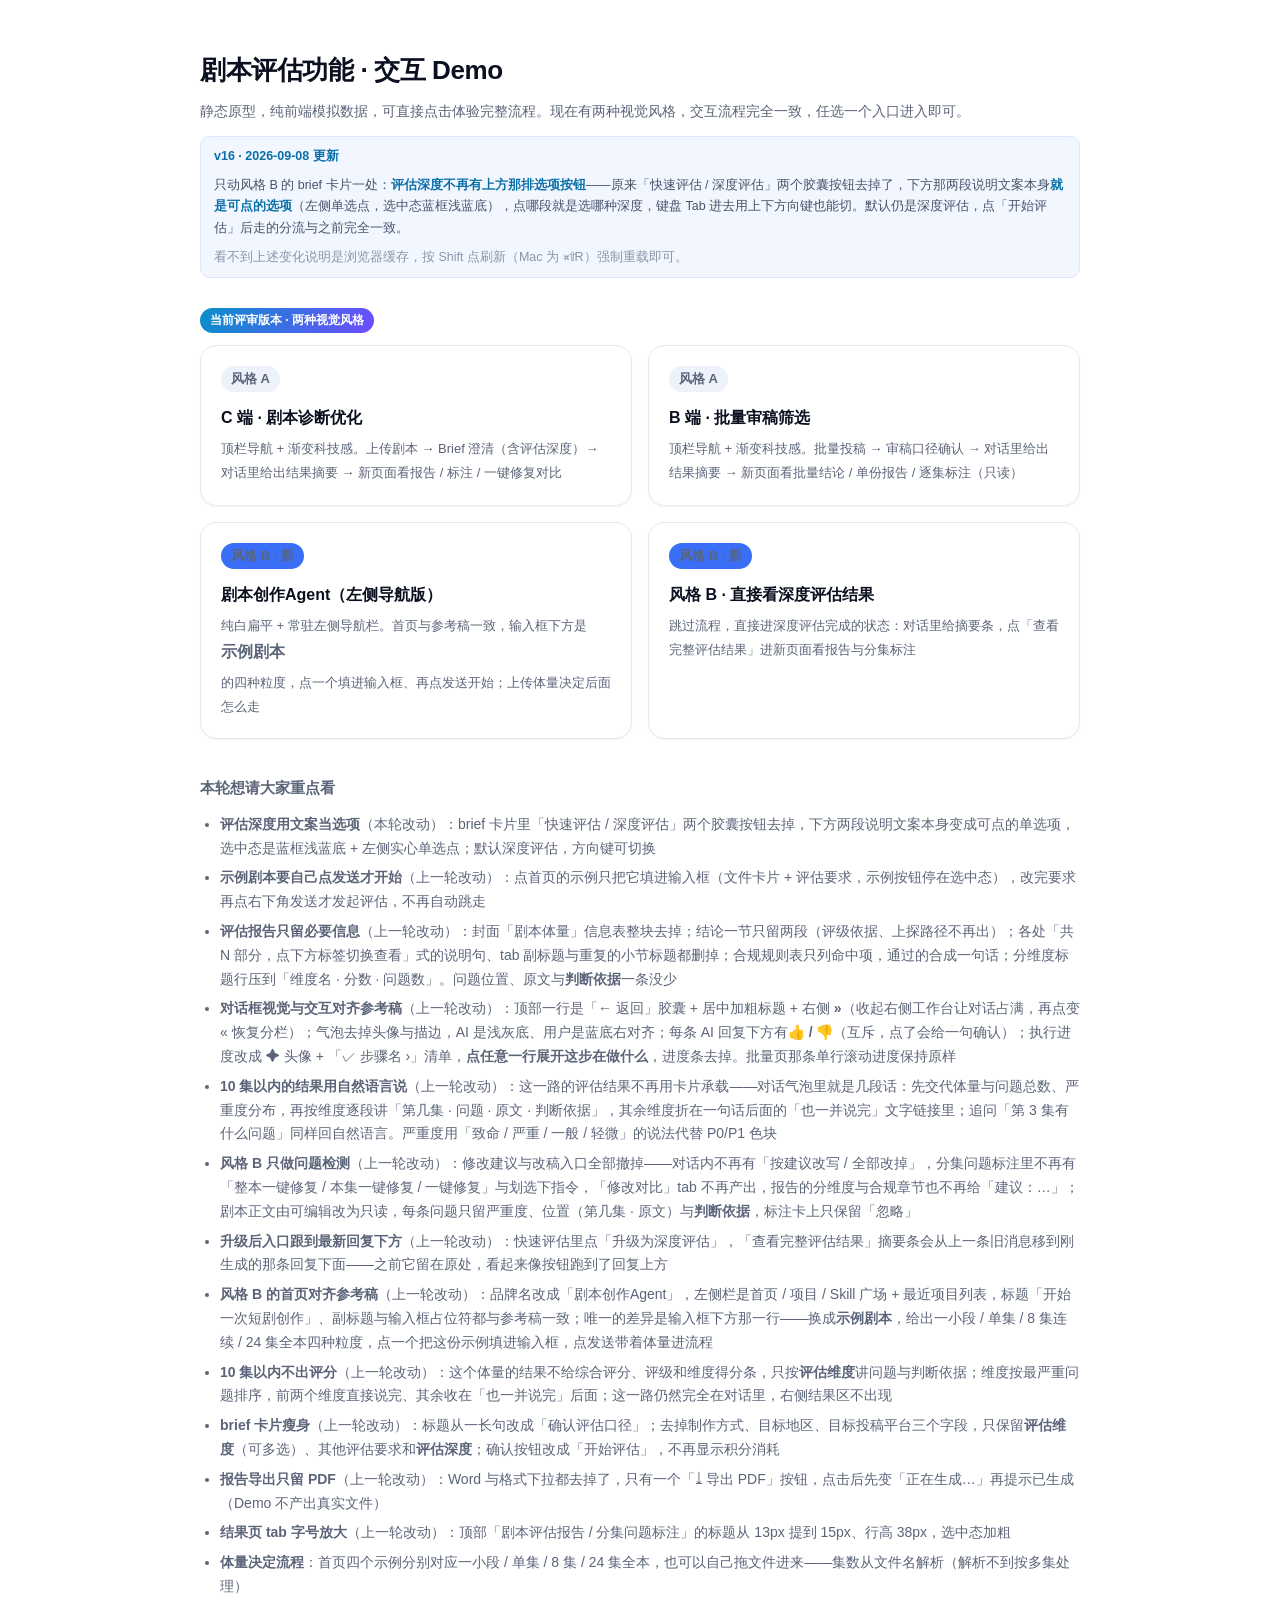
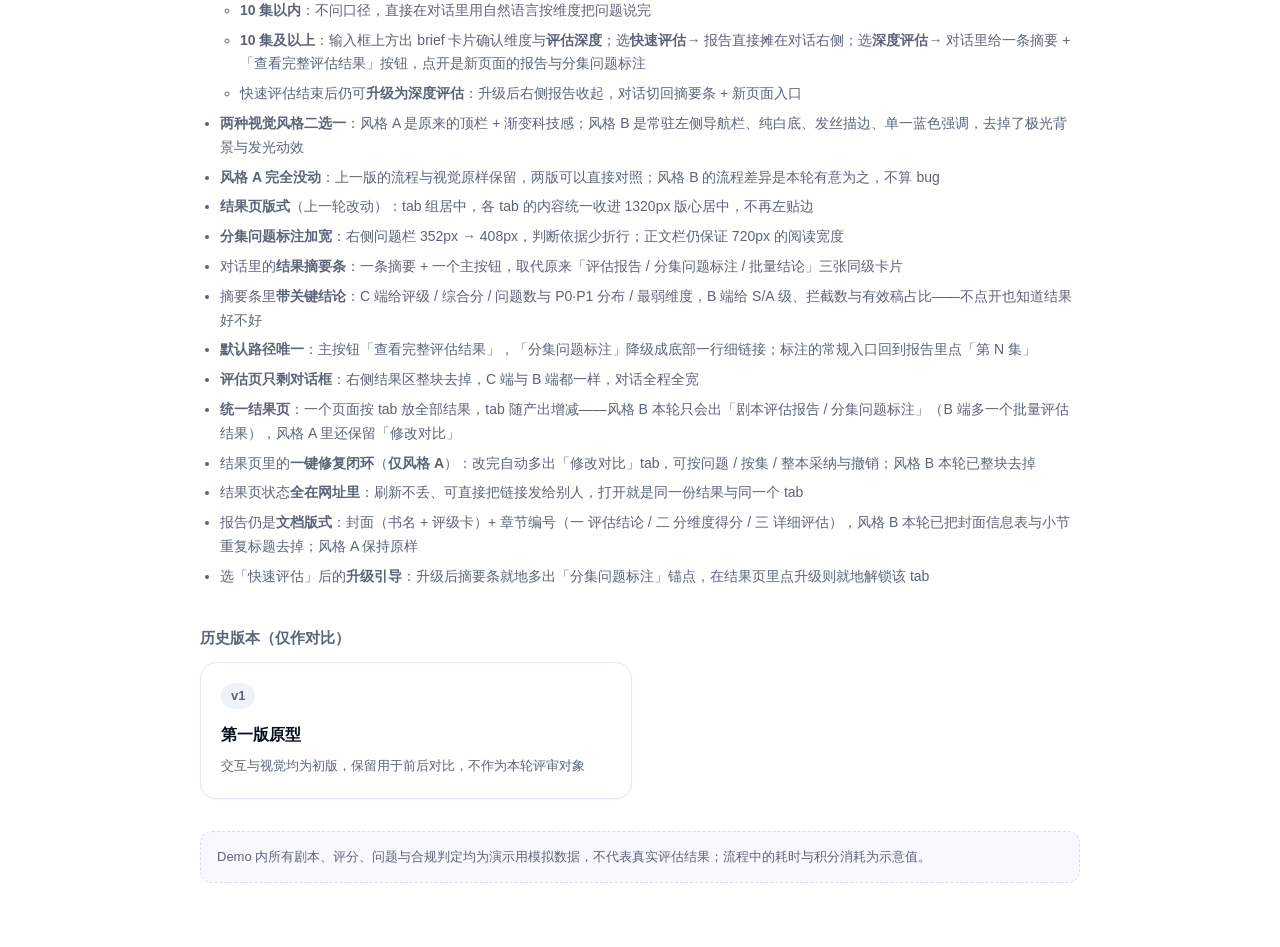
<file: index.html>
<!DOCTYPE html>
<html lang="zh-CN" data-theme="light">
<head>
<meta charset="utf-8">
<meta name="viewport" content="width=device-width, initial-scale=1">
<meta name="robots" content="noindex, nofollow">
<title>剧本评估功能 · 交互 Demo（评审用）</title>
<style>
  * { box-sizing: border-box; }
  body { margin: 0; padding: 48px 24px 64px; background: #fff; color: #0b1020;
    font: 14px/1.7 -apple-system, "PingFang SC", "Microsoft YaHei", sans-serif; }
  .wrap { max-width: 880px; margin: 0 auto; }
  h1 { font-size: 26px; margin: 0 0 8px; letter-spacing: -.4px; }
  .sub { color: #5b6478; margin: 0 0 32px; }
  .grid { display: grid; grid-template-columns: 1fr 1fr; gap: 16px; }
  .card { display: block; padding: 20px; border: 1px solid #e3e8f4; border-radius: 16px;
    text-decoration: none; color: inherit; background: #fff;
    box-shadow: 0 1px 2px rgba(16, 28, 60, .04); transition: .18s; }
  .card:hover { border-color: #0a8fc9; box-shadow: 0 8px 24px rgba(10, 143, 201, .12);
    transform: translateY(-2px); }
  .card b { display: block; font-size: 16px; margin-bottom: 6px; }
  .card span { color: #5b6478; font-size: 13px; }
  .tag { display: inline-block; margin-bottom: 12px; padding: 2px 10px; border-radius: 999px;
    font-size: 12px; font-weight: 600; color: #fff;
    background: linear-gradient(115deg, #0a8fc9, #6d4dff); }
  .tag.plain { background: #eef2fb; color: #5b6478; }
  .tag.b { background: #3b6ef6; }
  h2 { font-size: 15px; margin: 36px 0 12px; color: #5b6478; font-weight: 600; }
  ul { margin: 0; padding-left: 20px; color: #5b6478; }
  li { margin-bottom: 6px; }
  .note { margin-top: 32px; padding: 14px 16px; border-radius: 12px;
    background: #f7f9fe; border: 1px dashed #d5ddef; color: #5b6478; font-size: 13px; }
  .ver { display: flex; flex-wrap: wrap; align-items: baseline; gap: 8px;
    margin: -20px 0 30px; padding: 9px 13px; border-radius: 10px;
    background: #f2f7ff; border: 1px solid #dce7fb; color: #47526a; font-size: 12.5px; }
  .ver b { font-size: 12.5px; color: #0a6fa8; }
  .ver i { font-style: normal; color: #8b94a8; }
  @media (max-width: 720px) { .grid { grid-template-columns: 1fr; } }
</style>
</head>
<body>
<div class="wrap">
  <h1>剧本评估功能 · 交互 Demo</h1>
  <p class="sub">静态原型，纯前端模拟数据，可直接点击体验完整流程。现在有两种视觉风格，交互流程完全一致，任选一个入口进入即可。</p>

  <p class="ver"><b>v16 · 2026-09-08 更新</b>
    <span>只动风格 B 的 brief 卡片一处：<b>评估深度不再有上方那排选项按钮</b>——原来「快速评估 / 深度评估」两个胶囊按钮去掉了，下方那两段说明文案本身<b>就是可点的选项</b>（左侧单选点，选中态蓝框浅蓝底），点哪段就是选哪种深度，键盘 Tab 进去用上下方向键也能切。默认仍是深度评估，点「开始评估」后走的分流与之前完全一致。</span>
    <i>看不到上述变化说明是浏览器缓存，按 Shift 点刷新（Mac 为 ⌘⇧R）强制重载即可。</i></p>

  <span class="tag">当前评审版本 · 两种视觉风格</span>
  <div class="grid">
    <a class="card" href="neo/index.html">
      <span class="tag plain">风格 A</span>
      <b>C 端 · 剧本诊断优化</b>
      <span>顶栏导航 + 渐变科技感。上传剧本 → Brief 澄清（含评估深度）→ 对话里给出结果摘要 → 新页面看报告 / 标注 / 一键修复对比</span>
    </a>
    <a class="card" href="neo/batch.html">
      <span class="tag plain">风格 A</span>
      <b>B 端 · 批量审稿筛选</b>
      <span>顶栏导航 + 渐变科技感。批量投稿 → 审稿口径确认 → 对话里给出结果摘要 → 新页面看批量结论 / 单份报告 / 逐集标注（只读）</span>
    </a>
    <a class="card" href="flat/index.html">
      <span class="tag b">风格 B · 新</span>
      <b>剧本创作Agent（左侧导航版）</b>
      <span>纯白扁平 + 常驻左侧导航栏。首页与参考稿一致，输入框下方是<b>示例剧本</b>的四种粒度，点一个填进输入框、再点发送开始；上传体量决定后面怎么走</span>
    </a>
    <a class="card" href="flat/diagnose.html?stage=result">
      <span class="tag b">风格 B · 新</span>
      <b>风格 B · 直接看深度评估结果</b>
      <span>跳过流程，直接进深度评估完成的状态：对话里给摘要条，点「查看完整评估结果」进新页面看报告与分集标注</span>
    </a>
  </div>

  <h2>本轮想请大家重点看</h2>
  <ul>
    <li><b>评估深度用文案当选项</b>（本轮改动）：brief 卡片里「快速评估 / 深度评估」两个胶囊按钮去掉，下方两段说明文案本身变成可点的单选项，选中态是蓝框浅蓝底 + 左侧实心单选点；默认深度评估，方向键可切换</li>
    <li><b>示例剧本要自己点发送才开始</b>（上一轮改动）：点首页的示例只把它填进输入框（文件卡片 + 评估要求，示例按钮停在选中态），改完要求再点右下角发送才发起评估，不再自动跳走</li>
    <li><b>评估报告只留必要信息</b>（上一轮改动）：封面「剧本体量」信息表整块去掉；结论一节只留两段（评级依据、上探路径不再出）；各处「共 N 部分，点下方标签切换查看」式的说明句、tab 副标题与重复的小节标题都删掉；合规规则表只列命中项，通过的合成一句话；分维度标题行压到「维度名 · 分数 · 问题数」。问题位置、原文与<b>判断依据</b>一条没少</li>
    <li><b>对话框视觉与交互对齐参考稿</b>（上一轮改动）：顶部一行是「← 返回」胶囊 + 居中加粗标题 + 右侧 <b>»</b>（收起右侧工作台让对话占满，再点变 « 恢复分栏）；气泡去掉头像与描边，AI 是浅灰底、用户是蓝底右对齐；每条 AI 回复下方有<b>👍 / 👎</b>（互斥，点了会给一句确认）；执行进度改成 ✦ 头像 + 「✓ 步骤名 ›」清单，<b>点任意一行展开这步在做什么</b>，进度条去掉。批量页那条单行滚动进度保持原样</li>
    <li><b>10 集以内的结果用自然语言说</b>（上一轮改动）：这一路的评估结果不再用卡片承载——对话气泡里就是几段话：先交代体量与问题总数、严重度分布，再按维度逐段讲「第几集 · 问题 · 原文 · 判断依据」，其余维度折在一句话后面的「也一并说完」文字链接里；追问「第 3 集有什么问题」同样回自然语言。严重度用「致命 / 严重 / 一般 / 轻微」的说法代替 P0/P1 色块</li>
    <li><b>风格 B 只做问题检测</b>（上一轮改动）：修改建议与改稿入口全部撤掉——对话内不再有「按建议改写 / 全部改掉」，分集问题标注里不再有「整本一键修复 / 本集一键修复 / 一键修复」与划选下指令，「修改对比」tab 不再产出，报告的分维度与合规章节也不再给「建议：…」；剧本正文由可编辑改为只读，每条问题只留严重度、位置（第几集 · 原文）与<b>判断依据</b>，标注卡上只保留「忽略」</li>
    <li><b>升级后入口跟到最新回复下方</b>（上一轮改动）：快速评估里点「升级为深度评估」，「查看完整评估结果」摘要条会从上一条旧消息移到刚生成的那条回复下面——之前它留在原处，看起来像按钮跑到了回复上方</li>
    <li><b>风格 B 的首页对齐参考稿</b>（上一轮改动）：品牌名改成「剧本创作Agent」，左侧栏是首页 / 项目 / Skill 广场 + 最近项目列表，标题「开始一次短剧创作」、副标题与输入框占位符都与参考稿一致；唯一的差异是输入框下方那一行——换成<b>示例剧本</b>，给出一小段 / 单集 / 8 集连续 / 24 集全本四种粒度，点一个把这份示例填进输入框，点发送带着体量进流程</li>
    <li><b>10 集以内不出评分</b>（上一轮改动）：这个体量的结果不给综合评分、评级和维度得分条，只按<b>评估维度</b>讲问题与判断依据；维度按最严重问题排序，前两个维度直接说完、其余收在「也一并说完」后面；这一路仍然完全在对话里，右侧结果区不出现</li>
    <li><b>brief 卡片瘦身</b>（上一轮改动）：标题从一长句改成「确认评估口径」；去掉制作方式、目标地区、目标投稿平台三个字段，只保留<b>评估维度</b>（可多选）、其他评估要求和<b>评估深度</b>；确认按钮改成「开始评估」，不再显示积分消耗</li>
    <li><b>报告导出只留 PDF</b>（上一轮改动）：Word 与格式下拉都去掉了，只有一个「⤓ 导出 PDF」按钮，点击后先变「正在生成…」再提示已生成（Demo 不产出真实文件）</li>
    <li><b>结果页 tab 字号放大</b>（上一轮改动）：顶部「剧本评估报告 / 分集问题标注」的标题从 13px 提到 15px、行高 38px，选中态加粗</li>
    <li><b>体量决定流程</b>：首页四个示例分别对应一小段 / 单集 / 8 集 / 24 集全本，也可以自己拖文件进来——集数从文件名解析（解析不到按多集处理）
      <ul>
        <li><b>10 集以内</b>：不问口径，直接在对话里用自然语言按维度把问题说完</li>
        <li><b>10 集及以上</b>：输入框上方出 brief 卡片确认维度与<b>评估深度</b>；选<b>快速评估</b>→ 报告直接摊在对话右侧；选<b>深度评估</b>→ 对话里给一条摘要 + 「查看完整评估结果」按钮，点开是新页面的报告与分集问题标注</li>
        <li>快速评估结束后仍可<b>升级为深度评估</b>：升级后右侧报告收起，对话切回摘要条 + 新页面入口</li>
      </ul>
    </li>
    <li><b>两种视觉风格二选一</b>：风格 A 是原来的顶栏 + 渐变科技感；风格 B 是常驻左侧导航栏、纯白底、发丝描边、单一蓝色强调，去掉了极光背景与发光动效</li>
    <li><b>风格 A 完全没动</b>：上一版的流程与视觉原样保留，两版可以直接对照；风格 B 的流程差异是本轮有意为之，不算 bug</li>
    <li><b>结果页版式</b>（上一轮改动）：tab 组居中，各 tab 的内容统一收进 1320px 版心居中，不再左贴边</li>
    <li><b>分集问题标注加宽</b>：右侧问题栏 352px → 408px，判断依据少折行；正文栏仍保证 720px 的阅读宽度</li>
    <li>对话里的<b>结果摘要条</b>：一条摘要 + 一个主按钮，取代原来「评估报告 / 分集问题标注 / 批量结论」三张同级卡片</li>
    <li>摘要条里<b>带关键结论</b>：C 端给评级 / 综合分 / 问题数与 P0·P1 分布 / 最弱维度，B 端给 S/A 级、拦截数与有效稿占比——不点开也知道结果好不好</li>
    <li><b>默认路径唯一</b>：主按钮「查看完整评估结果」，「分集问题标注」降级成底部一行细链接；标注的常规入口回到报告里点「第 N 集」</li>
    <li><b>评估页只剩对话框</b>：右侧结果区整块去掉，C 端与 B 端都一样，对话全程全宽</li>
    <li><b>统一结果页</b>：一个页面按 tab 放全部结果，tab 随产出增减——风格 B 本轮只会出「剧本评估报告 / 分集问题标注」（B 端多一个批量评估结果），风格 A 里还保留「修改对比」</li>
    <li>结果页里的<b>一键修复闭环</b>（<b>仅风格 A</b>）：改完自动多出「修改对比」tab，可按问题 / 按集 / 整本采纳与撤销；风格 B 本轮已整块去掉</li>
    <li>结果页状态<b>全在网址里</b>：刷新不丢、可直接把链接发给别人，打开就是同一份结果与同一个 tab</li>
    <li>报告仍是<b>文档版式</b>：封面（书名 + 评级卡）+ 章节编号（一 评估结论 / 二 分维度得分 / 三 详细评估），风格 B 本轮已把封面信息表与小节重复标题去掉；风格 A 保持原样</li>
    <li>选「快速评估」后的<b>升级引导</b>：升级后摘要条就地多出「分集问题标注」锚点，在结果页里点升级则就地解锁该 tab</li>
  </ul>

  <h2>历史版本（仅作对比）</h2>
  <div class="grid">
    <a class="card" href="v1.html">
      <span class="tag plain">v1</span>
      <b>第一版原型</b>
      <span>交互与视觉均为初版，保留用于前后对比，不作为本轮评审对象</span>
    </a>
  </div>

  <div class="note">
    Demo 内所有剧本、评分、问题与合规判定均为演示用模拟数据，不代表真实评估结果；流程中的耗时与积分消耗为示意值。
  </div>
</div>
</body>
</html>
</file>
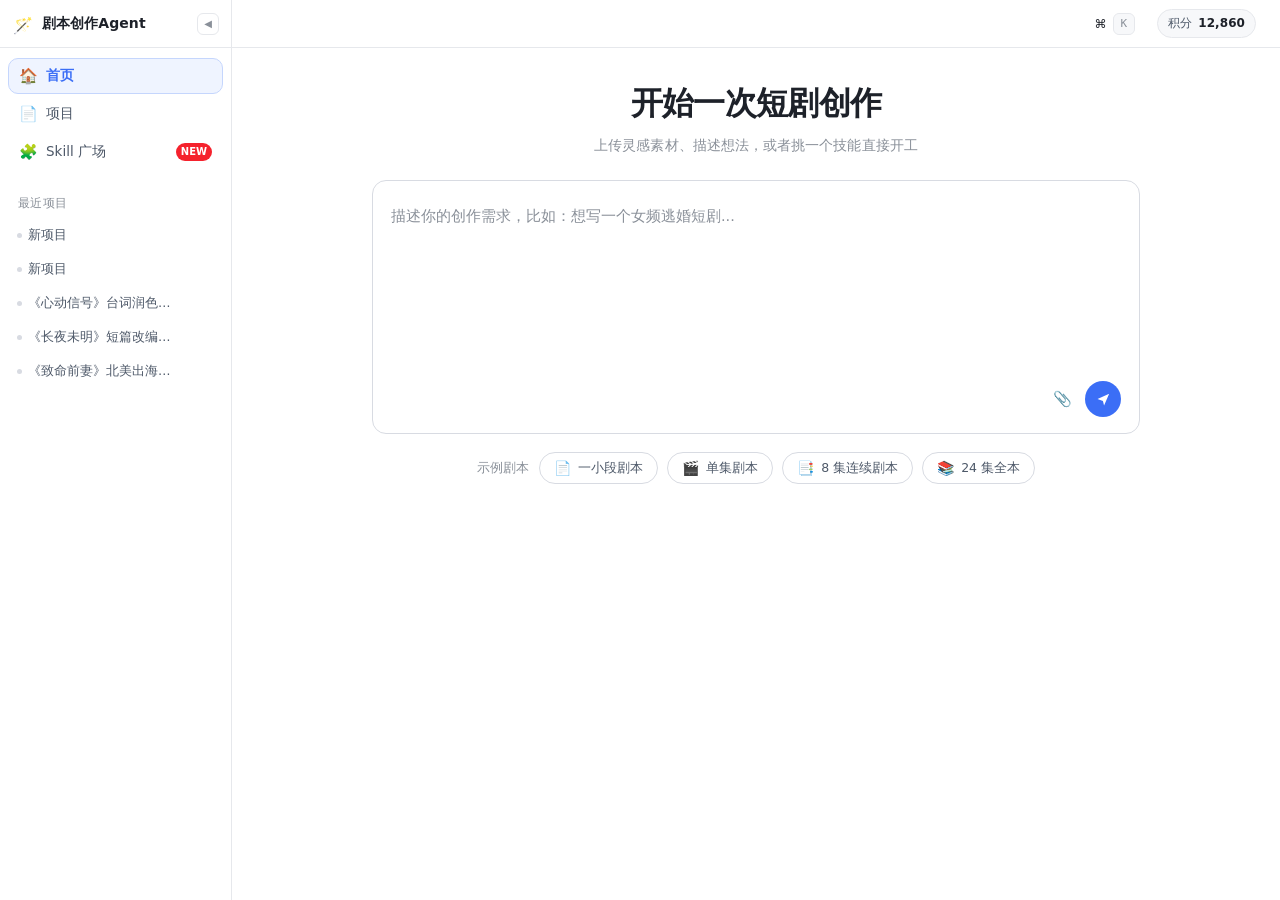
<file: flat/index.html>
<!DOCTYPE html>
<html lang="zh-CN">
<head>
<meta charset="utf-8">
<meta name="viewport" content="width=device-width, initial-scale=1">
<title>剧本创作Agent</title>
<!-- 视觉风格 B：首页 1:1 复刻参考稿，仅把输入框下方那一行换成「示例剧本」 -->
<link rel="stylesheet" href="../css/tokens.css">
<link rel="stylesheet" href="../css/base.css">
<link rel="stylesheet" href="../css/eval.css">
<link rel="stylesheet" href="../neo/neo.css">
<link rel="stylesheet" href="flat.css">
</head>
<body data-page="home" data-nav="entry">
<aside class="sbar" id="sbar">
  <div class="sb-top">
    <span class="sb-logo plain">🪄</span>
    <b class="sb-name">剧本创作Agent</b>
    <button class="sb-fold" id="sbFold" type="button" title="收起侧栏">◀</button>
  </div>
  <nav class="sb-nav">
    <a class="sb-item" data-nav="entry" href="index.html"><i>🏠</i><span>首页</span></a>
    <button class="sb-item" type="button" data-soon="项目管理为后续规划，Demo 中未开放"><i>📄</i><span>项目</span></button>
    <button class="sb-item" type="button" data-soon="Skill 广场为后续规划，Demo 中未开放"><i>🧩</i><span>Skill 广场</span><em class="sb-new">NEW</em></button>
  </nav>
  <div class="sb-grp">最近项目</div>
  <div class="sb-recent">
    <button class="sb-rec" type="button" data-soon="Demo 只打通了剧本评估，这个项目未展开">新项目</button>
    <button class="sb-rec" type="button" data-soon="Demo 只打通了剧本评估，这个项目未展开">新项目</button>
    <button class="sb-rec" type="button" data-soon="Demo 只打通了剧本评估，这个项目未展开">《心动信号》台词润色…</button>
    <button class="sb-rec" type="button" data-soon="Demo 只打通了剧本评估，这个项目未展开">《长夜未明》短篇改编…</button>
    <button class="sb-rec" type="button" data-soon="Demo 只打通了剧本评估，这个项目未展开">《致命前妻》北美出海…</button>
  </div>
</aside>

<header id="topbar"></header>

<main class="entry">
  <div class="entry-hero">
    <h1>开始一次短剧创作</h1>
    <div class="hero-sub">上传灵感素材、描述想法，或者挑一个技能直接开工</div>
  </div>

  <div class="card composer-card composer-uni" id="uniBox">
    <div class="uni-top">
      <textarea id="reqInput" rows="6"
        placeholder="描述你的创作需求，比如：想写一个女频逃婚短剧..."></textarea>
    </div>
    <input type="file" id="filePicker" hidden
           accept=".pdf,.doc,.docx,.txt,application/pdf,application/msword,text/plain">
    <div class="file-row">
      <div class="file-list" id="fileList"></div>
      <span class="hint-inline" id="fileStat"></span>
    </div>
    <div class="composer-foot">
      <span class="spacer"></span>
      <button type="button" class="attach-btn" id="dropzone" title="添加剧本文件（也可直接拖进输入框）"
              aria-label="添加剧本文件">📎</button>
      <button class="btn btn-primary send-btn" id="startBtn" type="button"
              title="发起评估" aria-label="发起评估">
        <svg viewBox="0 0 24 24" aria-hidden="true" focusable="false"><path d="M3.6 11.2 20 4 12.8 20.4l-1.6-6.4-7.6-2.8Z"/></svg>
      </button>
    </div>
  </div>

  <div class="skill-row">
    <span class="sr-hint">示例剧本</span>
    <div class="samp-row" id="sampRow">
      <button class="samp" type="button" data-samp="seg"><i>📄</i><span>一小段剧本</span></button>
      <button class="samp" type="button" data-samp="one"><i>🎬</i><span>单集剧本</span></button>
      <button class="samp" type="button" data-samp="few"><i>📑</i><span>8 集连续剧本</span></button>
      <button class="samp" type="button" data-samp="full"><i>📚</i><span>24 集全本</span></button>
    </div>
  </div>
</main>

<script src="../js/mock.js"></script>
<script src="../js/ui.js"></script>
<script src="../neo/neo.js"></script>
<script src="home.js"></script>
<script src="flat.js"></script>
</body>
</html>
</file>
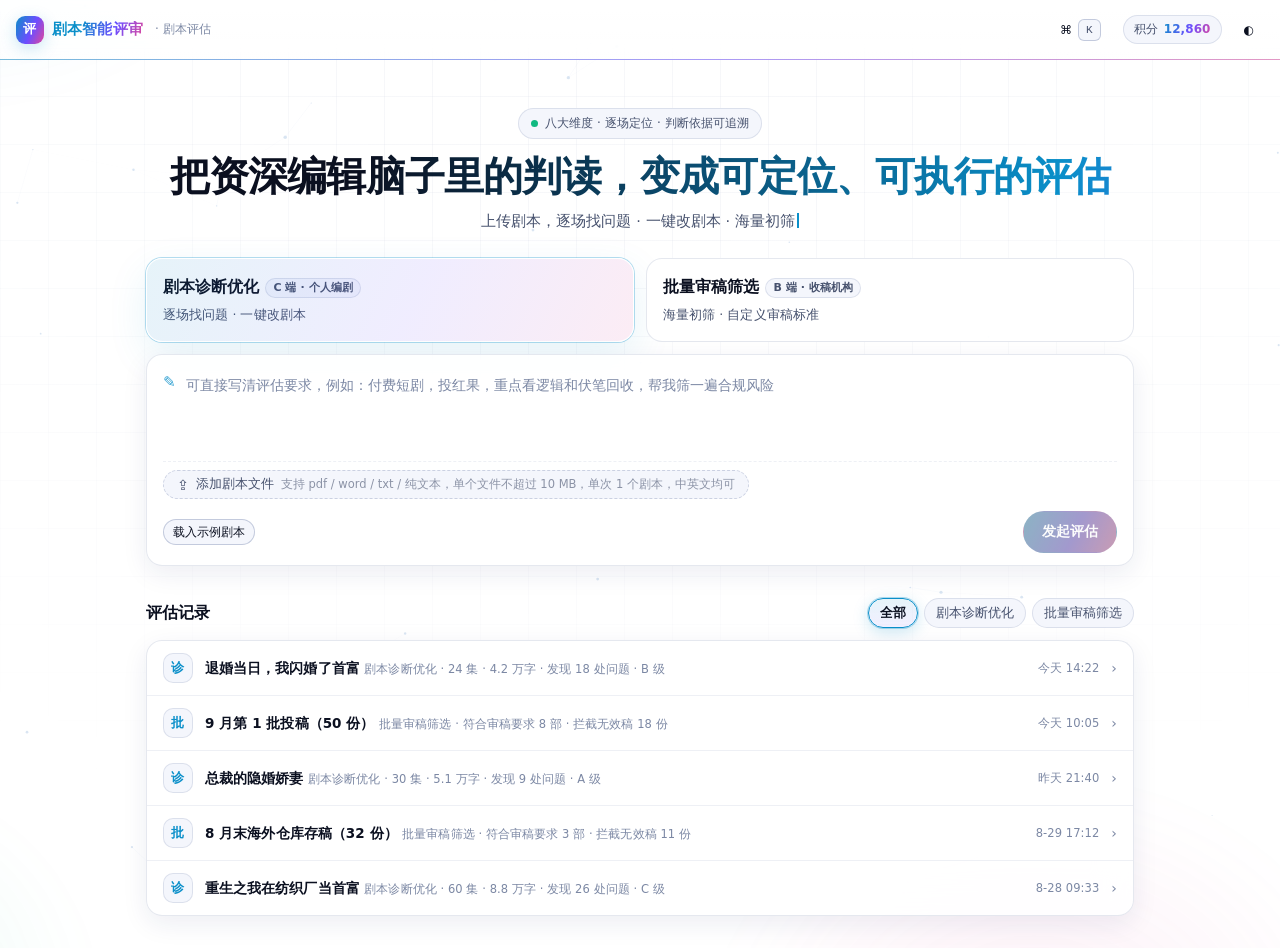
<file: neo/index.html>
<!DOCTYPE html>
<html lang="zh-CN">
<head>
<meta charset="utf-8">
<meta name="viewport" content="width=device-width, initial-scale=1">
<title>剧本评估 · 剧本智能评审 Neo</title>
<link rel="stylesheet" href="../css/tokens.css">
<link rel="stylesheet" href="../css/base.css">
<link rel="stylesheet" href="../css/eval.css">
<link rel="stylesheet" href="neo.css">
</head>
<body data-page="entry">
<header id="topbar"></header>

<main class="entry">
  <div class="entry-hero">
    <div class="neo-kicker"><i class="pulse"></i> 八大维度 · 逐场定位 · 判断依据可追溯</div>
    <h1>把资深编辑脑子里的判读，变成可定位、可执行的评估</h1>
    <p>上传剧本，逐场找问题 · 一键改剧本 · 海量初筛</p>
  </div>

  <div class="mode-tabs" role="tablist" aria-label="评估模式">
    <div class="mode-tab" role="tab" aria-selected="true" data-mode="diagnose" tabindex="0">
      <div class="mt-title">剧本诊断优化 <span class="tag">C 端 · 个人编剧</span></div>
      <div class="mt-sub">逐场找问题 · 一键改剧本</div>
      <span class="mt-go">→</span>
    </div>
    <div class="mode-tab" role="tab" aria-selected="false" data-mode="batch" tabindex="0">
      <div class="mt-title">批量审稿筛选 <span class="tag">B 端 · 收稿机构</span></div>
      <div class="mt-sub">海量初筛 · 自定义审稿标准</div>
      <span class="mt-go">→</span>
    </div>
  </div>

  <div class="card composer-card composer-uni" id="uniBox">
    <div class="uni-top">
      <span class="uni-ico">✎</span>
      <textarea id="reqInput" rows="3"></textarea>
    </div>
    <input type="file" id="filePicker" multiple hidden
           accept=".pdf,.doc,.docx,.txt,application/pdf,application/msword,text/plain">
    <div class="file-list" id="fileList"></div>
    <div class="uni-attach">
      <button type="button" class="attach-btn" id="dropzone">
        <span class="dz-icon">⇪</span>
        <span class="dz-main">添加剧本文件</span>
        <span class="dz-hint" id="dzHint"></span>
      </button>
    </div>
    <div class="composer-foot">
      <button class="btn btn-sm" id="loadSample">载入示例</button>
      <span class="hint-inline" id="fileStat"></span>
      <span class="spacer"></span>
      <span class="cost" id="costHint"></span>
      <button class="btn btn-primary btn-lg" id="startBtn">发起评估</button>
    </div>
  </div>

  <div class="records">
    <div class="records-head">
      <h2>评估记录</h2>
      <span class="spacer"></span>
      <div class="chip-row" id="recFilter">
        <button type="button" class="chip" aria-pressed="true" data-v="all">全部</button>
        <button type="button" class="chip" aria-pressed="false" data-v="diagnose">剧本诊断优化</button>
        <button type="button" class="chip" aria-pressed="false" data-v="batch">批量审稿筛选</button>
      </div>
    </div>
    <div class="card"><div id="recList"></div></div>
  </div>
</main>

<script src="../js/mock.js"></script>
<script src="../js/ui.js"></script>
<script src="neo.js"></script>
<script src="../js/entry.js"></script>
</body>
</html>
</file>
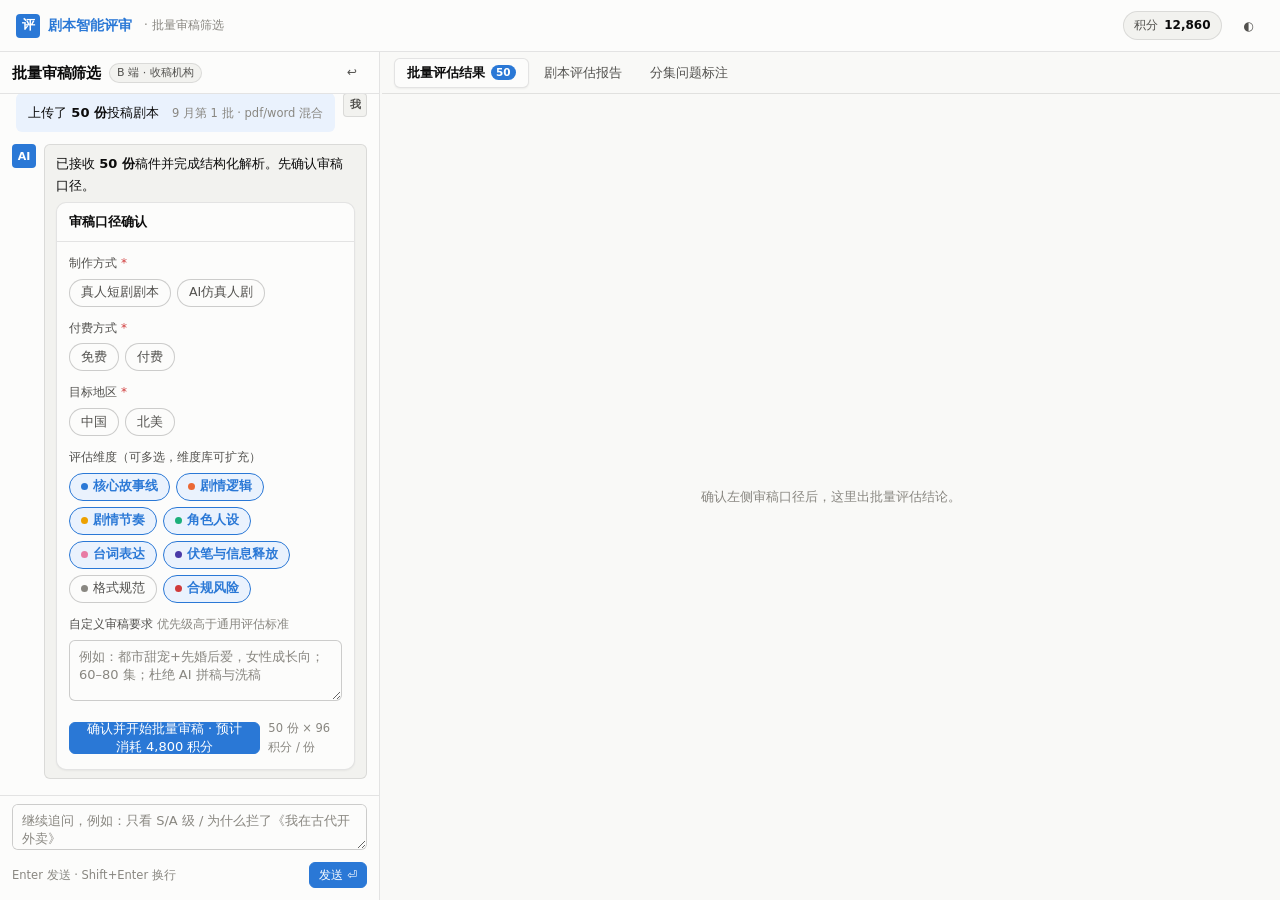
<file: batch.html>
<!DOCTYPE html>
<html lang="zh-CN">
<head>
<meta charset="utf-8">
<meta name="viewport" content="width=device-width, initial-scale=1">
<title>批量审稿筛选 · 剧本智能评审</title>
<link rel="stylesheet" href="css/tokens.css">
<link rel="stylesheet" href="css/base.css">
<link rel="stylesheet" href="css/eval.css">
</head>
<body>
<header id="topbar"></header>

<div class="studio">
  <aside class="pane pane-chat" id="paneChat">
    <div class="pane-head">
      <h3>批量审稿筛选</h3>
      <span class="tag">B 端 · 收稿机构</span>
      <span class="spacer"></span>
      <a class="btn btn-ghost btn-sm" href="index.html" title="返回入口">↩</a>
    </div>
    <div class="pane-body"><div class="chat-scroll" id="chatScroll"></div></div>
    <div class="composer">
      <textarea id="chatInput" rows="2" placeholder="继续追问，例如：只看 S/A 级 / 为什么拦了《我在古代开外卖》"></textarea>
      <div class="composer-bar">
        <span class="hint-inline" id="chatHint"></span>
        <span class="spacer"></span>
        <button class="btn btn-primary btn-sm" id="sendBtn" type="button">发送 ⏎</button>
      </div>
    </div>
  </aside>

  <div class="splitter" id="splitter" role="separator" aria-orientation="vertical" title="拖拽调整宽度，双击复位"></div>

  <main class="pane pane-work">
    <div class="pane-head">
      <div class="wtabs" role="tablist" aria-label="工作台" id="wtabs">
        <button class="wtab" role="tab" aria-selected="true" data-panel="panelBatch">
          批量评估结果 <span class="cnt" id="tabBatchCnt">50</span></button>
        <button class="wtab" role="tab" aria-selected="false" data-panel="panelReport">剧本评估报告</button>
        <button class="wtab" role="tab" aria-selected="false" data-panel="panelAnnot">分集问题标注</button>
      </div>
      <span class="spacer"></span>
      <span class="hint-inline" id="workMeta"></span>
    </div>
    <div class="pane-body" id="workBody" style="display:flex;flex-direction:column">
      <div class="work-panel active" id="panelBatch"></div>
      <div class="work-panel" id="panelReport">
        <div class="annot-bar">
          <span class="lb">选择剧本</span>
          <select id="repPick"></select>
          <span class="spacer"></span>
          <span class="hint-inline">Demo 中各剧本的报告明细复用同一份示例数据</span>
        </div>
        <div id="repHost" style="flex:1;min-height:0;overflow:auto"></div>
      </div>
      <div class="work-panel" id="panelAnnot">
        <div class="annot-bar">
          <span class="lb">选择剧本</span>
          <select id="annotPick"></select>
          <span class="spacer"></span>
          <span class="hint-inline">B 端只读标注：给出问题与判断依据，不做 AI 改写</span>
        </div>
        <div id="annotHost" style="flex:1;min-height:0;display:flex"></div>
      </div>
    </div>
  </main>
</div>

<script src="js/mock.js"></script>
<script src="js/ui.js"></script>
<script src="js/report.js"></script>
<script src="js/annot.js"></script>
<script src="js/batch.js"></script>
</body>
</html>
</file>
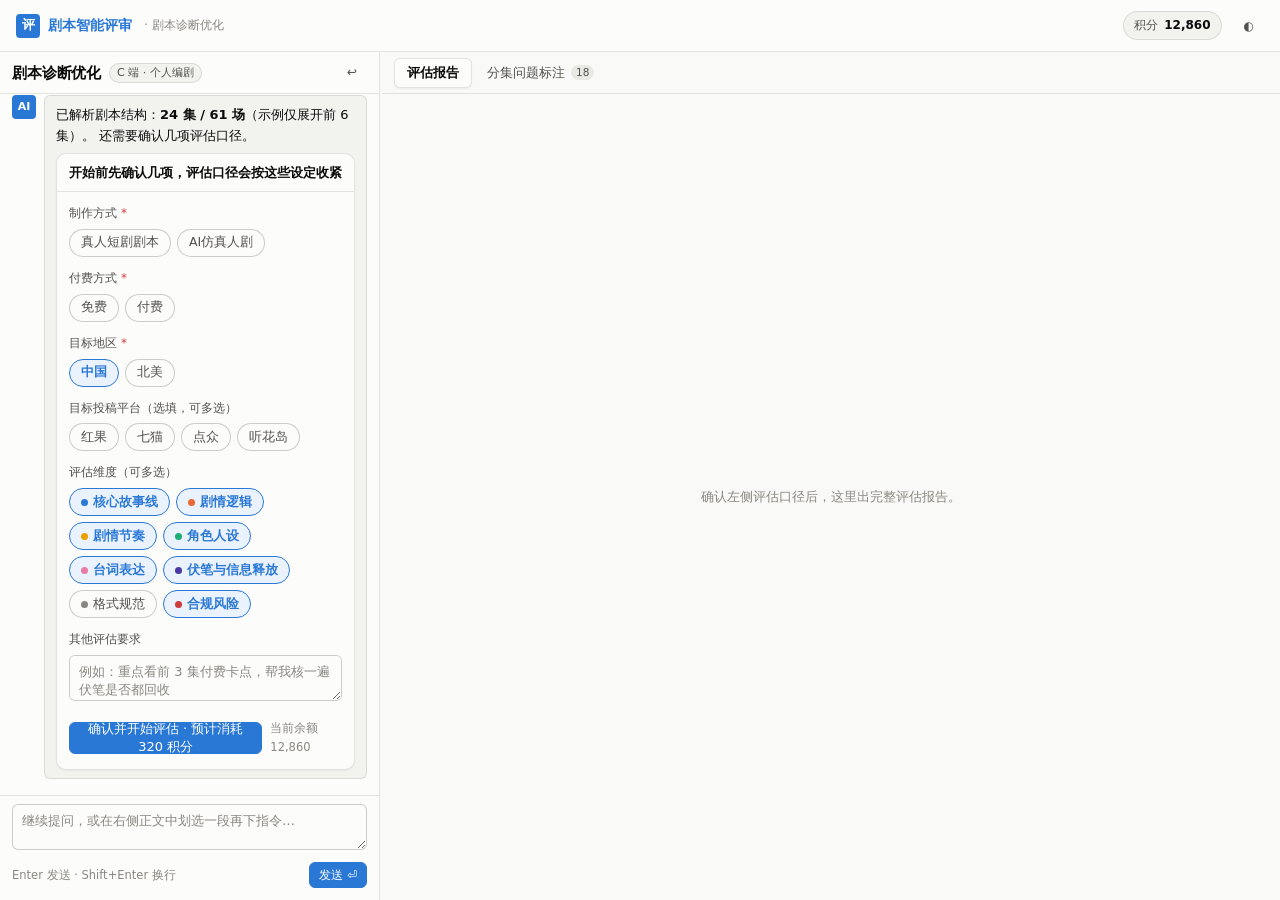
<file: diagnose.html>
<!DOCTYPE html>
<html lang="zh-CN">
<head>
<meta charset="utf-8">
<meta name="viewport" content="width=device-width, initial-scale=1">
<title>剧本诊断优化 · 剧本智能评审</title>
<link rel="stylesheet" href="css/tokens.css">
<link rel="stylesheet" href="css/base.css">
<link rel="stylesheet" href="css/eval.css">
</head>
<body>
<header id="topbar"></header>

<div class="studio">
  <!-- 左：对话（常驻） -->
  <aside class="pane pane-chat" id="paneChat">
    <div class="pane-head">
      <h3>剧本诊断优化</h3>
      <span class="tag">C 端 · 个人编剧</span>
      <span class="spacer"></span>
      <a class="btn btn-ghost btn-sm" href="index.html" title="返回入口">↩</a>
    </div>
    <div class="pane-body"><div class="chat-scroll" id="chatScroll"></div></div>
    <div class="composer">
      <div id="quoteRef"></div>
      <textarea id="chatInput" rows="2" placeholder="继续提问，或在右侧正文中划选一段再下指令…"></textarea>
      <div class="composer-bar">
        <span class="hint-inline" id="chatHint"></span>
        <span class="spacer"></span>
        <button class="btn btn-primary btn-sm" id="sendBtn" type="button">发送 ⏎</button>
      </div>
    </div>
  </aside>

  <div class="splitter" id="splitter" role="separator" aria-orientation="vertical" title="拖拽调整宽度，双击复位"></div>

  <!-- 右：工作台 -->
  <main class="pane pane-work">
    <div class="pane-head">
      <div class="wtabs" role="tablist" aria-label="工作台" id="wtabs">
        <button class="wtab" role="tab" aria-selected="true" data-panel="panelReport">评估报告</button>
        <button class="wtab" role="tab" aria-selected="false" data-panel="panelAnnot">
          分集问题标注 <span class="cnt" id="tabIssueCnt">18</span></button>
        <button class="wtab" role="tab" aria-selected="false" data-panel="panelDiff" id="tabDiff" hidden>
          修改对比 <span class="cnt" id="tabDiffCnt">0</span></button>
      </div>
      <span class="spacer"></span>
      <span class="hint-inline" id="workMeta"></span>
    </div>
    <div class="pane-body" id="workBody" style="display:flex;flex-direction:column">
      <div class="work-panel active" id="panelReport"></div>
      <div class="work-panel" id="panelAnnot"></div>
      <div class="work-panel" id="panelDiff"></div>
    </div>
  </main>
</div>

<script src="js/mock.js"></script>
<script src="js/ui.js"></script>
<script src="js/report.js"></script>
<script src="js/annot.js"></script>
<script src="js/diffview.js"></script>
<script src="js/diagnose.js"></script>
</body>
</html>
</file>
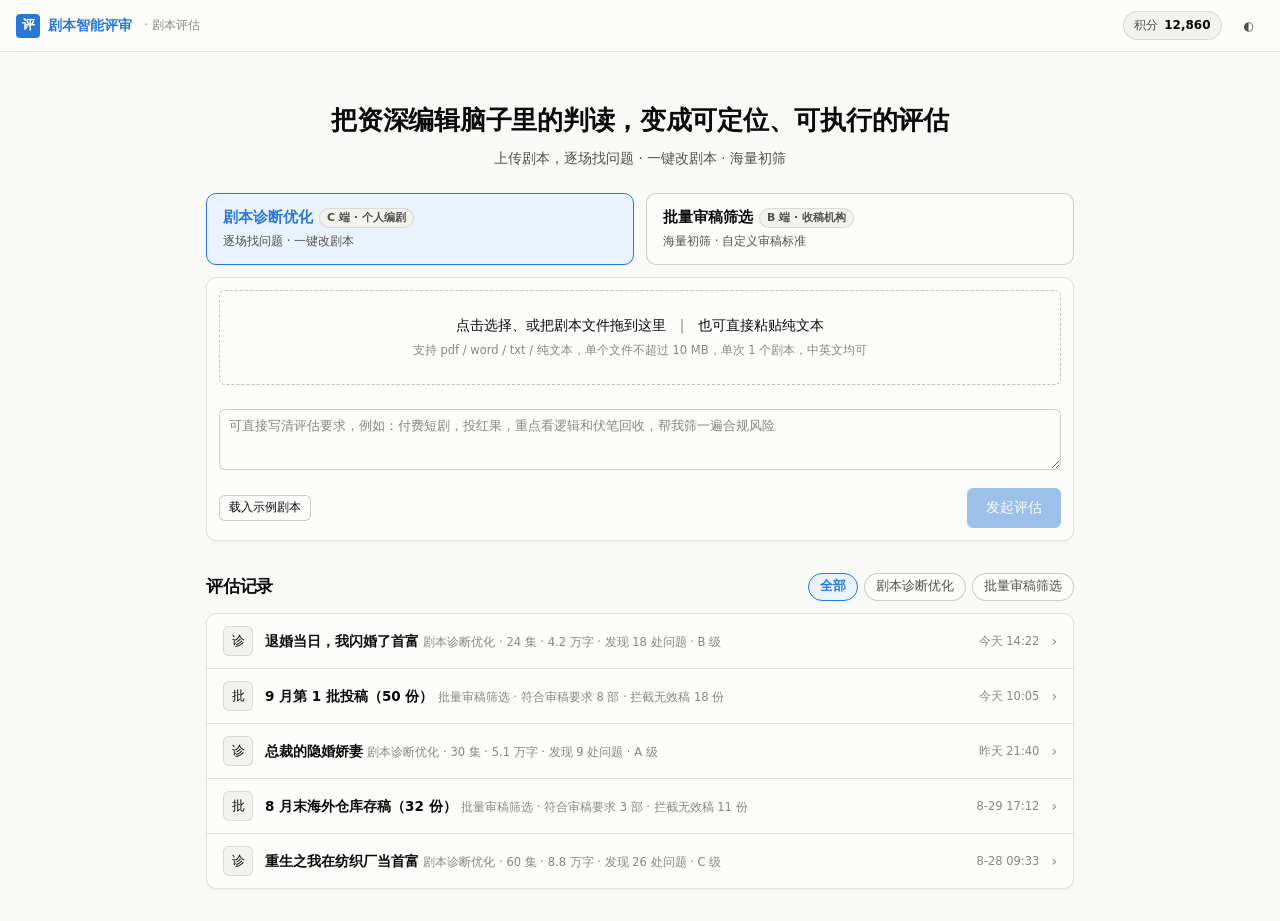
<file: v1.html>
<!DOCTYPE html>
<html lang="zh-CN">
<head>
<meta charset="utf-8">
<meta name="viewport" content="width=device-width, initial-scale=1">
<title>剧本评估 · 剧本智能评审</title>
<link rel="stylesheet" href="css/tokens.css">
<link rel="stylesheet" href="css/base.css">
<link rel="stylesheet" href="css/eval.css">
</head>
<body>
<header id="topbar"></header>

<main class="entry">
  <div class="entry-hero">
    <h1>把资深编辑脑子里的判读，变成可定位、可执行的评估</h1>
    <p>上传剧本，逐场找问题 · 一键改剧本 · 海量初筛</p>
  </div>

  <div class="mode-tabs" role="tablist" aria-label="评估模式">
    <div class="mode-tab" role="tab" aria-selected="true" data-mode="diagnose" tabindex="0">
      <div class="mt-title">剧本诊断优化 <span class="tag">C 端 · 个人编剧</span></div>
      <div class="mt-sub">逐场找问题 · 一键改剧本</div>
    </div>
    <div class="mode-tab" role="tab" aria-selected="false" data-mode="batch" tabindex="0">
      <div class="mt-title">批量审稿筛选 <span class="tag">B 端 · 收稿机构</span></div>
      <div class="mt-sub">海量初筛 · 自定义审稿标准</div>
    </div>
  </div>

  <div class="card composer-card">
    <div class="dropzone" id="dropzone">
      <div class="dz-main">点击选择、或把剧本文件拖到这里　<span class="muted">|</span>　也可直接粘贴纯文本</div>
      <div class="dz-hint" id="dzHint"></div>
    </div>
    <input type="file" id="filePicker" multiple hidden
           accept=".pdf,.doc,.docx,.txt,application/pdf,application/msword,text/plain">
    <div class="file-list" id="fileList"></div>
    <textarea id="reqInput" rows="3" style="margin-top:12px"></textarea>
    <div class="composer-foot">
      <button class="btn btn-sm" id="loadSample">载入示例</button>
      <span class="hint-inline" id="fileStat"></span>
      <span class="spacer"></span>
      <span class="cost" id="costHint"></span>
      <button class="btn btn-primary btn-lg" id="startBtn">发起评估</button>
    </div>
  </div>

  <div class="records">
    <div class="records-head">
      <h2>评估记录</h2>
      <span class="spacer"></span>
      <div class="chip-row" id="recFilter">
        <button type="button" class="chip" aria-pressed="true" data-v="all">全部</button>
        <button type="button" class="chip" aria-pressed="false" data-v="diagnose">剧本诊断优化</button>
        <button type="button" class="chip" aria-pressed="false" data-v="batch">批量审稿筛选</button>
      </div>
    </div>
    <div class="card"><div id="recList"></div></div>
  </div>
</main>

<script src="js/mock.js"></script>
<script src="js/ui.js"></script>
<script src="js/entry.js"></script>
</body>
</html>
</file>
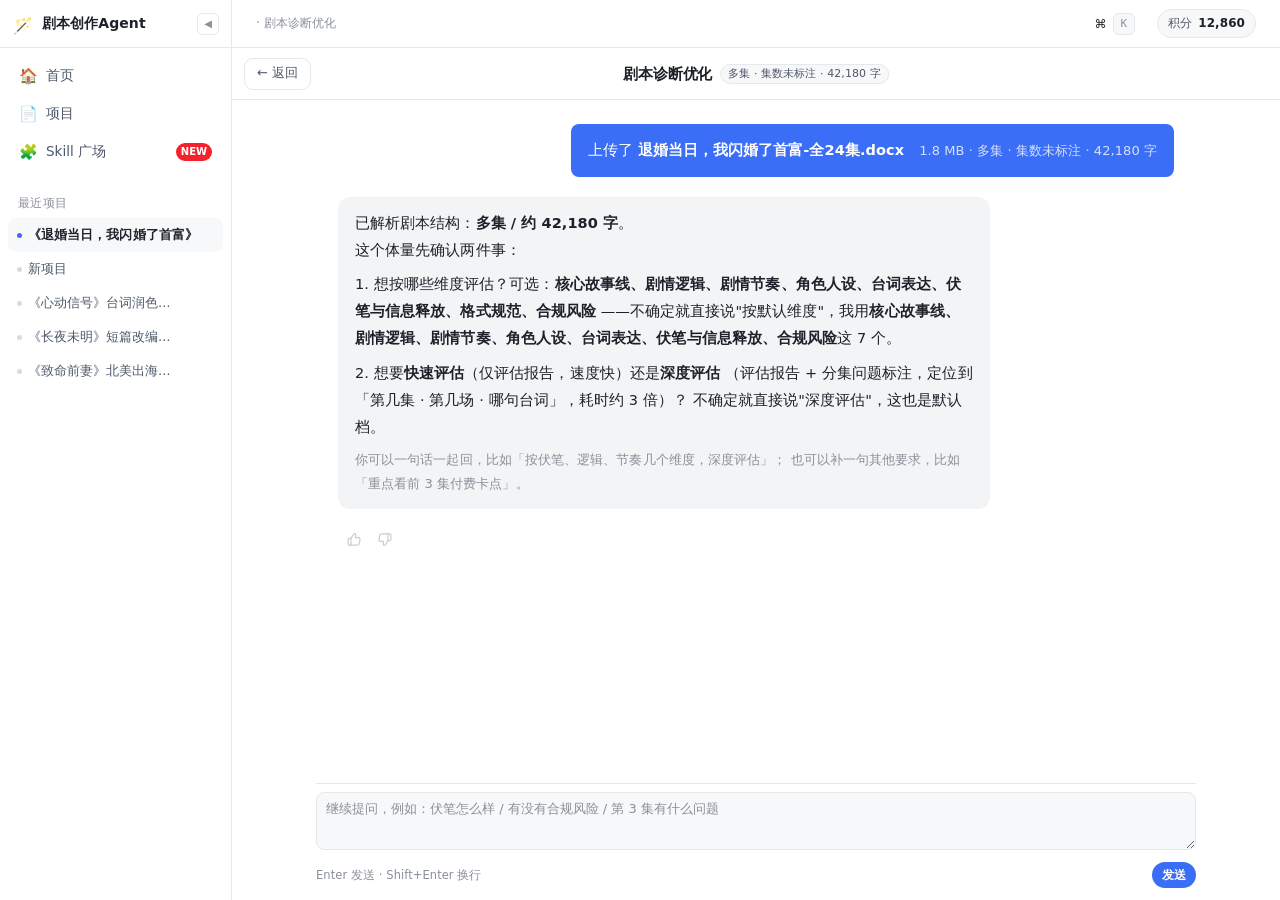
<file: flat/diagnose.html>
<!DOCTYPE html>
<html lang="zh-CN">
<head>
<meta charset="utf-8">
<meta name="viewport" content="width=device-width, initial-scale=1">
<title>剧本诊断优化 · 剧本创作Agent</title>
<link rel="stylesheet" href="../css/tokens.css">
<link rel="stylesheet" href="../css/base.css">
<link rel="stylesheet" href="../css/eval.css">
<link rel="stylesheet" href="../neo/neo.css">
<link rel="stylesheet" href="flat.css">
</head>
<!-- data-page 用 cflow：绕开 neo.js 里针对 v1 diagnose 页的强制隐藏 tab 逻辑，
     本页的 tab 显隐由 flow.js 按「上传体量 + 评估深度」自己决定 -->
<body data-page="cflow" data-nav="diagnose">
<aside class="sbar" id="sbar">
  <div class="sb-top">
    <span class="sb-logo plain">🪄</span>
    <b class="sb-name">剧本创作Agent</b>
    <button class="sb-fold" id="sbFold" type="button" title="收起侧栏">◀</button>
  </div>
  <nav class="sb-nav">
    <a class="sb-item" data-nav="entry" href="index.html"><i>🏠</i><span>首页</span></a>
    <button class="sb-item" type="button" data-soon="项目管理为后续规划，Demo 中未开放"><i>📄</i><span>项目</span></button>
    <button class="sb-item" type="button" data-soon="Skill 广场为后续规划，Demo 中未开放"><i>🧩</i><span>Skill 广场</span><em class="sb-new">NEW</em></button>
  </nav>
  <div class="sb-grp">最近项目</div>
  <div class="sb-recent">
    <a class="sb-rec on" href="diagnose.html?stage=result">《退婚当日，我闪婚了首富》</a>
    <button class="sb-rec" type="button" data-soon="Demo 只打通了剧本评估，这个项目未展开">新项目</button>
    <button class="sb-rec" type="button" data-soon="Demo 只打通了剧本评估，这个项目未展开">《心动信号》台词润色…</button>
    <button class="sb-rec" type="button" data-soon="Demo 只打通了剧本评估，这个项目未展开">《长夜未明》短篇改编…</button>
    <button class="sb-rec" type="button" data-soon="Demo 只打通了剧本评估，这个项目未展开">《致命前妻》北美出海…</button>
  </div>
</aside>

<header id="topbar"></header>

<div class="studio">
  <!-- 左：对话（常驻） -->
  <aside class="pane pane-chat" id="paneChat">
    <div class="pane-head">
      <a class="btn btn-ghost btn-sm" href="index.html" title="返回首页">← 返回</a>
      <h3>剧本诊断优化</h3>
      <span class="tag" id="volTag"></span>
      <span class="spacer"></span>
    </div>
    <div class="pane-body"><div class="chat-scroll" id="chatScroll"></div></div>
    <div class="composer">
      <div id="quoteRef"></div>
      <textarea id="chatInput" rows="2" placeholder="继续提问，例如：伏笔怎么样 / 有没有合规风险 / 第 3 集有什么问题"></textarea>
      <div class="composer-bar">
        <span class="hint-inline" id="chatHint"></span>
        <span class="spacer"></span>
        <button class="btn btn-primary btn-sm" id="sendBtn" type="button">发送</button>
      </div>
    </div>
  </aside>

  <div class="splitter" id="splitter" role="separator" aria-orientation="vertical" title="拖拽调整宽度，双击复位"></div>

  <!-- 右：只在「多集 + 快速评估」时出现，直接摊开评估报告；其余路径整块收起 -->
  <main class="pane pane-work">
    <div class="pane-head">
      <div class="wtabs" role="tablist" aria-label="工作台" id="wtabs">
        <button class="wtab" role="tab" aria-selected="true" data-panel="panelReport" id="tabReport" hidden>评估报告</button>
      </div>
      <span class="spacer"></span>
      <span class="hint-inline" id="workMeta"></span>
      <button class="pw-x" id="pwClose" type="button" title="关闭右侧工作台">✕</button>
    </div>
    <div class="pane-body" id="workBody" style="display:flex;flex-direction:column">
      <div class="work-panel active" id="panelReport"></div>
      <!-- 标注不出 tab：仅作为数据挂载点，供结果页共享同一份问题数据 -->
      <div class="work-panel" id="panelAnnot" hidden></div>
    </div>
  </main>
</div>

<script src="../js/mock.js"></script>
<script src="../js/ui.js"></script>
<script src="../neo/neo.js"></script>
<script src="../js/report.js"></script>
<script src="../neo/report-neo.js"></script>
<script src="../js/annot.js"></script>
<script src="flow.js"></script>
<script src="flat.js"></script>
</body>
</html>
</file>
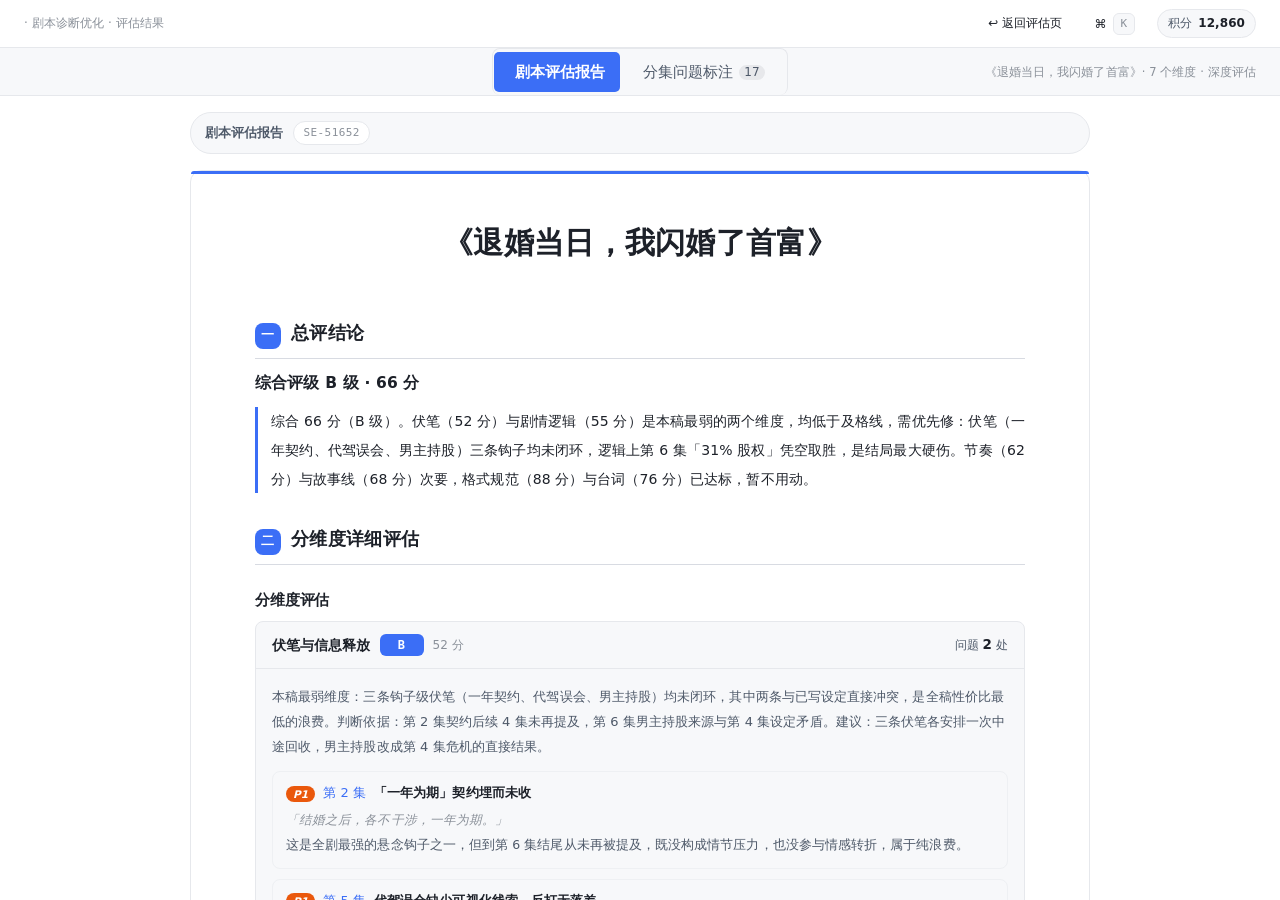
<file: flat/result.html>
<!DOCTYPE html>
<html lang="zh-CN">
<head>
<meta charset="utf-8">
<meta name="viewport" content="width=device-width, initial-scale=1">
<title>评估结果 · 剧本评估 Agent</title>
<link rel="stylesheet" href="../css/tokens.css">
<link rel="stylesheet" href="../css/base.css">
<link rel="stylesheet" href="../css/eval.css">
<link rel="stylesheet" href="../neo/neo.css">
<link rel="stylesheet" href="flat.css">
</head>
<body data-page="result">
<header id="topbar"></header>

<main class="res-shell">
  <div class="res-head">
    <div class="wtabs" role="tablist" aria-label="评估结果" id="wtabs"></div>
    <span class="spacer"></span>
    <span class="hint-inline" id="resMeta"></span>
  </div>

  <div class="res-body" id="workBody">
    <div class="work-panel" id="panelBatch"></div>

    <div class="work-panel" id="panelReport">
      <div class="annot-bar res-pick" id="repBar" hidden>
        <span class="lb">选择剧本</span>
        <select id="repPick"></select>
        <span class="spacer"></span>
        <span class="hint-inline">Demo 中各剧本的报告明细复用同一份示例数据</span>
      </div>
      <div id="repHost" style="flex:1;min-height:0;overflow:auto"></div>
    </div>

    <div class="work-panel" id="panelAnnot">
      <div class="annot-bar res-pick" id="annotBar" hidden>
        <span class="lb">选择剧本</span>
        <select id="annotPick"></select>
        <span class="spacer"></span>
        <span class="hint-inline">B 端只读标注：给出问题与判断依据，不做 AI 改写</span>
      </div>
      <div id="annotHost" style="flex:1;min-height:0;display:flex"></div>
    </div>

    <div class="work-panel" id="panelDiff">
      <div id="fixNote"></div>
      <div id="diffHost" style="flex:1;min-height:0;display:flex;flex-direction:column"></div>
    </div>
  </div>
</main>

<script>
/* 嵌在评估页的结果浮层里时把父窗当 opener：result-page.js 靠 opener 与评估页共享同一份剧本数据 */
if (window.parent !== window) { try { window.opener = window.parent; } catch (e) {} }
</script>
<script src="../js/mock.js"></script>
<script src="../js/ui.js"></script>
<script src="../neo/neo.js"></script>
<script src="../js/report.js"></script>
<script src="../neo/report-neo.js"></script>
<script src="../js/annot.js"></script>
<script src="../js/diffview.js"></script>
<script src="../neo/result-page.js"></script>
<script src="flat.js"></script>
</body>
</html>
</file>
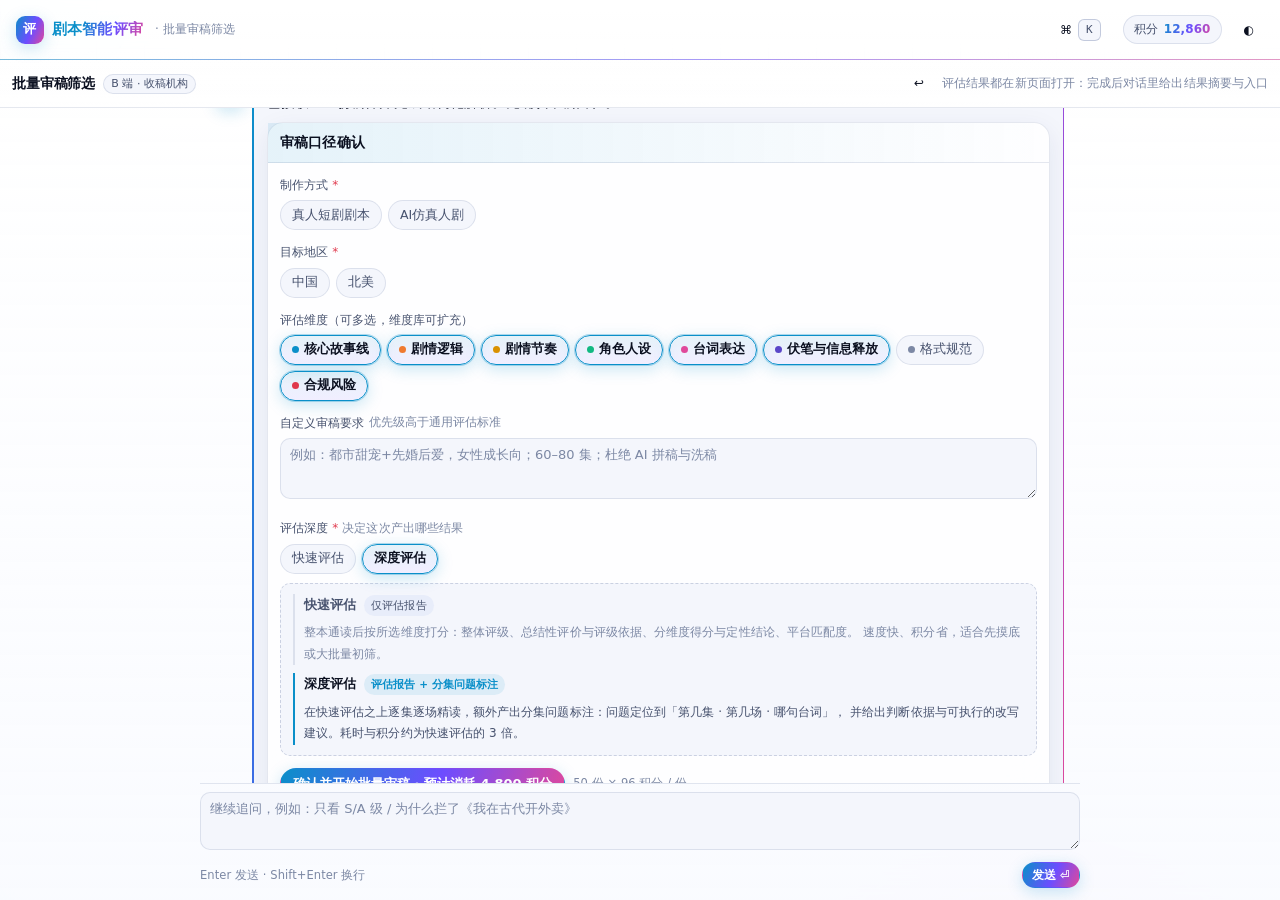
<file: neo/batch.html>
<!DOCTYPE html>
<html lang="zh-CN">
<head>
<meta charset="utf-8">
<meta name="viewport" content="width=device-width, initial-scale=1">
<title>批量审稿筛选 · 剧本智能评审 Neo</title>
<link rel="stylesheet" href="../css/tokens.css">
<link rel="stylesheet" href="../css/base.css">
<link rel="stylesheet" href="../css/eval.css">
<link rel="stylesheet" href="neo.css">
</head>
<body data-page="batch">
<header id="topbar"></header>

<div class="studio">
  <aside class="pane pane-chat" id="paneChat">
    <div class="pane-head">
      <h3>批量审稿筛选</h3>
      <span class="tag">B 端 · 收稿机构</span>
      <span class="spacer"></span>
      <a class="btn btn-ghost btn-sm" href="index.html" title="返回入口">↩</a>
    </div>
    <div class="pane-body"><div class="chat-scroll" id="chatScroll"></div></div>
    <div class="composer">
      <textarea id="chatInput" rows="2" placeholder="继续追问，例如：只看 S/A 级 / 为什么拦了《我在古代开外卖》"></textarea>
      <div class="composer-bar">
        <span class="hint-inline" id="chatHint"></span>
        <span class="spacer"></span>
        <button class="btn btn-primary btn-sm" id="sendBtn" type="button">发送 ⏎</button>
      </div>
    </div>
  </aside>

  <div class="splitter" id="splitter" role="separator" aria-orientation="vertical" title="拖拽调整宽度，双击复位"></div>

  <main class="pane pane-work">
    <div class="pane-head">
      <div class="wtabs" role="tablist" aria-label="工作台" id="wtabs">
        <button class="wtab" role="tab" aria-selected="true" data-panel="panelBatch">
          批量评估结果 <span class="cnt" id="tabBatchCnt">50</span></button>
        <button class="wtab" role="tab" aria-selected="false" data-panel="panelReport">评估报告文档</button>
        <button class="wtab" role="tab" aria-selected="false" data-panel="panelAnnot">分集问题标注</button>
      </div>
      <span class="spacer"></span>
      <span class="hint-inline" id="workMeta"></span>
    </div>
    <div class="pane-body" id="workBody" style="display:flex;flex-direction:column">
      <div class="work-panel active" id="panelBatch"></div>
      <div class="work-panel" id="panelReport">
        <div class="annot-bar">
          <span class="lb">选择剧本</span>
          <select id="repPick"></select>
          <span class="spacer"></span>
          <span class="hint-inline">Demo 中各剧本的报告明细复用同一份示例数据</span>
        </div>
        <div id="repHost" style="flex:1;min-height:0;overflow:auto"></div>
      </div>
      <div class="work-panel" id="panelAnnot">
        <div class="annot-bar">
          <span class="lb">选择剧本</span>
          <select id="annotPick"></select>
          <span class="spacer"></span>
          <span class="hint-inline">B 端只读标注：给出问题与判断依据，不做 AI 改写</span>
        </div>
        <div id="annotHost" style="flex:1;min-height:0;display:flex"></div>
      </div>
    </div>
  </main>
</div>

<script src="../js/mock.js"></script>
<script src="../js/ui.js"></script>
<script src="neo.js"></script>
<script src="../js/report.js"></script>
<script src="report-neo.js"></script>
<script src="../js/annot.js"></script>
<script src="../js/batch.js"></script>
</body>
</html>
</file>
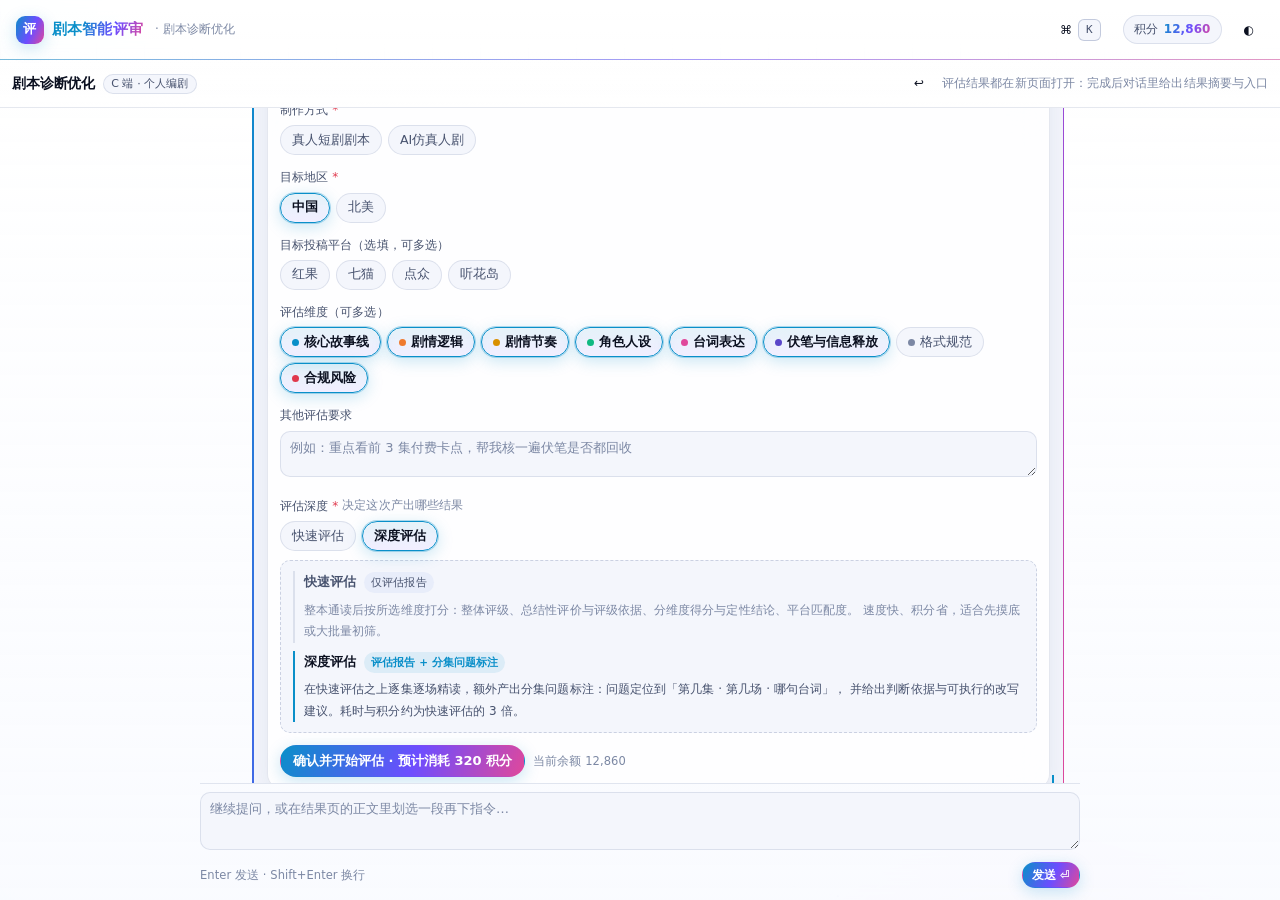
<file: neo/diagnose.html>
<!DOCTYPE html>
<html lang="zh-CN">
<head>
<meta charset="utf-8">
<meta name="viewport" content="width=device-width, initial-scale=1">
<title>剧本诊断优化 · 剧本智能评审 Neo</title>
<link rel="stylesheet" href="../css/tokens.css">
<link rel="stylesheet" href="../css/base.css">
<link rel="stylesheet" href="../css/eval.css">
<link rel="stylesheet" href="neo.css">
</head>
<body data-page="diagnose">
<header id="topbar"></header>

<div class="studio">
  <!-- 左：对话（常驻） -->
  <aside class="pane pane-chat" id="paneChat">
    <div class="pane-head">
      <h3>剧本诊断优化</h3>
      <span class="tag">C 端 · 个人编剧</span>
      <span class="spacer"></span>
      <a class="btn btn-ghost btn-sm" href="index.html" title="返回入口">↩</a>
    </div>
    <div class="pane-body"><div class="chat-scroll" id="chatScroll"></div></div>
    <div class="composer">
      <div id="quoteRef"></div>
      <textarea id="chatInput" rows="2" placeholder="继续提问，或在结果页的正文里划选一段再下指令…"></textarea>
      <div class="composer-bar">
        <span class="hint-inline" id="chatHint"></span>
        <span class="spacer"></span>
        <button class="btn btn-primary btn-sm" id="sendBtn" type="button">发送 ⏎</button>
      </div>
    </div>
  </aside>

  <div class="splitter" id="splitter" role="separator" aria-orientation="vertical" title="拖拽调整宽度，双击复位"></div>

  <!-- 右：工作台 -->
  <main class="pane pane-work">
    <div class="pane-head">
      <div class="wtabs" role="tablist" aria-label="工作台" id="wtabs">
        <button class="wtab" role="tab" aria-selected="true" data-panel="panelReport">评估报告</button>
        <button class="wtab" role="tab" aria-selected="false" data-panel="panelAnnot">
          分集问题标注 <span class="cnt" id="tabIssueCnt">18</span></button>
        <button class="wtab" role="tab" aria-selected="false" data-panel="panelDiff" id="tabDiff" hidden>
          修改对比 <span class="cnt" id="tabDiffCnt">0</span></button>
      </div>
      <span class="spacer"></span>
      <span class="hint-inline" id="workMeta"></span>
    </div>
    <div class="pane-body" id="workBody" style="display:flex;flex-direction:column">
      <div class="work-panel active" id="panelReport"></div>
      <div class="work-panel" id="panelAnnot"></div>
      <div class="work-panel" id="panelDiff"></div>
    </div>
  </main>
</div>

<script src="../js/mock.js"></script>
<script src="../js/ui.js"></script>
<script src="neo.js"></script>
<script src="../js/report.js"></script>
<script src="report-neo.js"></script>
<script src="../js/annot.js"></script>
<script src="../js/diffview.js"></script>
<script src="../js/diagnose.js"></script>
</body>
</html>
</file>
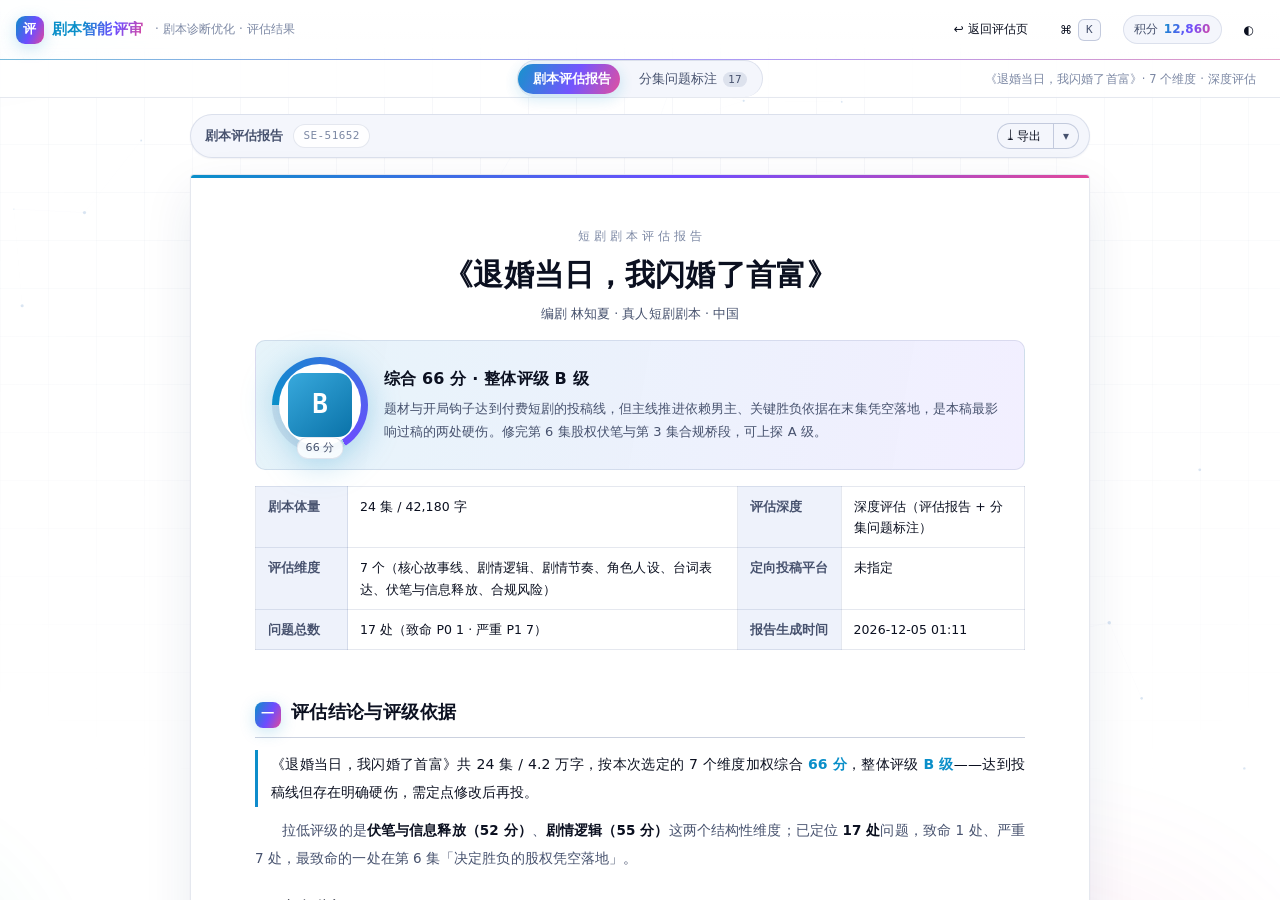
<file: neo/report.html>
<!DOCTYPE html>
<html lang="zh-CN">
<head>
<meta charset="utf-8">
<meta name="viewport" content="width=device-width, initial-scale=1">
<title>评估报告 · 正在跳转 · 剧本智能评审 Neo</title>
<!-- v4 的独立报告页已并入统一的评估结果页（result.html），旧链接原样带参跳转过去 -->
<script>
(function () {
  var p = new URLSearchParams(location.search);
  if (!p.get('tab')) p.set('tab', 'report');
  if (!p.get('from')) p.set('from', 'diagnose');
  location.replace('result.html?' + p.toString());
})();
</script>
</head>
<body>
<p style="margin:48px;font:14px/1.7 -apple-system,'PingFang SC',sans-serif">
  评估报告已并入统一的评估结果页，正在跳转…
  <a href="result.html?tab=report&amp;from=diagnose">点这里直接打开</a>
</p>
</body>
</html>
</file>
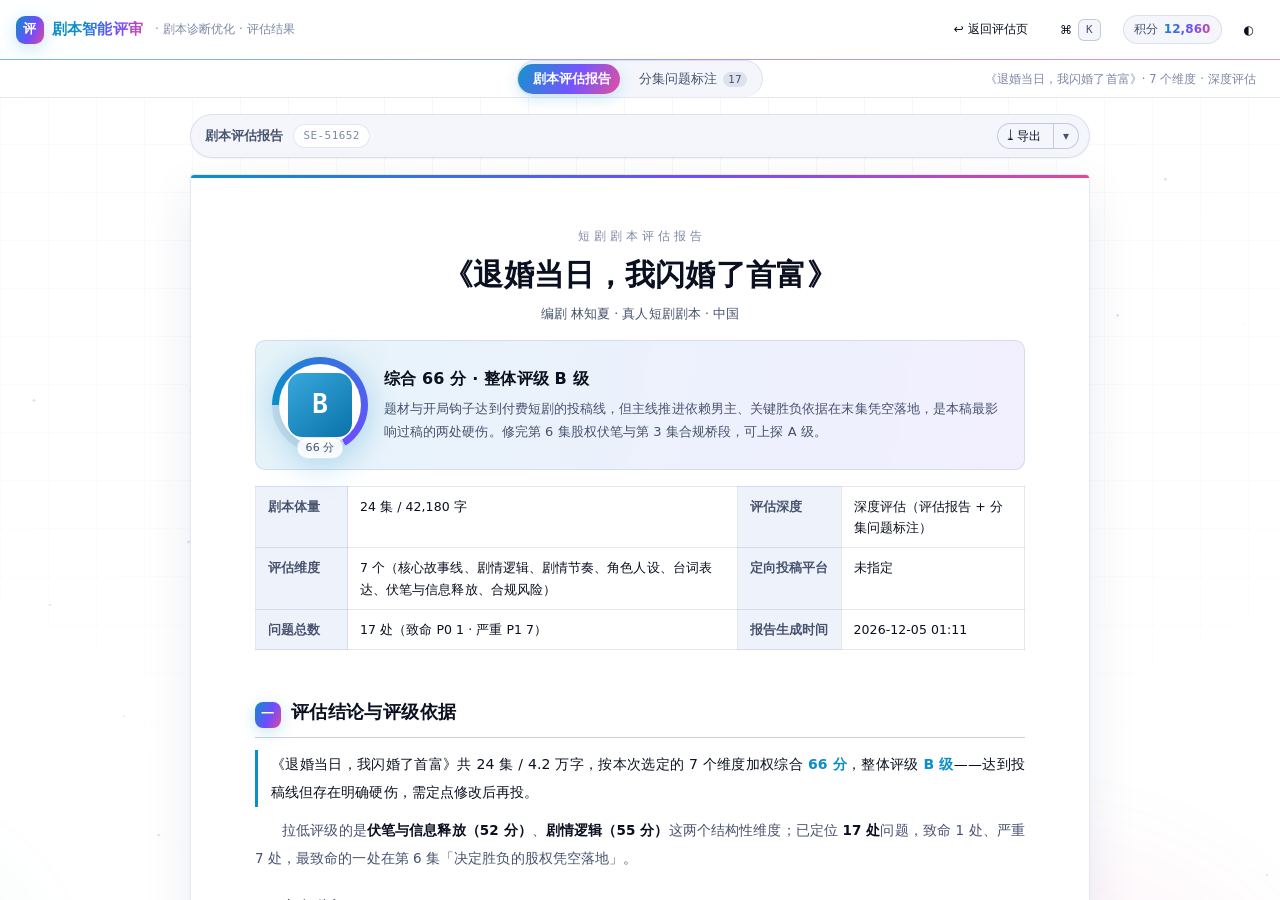
<file: neo/result.html>
<!DOCTYPE html>
<html lang="zh-CN">
<head>
<meta charset="utf-8">
<meta name="viewport" content="width=device-width, initial-scale=1">
<title>评估结果 · 剧本智能评审 Neo</title>
<link rel="stylesheet" href="../css/tokens.css">
<link rel="stylesheet" href="../css/base.css">
<link rel="stylesheet" href="../css/eval.css">
<link rel="stylesheet" href="neo.css">
</head>
<body data-page="result">
<header id="topbar"></header>

<main class="res-shell">
  <div class="res-head">
    <div class="wtabs" role="tablist" aria-label="评估结果" id="wtabs"></div>
    <span class="spacer"></span>
    <span class="hint-inline" id="resMeta"></span>
  </div>

  <div class="res-body" id="workBody">
    <div class="work-panel" id="panelBatch"></div>

    <div class="work-panel" id="panelReport">
      <div class="annot-bar res-pick" id="repBar" hidden>
        <span class="lb">选择剧本</span>
        <select id="repPick"></select>
        <span class="spacer"></span>
        <span class="hint-inline">Demo 中各剧本的报告明细复用同一份示例数据</span>
      </div>
      <div id="repHost" style="flex:1;min-height:0;overflow:auto"></div>
    </div>

    <div class="work-panel" id="panelAnnot">
      <div class="annot-bar res-pick" id="annotBar" hidden>
        <span class="lb">选择剧本</span>
        <select id="annotPick"></select>
        <span class="spacer"></span>
        <span class="hint-inline">B 端只读标注：给出问题与判断依据，不做 AI 改写</span>
      </div>
      <div id="annotHost" style="flex:1;min-height:0;display:flex"></div>
    </div>

    <div class="work-panel" id="panelDiff">
      <div id="fixNote"></div>
      <div id="diffHost" style="flex:1;min-height:0;display:flex;flex-direction:column"></div>
    </div>
  </div>
</main>

<script src="../js/mock.js"></script>
<script src="../js/ui.js"></script>
<script src="neo.js"></script>
<script src="../js/report.js"></script>
<script src="report-neo.js"></script>
<script src="../js/annot.js"></script>
<script src="../js/diffview.js"></script>
<script src="result-page.js"></script>
</body>
</html>
</file>
<file: css/tokens.css>
/* ============================================================
   设计令牌 — 短剧剧本质量评估与标注平台
   颜色分两类：UI 语义色（界面）与数据可视化色（图表）。
   图表色板已通过 dataviz validate_palette.js 校验，见 README。
   ============================================================ */

:root {
  color-scheme: light;

  /* —— 表面与墨色 —— */
  --page:            #f9f9f7;
  --surface-1:       #fcfcfb;   /* 卡片 / 图表表面 */
  --surface-2:       #f2f2ef;   /* 次级底 / 表头 */
  --surface-3:       #e9e9e4;   /* hover 底 */
  --text-primary:    #0b0b0b;
  --text-secondary:  #52514e;
  --text-muted:      #898781;
  --grid:            #e1e0d9;   /* 网格发丝线 */
  --axis:            #c3c2b7;   /* 基线 / 轴 */
  --border:          rgba(11, 11, 11, 0.10);
  --border-strong:   rgba(11, 11, 11, 0.20);
  --shadow-1:        0 1px 2px rgba(11, 11, 11, 0.05);
  --shadow-2:        0 4px 16px rgba(11, 11, 11, 0.10);
  --shadow-pop:      0 8px 28px rgba(11, 11, 11, 0.16);

  /* —— 状态色（固定，不参与主题化，始终配图标+文字）—— */
  --good:            #0ca30c;
  --warning:         #fab219;
  --serious:         #ec835a;
  --critical:        #d03b3b;
  --good-text:       #006300;

  /* —— 交互强调色（UI 用，非数据色）—— */
  --accent:          #2a78d6;
  --accent-hover:    #256abf;
  --accent-wash:     #eaf2fd;
  --focus-ring:      #2a78d6;

  /* —— 图表：分类色板（一级维度身份色，固定槽位顺序）—— */
  --series-1: #2a78d6;  /* 剧情逻辑 */
  --series-2: #eb6834;  /* 人物设定 */
  --series-3: #1baf7a;  /* 台词质量 */
  --series-4: #eda100;  /* 节奏结构 */
  --series-5: #e87ba4;  /* 合规风险 */

  /* —— 图表：严重程度序数色阶（橙，浅→深 = 轻微→致命）—— */
  --sev-p3: #f2a179;
  --sev-p2: #e37c45;
  --sev-p1: #c15420;
  --sev-p0: #8a3a12;

  /* —— 图表：单集评分序数色阶（蓝，浅→深 = 0→2 分）—— */
  --score-0: #86b6ef;
  --score-1: #2a78d6;
  --score-2: #184f95;

  /* —— 图表：连续量值色阶（蓝，热力图用）—— */
  --seq-100: #cde2fb;
  --seq-200: #9ec5f4;
  --seq-300: #6da7ec;
  --seq-400: #3987e5;
  --seq-500: #256abf;
  --seq-600: #184f95;
  --seq-700: #0d366b;
  --seq-zero: #f2f2ef;   /* 值为 0 的空格 */

  /* —— 标注来源标识 —— */
  --human:  #2a78d6;
  --model:  #4a3aa7;

  /* —— 尺度 —— */
  --r-sm: 4px;  --r-md: 6px;  --r-lg: 10px;  --r-pill: 999px;
  --sp-1: 4px;  --sp-2: 8px;  --sp-3: 12px;  --sp-4: 16px;
  --sp-5: 24px; --sp-6: 32px; --sp-7: 48px;
  --font: system-ui, -apple-system, "Segoe UI", "PingFang SC",
          "Hiragino Sans GB", "Microsoft YaHei", sans-serif;
  --topbar-h: 52px;
}

/* —— 深色模式：同色系重新取步，非简单反转 —— */
@media (prefers-color-scheme: dark) {
  :root:where(:not([data-theme="light"])) {
    color-scheme: dark;
    --page:           #0d0d0d;
    --surface-1:      #1a1a19;
    --surface-2:      #222220;
    --surface-3:      #2c2c2a;
    --text-primary:   #ffffff;
    --text-secondary: #c3c2b7;
    --text-muted:     #898781;
    --grid:           #2c2c2a;
    --axis:           #383835;
    --border:         rgba(255, 255, 255, 0.10);
    --border-strong:  rgba(255, 255, 255, 0.22);
    --shadow-1:       0 1px 2px rgba(0, 0, 0, 0.5);
    --shadow-2:       0 4px 16px rgba(0, 0, 0, 0.6);
    --shadow-pop:     0 8px 28px rgba(0, 0, 0, 0.7);
    --good-text:      #0ca30c;
    --accent:         #3987e5;
    --accent-hover:   #5598e7;
    --accent-wash:    #16243a;
    --focus-ring:     #5598e7;
    --series-1: #3987e5;
    --series-2: #d95926;
    --series-3: #199e70;
    --series-4: #c98500;
    --series-5: #d55181;
    --sev-p3: #fac7ab;
    --sev-p2: #f19b70;
    --sev-p1: #e0743e;
    --sev-p0: #b8551f;
    --score-0: #b7d3f6;
    --score-1: #3987e5;
    --score-2: #1c5cab;
    --seq-100: #16243a;
    --seq-200: #184f95;
    --seq-300: #1c5cab;
    --seq-400: #256abf;
    --seq-500: #3987e5;
    --seq-600: #5598e7;
    --seq-700: #86b6ef;
    --seq-zero: #222220;
    --model:  #9085e9;
    --human:  #3987e5;
  }
}

/* 主题开关（必须能同时压过 OS 深色与 OS 浅色） */
:root[data-theme="dark"] {
  color-scheme: dark;
  --page:           #0d0d0d;
  --surface-1:      #1a1a19;
  --surface-2:      #222220;
  --surface-3:      #2c2c2a;
  --text-primary:   #ffffff;
  --text-secondary: #c3c2b7;
  --text-muted:     #898781;
  --grid:           #2c2c2a;
  --axis:           #383835;
  --border:         rgba(255, 255, 255, 0.10);
  --border-strong:  rgba(255, 255, 255, 0.22);
  --shadow-1:       0 1px 2px rgba(0, 0, 0, 0.5);
  --shadow-2:       0 4px 16px rgba(0, 0, 0, 0.6);
  --shadow-pop:     0 8px 28px rgba(0, 0, 0, 0.7);
  --good-text:      #0ca30c;
  --accent:         #3987e5;
  --accent-hover:   #5598e7;
  --accent-wash:    #16243a;
  --focus-ring:     #5598e7;
  --series-1: #3987e5;
  --series-2: #d95926;
  --series-3: #199e70;
  --series-4: #c98500;
  --series-5: #d55181;
  --sev-p3: #fac7ab;
  --sev-p2: #f19b70;
  --sev-p1: #e0743e;
  --sev-p0: #b8551f;
  --score-0: #b7d3f6;
  --score-1: #3987e5;
  --score-2: #1c5cab;
  --seq-100: #16243a;
  --seq-200: #184f95;
  --seq-300: #1c5cab;
  --seq-400: #256abf;
  --seq-500: #3987e5;
  --seq-600: #5598e7;
  --seq-700: #86b6ef;
  --seq-zero: #222220;
  --model:  #9085e9;
  --human:  #3987e5;
}
</file>
<file: css/base.css>
/* ============ 基础层：重置、排版、通用控件 ============ */
*, *::before, *::after { box-sizing: border-box; }
html, body { height: 100%; }
body {
  margin: 0; background: var(--page); color: var(--text-primary);
  font-family: var(--font); font-size: 14px; line-height: 1.6;
  -webkit-font-smoothing: antialiased;
}
h1,h2,h3,h4 { margin: 0; font-weight: 650; letter-spacing: -0.01em; }
h1 { font-size: 22px; } h2 { font-size: 17px; } h3 { font-size: 15px; } h4 { font-size: 13px; }
p { margin: 0 0 var(--sp-2); }
a { color: var(--accent); text-decoration: none; }
a:hover { text-decoration: underline; }
button { font-family: inherit; }
:focus-visible { outline: 2px solid var(--focus-ring); outline-offset: 2px; }
.secondary { color: var(--text-secondary); }
.muted { color: var(--text-muted); }
.spacer { flex: 1 1 auto; }
.nowrap { white-space: nowrap; }
[hidden] { display: none !important; }
.sr-only {
  position: absolute; width: 1px; height: 1px; overflow: hidden;
  clip: rect(0 0 0 0); white-space: nowrap;
}

/* ---------- 顶栏 ---------- */
.topbar {
  height: var(--topbar-h); display: flex; align-items: center; gap: var(--sp-3);
  padding: 0 var(--sp-4); background: var(--surface-1);
  border-bottom: 1px solid var(--border); position: sticky; top: 0; z-index: 40;
}
.brand { display: flex; align-items: center; gap: var(--sp-2); font-weight: 650; }
.brand .logo {
  width: 24px; height: 24px; border-radius: var(--r-sm); display: grid; place-items: center;
  background: var(--accent); color: #fff; font-size: 13px; font-weight: 700;
}
.brand .sub { color: var(--text-muted); font-weight: 400; font-size: 12px; }
.credits {
  display: inline-flex; align-items: center; gap: 6px; font-size: 12px;
  padding: 4px 10px; border-radius: var(--r-pill);
  background: var(--surface-2); border: 1px solid var(--border); color: var(--text-secondary);
}
.credits b { color: var(--text-primary); font-variant-numeric: tabular-nums; }

/* ---------- 按钮 ---------- */
.btn {
  display: inline-flex; align-items: center; justify-content: center; gap: 6px;
  height: 32px; padding: 0 12px; border-radius: var(--r-md);
  border: 1px solid var(--border-strong); background: var(--surface-1);
  color: var(--text-primary); font-size: 13px; cursor: pointer;
  transition: background .12s, border-color .12s, opacity .12s;
}
.btn:hover { background: var(--surface-3); }
.btn:disabled { opacity: .45; cursor: not-allowed; }
.btn-primary { background: var(--accent); border-color: var(--accent); color: #fff; }
.btn-primary:hover { background: var(--accent-hover); }
.btn-ghost { border-color: transparent; background: transparent; color: var(--text-secondary); }
.btn-ghost:hover { background: var(--surface-3); color: var(--text-primary); }
.btn-sm { height: 26px; padding: 0 9px; font-size: 12px; }
.btn-lg { height: 40px; padding: 0 18px; font-size: 14px; }
.btn-danger { color: var(--critical); border-color: var(--border-strong); }

/* ---------- 卡片 ---------- */
.card {
  background: var(--surface-1); border: 1px solid var(--border);
  border-radius: var(--r-lg); box-shadow: var(--shadow-1);
}
.card-head {
  display: flex; align-items: center; gap: var(--sp-2);
  padding: var(--sp-3) var(--sp-4); border-bottom: 1px solid var(--border);
}
.card-body { padding: var(--sp-4); }

/* ---------- 徽标 / 标签 ---------- */
.tag {
  display: inline-flex; align-items: center; gap: 4px; font-size: 11px; line-height: 18px;
  padding: 0 7px; border-radius: var(--r-pill);
  background: var(--surface-2); border: 1px solid var(--border); color: var(--text-secondary);
}
.tag-accent { background: var(--accent-wash); border-color: transparent; color: var(--accent); }
.grade {
  display: inline-grid; place-items: center; min-width: 44px; height: 44px; padding: 0 8px;
  border-radius: var(--r-md); font-size: 20px; font-weight: 700; color: #fff;
  font-family: ui-monospace, SFMono-Regular, Menlo, monospace;
}
.grade-S { background: #7a3ea8; } .grade-A { background: var(--good); }
.grade-B { background: var(--accent); } .grade-C { background: var(--warning); color: #3a2a00; }
.grade-D { background: var(--critical); }
.grade.sm { min-width: 26px; height: 22px; font-size: 12px; border-radius: var(--r-sm); }

/* ---------- 表格 ---------- */
.tbl { width: 100%; border-collapse: collapse; font-size: 13px; }
.tbl th, .tbl td { text-align: left; padding: 9px var(--sp-3); border-bottom: 1px solid var(--grid); }
.tbl th {
  background: var(--surface-2); color: var(--text-secondary); font-weight: 600; font-size: 12px;
  position: sticky; top: 0; z-index: 1;
}
.tbl tbody tr:hover { background: var(--surface-2); }
.tbl td.num, .tbl th.num { text-align: right; font-variant-numeric: tabular-nums; }
.tbl tr.is-clickable { cursor: pointer; }

/* ---------- 表单 ---------- */
label.fld { display: block; margin-bottom: var(--sp-3); }
label.fld > .lbl {
  display: flex; align-items: center; gap: 4px;
  font-size: 12px; color: var(--text-secondary); margin-bottom: 5px;
}
.req { color: var(--critical); }
textarea, input[type=text], select {
  width: 100%; font-family: inherit; font-size: 13px; color: var(--text-primary);
  background: var(--surface-1); border: 1px solid var(--border-strong);
  border-radius: var(--r-md); padding: 7px 9px; resize: vertical;
}
textarea::placeholder { color: var(--text-muted); }
.chip-row { display: flex; flex-wrap: wrap; gap: 6px; }
.chip {
  display: inline-flex; align-items: center; gap: 5px; height: 28px; padding: 0 11px;
  border-radius: var(--r-pill); border: 1px solid var(--border-strong);
  background: var(--surface-1); color: var(--text-secondary);
  font-size: 12.5px; cursor: pointer; user-select: none;
}
.chip:hover { background: var(--surface-3); }
.chip[aria-pressed="true"] {
  background: var(--accent-wash); border-color: var(--accent); color: var(--accent); font-weight: 600;
}
.chip .dot { width: 7px; height: 7px; border-radius: 50%; background: currentColor; }
.tag .dot { width: 7px; height: 7px; border-radius: 50%; display: inline-block; flex: 0 0 auto; }

/* ---------- 提示条 ---------- */
.toast {
  position: fixed; left: 50%; bottom: 28px; transform: translateX(-50%) translateY(8px);
  background: var(--text-primary); color: var(--page); font-size: 13px;
  padding: 9px 16px; border-radius: var(--r-pill); box-shadow: var(--shadow-pop);
  opacity: 0; transition: opacity .18s, transform .18s; z-index: 90; pointer-events: none;
}
.toast.show { opacity: 1; transform: translateX(-50%) translateY(0); }
</file>
<file: css/eval.css>
/* ============ 剧本评估：页面与功能样式 ============ */

/* ---------- 入口页 ---------- */
.entry { max-width: 900px; margin: 0 auto; padding: var(--sp-7) var(--sp-4) var(--sp-6); }
.entry-hero { text-align: center; margin-bottom: var(--sp-5); }
.entry-hero h1 { font-size: 26px; }
.entry-hero p { color: var(--text-secondary); font-size: 13.5px; margin-top: 6px; }

.mode-tabs { display: flex; gap: var(--sp-3); margin-bottom: var(--sp-3); }
.mode-tab {
  flex: 1; text-align: left; cursor: pointer; padding: var(--sp-3) var(--sp-4);
  background: var(--surface-1); border: 1px solid var(--border-strong);
  border-radius: var(--r-lg); transition: border-color .12s, background .12s;
}
.mode-tab:hover { background: var(--surface-2); }
.mode-tab[aria-selected="true"] {
  border-color: var(--accent); background: var(--accent-wash); box-shadow: var(--shadow-1);
}
.mode-tab .mt-title { font-weight: 650; font-size: 14.5px; display: flex; align-items: center; gap: 6px; }
.mode-tab[aria-selected="true"] .mt-title { color: var(--accent); }
.mode-tab .mt-sub { font-size: 12px; color: var(--text-secondary); margin-top: 3px; }

.composer-card { padding: var(--sp-3); }
.dropzone {
  border: 1.5px dashed var(--axis); border-radius: var(--r-md);
  padding: var(--sp-5) var(--sp-4); text-align: center; cursor: pointer;
  color: var(--text-secondary); transition: border-color .12s, background .12s;
}
.dropzone:hover, .dropzone.over { border-color: var(--accent); background: var(--accent-wash); }
.dropzone .dz-main { font-size: 13.5px; color: var(--text-primary); }
.dropzone .dz-hint { font-size: 11.5px; color: var(--text-muted); margin-top: 5px; }
.file-list { display: flex; flex-wrap: wrap; gap: 6px; margin-top: var(--sp-3); }
.file-chip {
  display: inline-flex; align-items: center; gap: 6px; max-width: 260px;
  font-size: 12px; padding: 4px 6px 4px 9px; border-radius: var(--r-pill);
  background: var(--surface-2); border: 1px solid var(--border);
}
.file-chip .fn { overflow: hidden; text-overflow: ellipsis; white-space: nowrap; }
.file-chip .sz { color: var(--text-muted); font-variant-numeric: tabular-nums; }
.file-chip .x { cursor: pointer; color: var(--text-muted); padding: 0 3px; border-radius: 50%; }
.file-chip .x:hover { color: var(--critical); background: var(--surface-3); }
.file-more { font-size: 12px; color: var(--text-muted); align-self: center; }
.composer-foot { display: flex; align-items: center; gap: var(--sp-2); margin-top: var(--sp-3); }

.records { margin-top: var(--sp-6); }
.records-head { display: flex; align-items: center; gap: var(--sp-2); margin-bottom: var(--sp-3); }
.rec-item {
  display: flex; align-items: center; gap: var(--sp-3); padding: var(--sp-3) var(--sp-4);
  border-bottom: 1px solid var(--grid); cursor: pointer;
}
.rec-item:last-child { border-bottom: 0; }
.rec-item:hover { background: var(--surface-2); }
.rec-kind {
  width: 30px; height: 30px; border-radius: var(--r-md); display: grid; place-items: center;
  font-size: 13px; background: var(--surface-2); border: 1px solid var(--border); flex: 0 0 auto;
}
.rec-main { min-width: 0; flex: 1; }
.rec-main .t { font-size: 13.5px; font-weight: 600; overflow: hidden; text-overflow: ellipsis; white-space: nowrap; }
.rec-main .m { font-size: 11.5px; color: var(--text-muted); margin-top: 2px; }

/* ---------- 工作台：左对话 + 右工作台 ---------- */
.studio {
  display: flex; align-items: stretch;
  height: calc(100vh - var(--topbar-h)); overflow: hidden;
}
.pane { display: flex; flex-direction: column; min-width: 0; min-height: 0; }
.pane-chat { width: 380px; flex: 0 0 auto; background: var(--surface-1); border-right: 1px solid var(--border); }
.pane-work { flex: 1 1 auto; background: var(--page); }
.splitter {
  flex: 0 0 5px; cursor: col-resize; background: transparent; position: relative;
  margin-left: -3px; z-index: 20;
}
.splitter::after {
  content: ''; position: absolute; inset: 0 2px; background: transparent; transition: background .12s;
}
.splitter:hover::after, .splitter.dragging::after { background: var(--accent); }
body.col-resizing { cursor: col-resize; user-select: none; }

.pane-head {
  display: flex; align-items: center; gap: var(--sp-2); flex: 0 0 auto;
  height: 42px; padding: 0 var(--sp-3); border-bottom: 1px solid var(--border);
}
.pane-body { flex: 1 1 auto; min-height: 0; overflow: auto; }

/* ---------- 对话 ---------- */
.chat-scroll { padding: var(--sp-4) var(--sp-3); display: flex; flex-direction: column; gap: var(--sp-3); }
.msg { display: flex; gap: var(--sp-2); }
.msg .avatar {
  width: 24px; height: 24px; flex: 0 0 auto; border-radius: var(--r-sm);
  display: grid; place-items: center; font-size: 11px; font-weight: 700;
  background: var(--surface-2); border: 1px solid var(--border); color: var(--text-secondary);
}
.msg.ai .avatar { background: var(--accent); border-color: transparent; color: #fff; }
.msg .bubble {
  min-width: 0; font-size: 13px; line-height: 1.65;
  border-radius: var(--r-md); padding: 8px 11px;
  background: var(--surface-2); border: 1px solid var(--border);
}
.msg.me { flex-direction: row-reverse; }
.msg.me .bubble { background: var(--accent-wash); border-color: transparent; }
.msg .bubble p:last-child { margin-bottom: 0; }
.msg .bubble ul { margin: 4px 0 0; padding-left: 18px; }
.bubble.plain { background: transparent; border: 0; padding: 2px 0; }

.steps { display: flex; flex-direction: column; gap: 5px; margin-top: 6px; }
.step { display: flex; align-items: center; gap: 7px; font-size: 12.5px; color: var(--text-muted); }
.step .ic { width: 14px; text-align: center; }
.step.done { color: var(--text-secondary); }
.step.done .ic { color: var(--good-text); }
.step.run { color: var(--text-primary); }
.step.run .ic { color: var(--accent); animation: spin 1s linear infinite; }
@keyframes spin { to { transform: rotate(360deg); } }
.prog { height: 4px; border-radius: var(--r-pill); background: var(--surface-3); overflow: hidden; margin-top: 8px; }
.prog > i { display: block; height: 100%; background: var(--accent); transition: width .3s; }

.composer {
  flex: 0 0 auto; border-top: 1px solid var(--border); padding: var(--sp-2) var(--sp-3) var(--sp-3);
  background: var(--surface-1);
}
.quote-ref {
  font-size: 12px; border-left: 2px solid var(--accent); background: var(--accent-wash);
  padding: 5px 8px; border-radius: 0 var(--r-sm) var(--r-sm) 0; margin-bottom: 6px;
  display: flex; gap: 6px; align-items: flex-start;
}
.quote-ref .qt { flex: 1; color: var(--text-secondary); max-height: 48px; overflow: hidden; }
.composer-bar { display: flex; align-items: center; gap: 6px; margin-top: 6px; }

/* ---------- Brief 澄清卡片 ---------- */
.brief { margin-top: 6px; }
.brief .card-head { padding: var(--sp-2) var(--sp-3); font-size: 13px; font-weight: 650; }
.brief .card-body { padding: var(--sp-3); }
.brief .parsed {
  font-size: 10.5px; line-height: 16px; padding: 0 5px; border-radius: var(--r-sm);
  background: var(--accent-wash); color: var(--accent); margin-left: 4px;
}
.brief .err { color: var(--critical); font-size: 12px; margin-top: 6px; }
.brief-foot { display: flex; align-items: center; gap: var(--sp-2); margin-top: var(--sp-3); }
.cost { font-size: 11.5px; color: var(--text-muted); }
.brief-done { font-size: 12.5px; color: var(--text-secondary); }
.brief-done b { color: var(--text-primary); font-weight: 600; }

/* ---------- 工作台 tab ---------- */
.wtabs { display: flex; gap: 2px; }
.wtab {
  height: 30px; padding: 0 12px; border-radius: var(--r-md); border: 1px solid transparent;
  background: transparent; color: var(--text-secondary); font-size: 13px; cursor: pointer;
  display: inline-flex; align-items: center; gap: 6px;
}
.wtab:hover { background: var(--surface-3); }
.wtab[aria-selected="true"] {
  background: var(--surface-1); border-color: var(--border); color: var(--text-primary);
  font-weight: 600; box-shadow: var(--shadow-1);
}
.wtab .cnt {
  font-size: 10.5px; line-height: 15px; padding: 0 5px; border-radius: var(--r-pill);
  background: var(--surface-3); color: var(--text-secondary);
}
.wtab[aria-selected="true"] .cnt { background: var(--accent); color: #fff; }
.work-panel { display: none; height: 100%; min-height: 0; }
.work-panel.active { display: flex; flex-direction: column; }
.empty-state {
  flex: 1; display: grid; place-items: center; text-align: center;
  color: var(--text-muted); font-size: 13px; padding: var(--sp-6);
}

/* ---------- 评估报告 ---------- */
.report { padding: var(--sp-4); overflow: auto; max-width: 980px; }
.rep-hero { display: flex; gap: var(--sp-4); align-items: flex-start; }
.rep-hero .grade { width: 64px; height: 64px; min-width: 64px; font-size: 28px; }
.rep-hero .rh-main { flex: 1; min-width: 0; }
.rep-hero h2 { display: flex; align-items: center; gap: var(--sp-2); flex-wrap: wrap; }
.rep-verdict { font-size: 13.5px; color: var(--text-secondary); margin-top: 6px; }
.kpis { display: flex; flex-wrap: wrap; gap: var(--sp-2); margin-top: var(--sp-3); }
.kpi {
  flex: 1 1 132px; padding: var(--sp-2) var(--sp-3); border-radius: var(--r-md);
  background: var(--surface-2); border: 1px solid var(--border);
}
.kpi .k { font-size: 11.5px; color: var(--text-muted); }
.kpi .v { font-size: 19px; font-weight: 650; font-variant-numeric: tabular-nums; margin-top: 1px; }
.kpi .v small { font-size: 12px; font-weight: 400; color: var(--text-muted); }

.section-title {
  display: flex; align-items: center; gap: var(--sp-2);
  margin: var(--sp-5) 0 var(--sp-3);
}
.section-title h3 { font-size: 14px; }
.section-title .hint { font-size: 11.5px; color: var(--text-muted); }

.dim-bars { display: flex; flex-direction: column; gap: 7px; }
.dim-bar { display: flex; align-items: center; gap: var(--sp-3); font-size: 12.5px; }
.dim-bar .nm { width: 96px; flex: 0 0 auto; color: var(--text-secondary); }
.dim-bar .track { flex: 1; height: 9px; border-radius: var(--r-pill); background: var(--surface-3); overflow: hidden; }
.dim-bar .fill { height: 100%; border-radius: var(--r-pill); }
.dim-bar .sc { width: 62px; flex: 0 0 auto; text-align: right; font-variant-numeric: tabular-nums; }
.dim-bar .sc b { font-size: 13px; }

.dim-card + .dim-card { margin-top: var(--sp-3); }
.dim-card .card-head { padding: var(--sp-2) var(--sp-3); }
.dim-card .dc-name { font-weight: 650; font-size: 13.5px; display: flex; align-items: center; gap: 6px; }
.dim-card .dc-name .dot { width: 8px; height: 8px; border-radius: 50%; }
.dim-card .card-body { padding: var(--sp-3); font-size: 13px; }
.evid { margin: var(--sp-2) 0 0; padding: 0; list-style: none; }
.evid > li {
  display: flex; gap: 7px; font-size: 12.5px; color: var(--text-secondary);
  padding: 5px 0; border-top: 1px dashed var(--grid);
}
.evid .ep-link {
  flex: 0 0 auto; font-size: 11px; line-height: 17px; padding: 0 6px; border-radius: var(--r-sm);
  background: var(--surface-2); border: 1px solid var(--border); color: var(--accent); cursor: pointer;
}
.evid .ep-link:hover { background: var(--accent-wash); }
.match-list { display: flex; flex-direction: column; gap: var(--sp-2); }
.match-row {
  display: flex; align-items: center; gap: var(--sp-3);
  padding: var(--sp-2) var(--sp-3); border: 1px solid var(--border);
  border-radius: var(--r-md); background: var(--surface-1); font-size: 12.5px;
}
.match-row .pf { width: 76px; font-weight: 600; flex: 0 0 auto; }
.match-row .track { flex: 0 0 120px; height: 8px; border-radius: var(--r-pill); background: var(--surface-3); overflow: hidden; }
.match-row .track > i { display: block; height: 100%; background: var(--accent); }
.match-row .pct { width: 40px; text-align: right; font-variant-numeric: tabular-nums; font-weight: 650; }
.match-row .why { flex: 1; color: var(--text-secondary); }

/* ---------- 分集问题标注（三栏） ---------- */
.annot { display: flex; flex-direction: column; height: 100%; min-height: 0; flex: 1 1 auto; width: 100%; }
.annot-bar { flex: 0 0 auto; display: flex; align-items: center; gap: var(--sp-2); flex-wrap: wrap;
  padding: var(--sp-2) var(--sp-3); border-bottom: 1px solid var(--border); background: var(--surface-1);
}
.annot-bar select { width: auto; min-width: 210px; max-width: 340px; height: 28px; padding: 2px 8px; }
.annot-bar .lb { font-size: 11.5px; color: var(--text-muted); }
.annot-cols { flex: 1 1 auto; display: flex; min-height: 0; }
.ep-list { width: 148px; flex: 0 0 auto; overflow: auto; border-right: 1px solid var(--border); background: var(--surface-1); }
.ep-item { padding: 8px var(--sp-3); border-bottom: 1px solid var(--grid); cursor: pointer; }
.ep-item:hover { background: var(--surface-2); }
.ep-item[aria-selected="true"] { background: var(--accent-wash); box-shadow: inset 2px 0 0 var(--accent); }
.ep-item .en { font-size: 12.5px; font-weight: 600; display: flex; align-items: center; gap: 5px; }
.ep-item .et { font-size: 11px; color: var(--text-muted); margin-top: 1px; overflow: hidden; text-overflow: ellipsis; white-space: nowrap; }
.ep-item .ec { font-size: 11px; color: var(--text-secondary); margin-top: 3px; display: flex; align-items: center; gap: 4px; }
.ep-item .ec.zero { color: var(--good-text); }
.sev-dots { display: inline-flex; gap: 2px; }
.sev-dots i { width: 5px; height: 5px; border-radius: 50%; display: block; }
.ep-item.modified .en::after {
  content: '已改'; font-size: 10px; font-weight: 400; color: #fff; background: var(--good);
  border-radius: var(--r-sm); padding: 0 4px; line-height: 15px;
}

.script-col { flex: 1 1 auto; min-width: 0; overflow: auto; padding: var(--sp-4) var(--sp-4) var(--sp-7); }
.script-col .sc-head { display: flex; align-items: center; gap: var(--sp-2); margin-bottom: var(--sp-3); }
.script-body { max-width: 720px; font-size: 13.5px; line-height: 1.9; }
.script-body:focus { outline: none; }
.blk { margin-bottom: 9px; }
.blk.scene {
  font-weight: 650; font-size: 12.5px; color: var(--text-secondary); letter-spacing: .02em;
  padding-bottom: 4px; border-bottom: 1px solid var(--grid); margin: var(--sp-4) 0 var(--sp-3);
}
.blk.act { color: var(--text-secondary); font-style: italic; }
.blk.dlg .who { font-weight: 650; margin-right: 6px; }

mark.iss {
  background: transparent; color: inherit; cursor: pointer;
  border-bottom: 2px solid var(--mk, var(--accent));
  box-shadow: inset 0 -9px 0 -1px color-mix(in srgb, var(--mk, var(--accent)) 14%, transparent);
  border-radius: 2px 2px 0 0; padding: 0 1px;
}
mark.iss:hover { box-shadow: inset 0 -20px 0 -1px color-mix(in srgb, var(--mk) 20%, transparent); }
mark.iss.focus {
  box-shadow: inset 0 -20px 0 -1px color-mix(in srgb, var(--mk) 30%, transparent);
  outline: 1px solid var(--mk);
}
mark.iss.fixed { border-bottom-style: dashed; opacity: .6; }

.issue-col {
  width: 336px; flex: 0 0 auto; overflow: auto; border-left: 1px solid var(--border);
  background: var(--surface-1); padding: var(--sp-3);
}
.dim-group + .dim-group { margin-top: var(--sp-3); }
.dim-group .dg-head {
  display: flex; align-items: center; gap: 6px; font-size: 12px; font-weight: 650;
  color: var(--text-secondary); margin-bottom: 6px;
}
.dim-group .dg-head .dot { width: 8px; height: 8px; border-radius: 50%; }
.iss-card {
  border: 1px solid var(--border); border-left: 3px solid var(--mk, var(--accent));
  border-radius: var(--r-md); background: var(--surface-1); padding: var(--sp-2) var(--sp-3);
  margin-bottom: 7px; cursor: pointer; transition: box-shadow .12s, background .12s;
}
.iss-card:hover { box-shadow: var(--shadow-1); background: var(--surface-2); }
.iss-card.focus { box-shadow: 0 0 0 2px var(--accent-wash), var(--shadow-1); border-color: var(--accent); }
.iss-card.is-fixed { opacity: .62; }
.iss-card .ic-top { display: flex; align-items: center; gap: 5px; margin-bottom: 3px; }
.iss-card .ic-title { font-size: 13px; font-weight: 620; line-height: 1.5; }
.iss-card .ic-quote {
  font-size: 12px; color: var(--text-secondary); background: var(--surface-2);
  border-radius: var(--r-sm); padding: 4px 7px; margin: 5px 0;
  display: -webkit-box; -webkit-line-clamp: 2; -webkit-box-orient: vertical; overflow: hidden;
}
.iss-card .kv { font-size: 12px; color: var(--text-secondary); margin-top: 4px; }
.iss-card .kv b { color: var(--text-primary); font-weight: 600; }
.iss-card .ic-foot { display: flex; align-items: center; gap: 6px; margin-top: 8px; }
.sev {
  font-size: 10.5px; font-weight: 700; line-height: 16px; padding: 0 5px;
  border-radius: var(--r-sm); color: #fff; flex: 0 0 auto;
}
.sev-P0 { background: var(--sev-p0); } .sev-P1 { background: var(--sev-p1); }
.sev-P2 { background: var(--sev-p2); } .sev-P3 { background: var(--sev-p3); color: #4a2410; }
.fixed-badge { font-size: 11px; color: var(--good-text); }
.ignored-zone { margin-top: var(--sp-4); border-top: 1px dashed var(--axis); padding-top: var(--sp-3); }
.ignored-zone summary { font-size: 12px; color: var(--text-muted); cursor: pointer; }

/* 划选浮动指令条 */
.sel-bar {
  position: fixed; z-index: 60; display: flex; align-items: center; gap: 6px;
  background: var(--surface-1); border: 1px solid var(--border-strong);
  border-radius: var(--r-pill); box-shadow: var(--shadow-pop); padding: 5px 6px 5px 10px;
}
.sel-bar input {
  width: 240px; height: 26px; border: 0; background: transparent; font-size: 12.5px;
  color: var(--text-primary); outline: none;
}
.sel-bar .sb-lb { font-size: 11px; color: var(--text-muted); }

/* ---------- 修改对比 ---------- */
.fix-summary {
  flex: 0 0 auto; display: flex; align-items: center; gap: var(--sp-3); flex-wrap: wrap;
  padding: var(--sp-3) var(--sp-4); border-bottom: 1px solid var(--border); background: var(--surface-1);
}
.fix-summary .fs-main { font-size: 13.5px; }
.fix-summary .fs-main b { color: var(--accent); }
.diff-cols { flex: 1 1 auto; display: flex; min-height: 0; }
.diff-pane { flex: 1 1 50%; min-width: 0; overflow: auto; padding: var(--sp-3) var(--sp-4) var(--sp-7); }
.diff-pane + .diff-pane { border-left: 1px solid var(--border); }
.diff-head {
  position: sticky; top: 0; background: var(--page); padding-bottom: 6px; margin-bottom: var(--sp-2);
  font-size: 12px; font-weight: 650; color: var(--text-secondary); border-bottom: 1px solid var(--grid);
}
.diff-blk { font-size: 13px; line-height: 1.85; margin-bottom: 8px; }
.diff-blk.changed { background: color-mix(in srgb, var(--warning) 10%, transparent); border-radius: var(--r-sm); padding: 3px 6px; }
del.dv { background: color-mix(in srgb, var(--critical) 15%, transparent); text-decoration: line-through; border-radius: 2px; }
ins.dv { background: color-mix(in srgb, var(--good) 16%, transparent); text-decoration: none; border-radius: 2px; }

/* ---------- 批量评估结果 ---------- */
.batch { padding: var(--sp-4); overflow: auto; }
.batch .conclusion {
  padding: var(--sp-4); border-radius: var(--r-lg); background: var(--surface-1);
  border: 1px solid var(--border); box-shadow: var(--shadow-1);
}
.batch .conclusion h2 { font-size: 16px; }
.batch .conclusion .lead { font-size: 13.5px; color: var(--text-secondary); margin-top: 6px; }
.grade-dist { display: flex; gap: 2px; margin-top: var(--sp-3); border-radius: var(--r-sm); overflow: hidden; }
.grade-dist .seg {
  height: 26px; display: grid; place-items: center; font-size: 11.5px; font-weight: 650; color: #fff;
  min-width: 26px;
}
.dist-legend { display: flex; flex-wrap: wrap; gap: var(--sp-3); margin-top: 8px; font-size: 12px; color: var(--text-secondary); }
.dist-legend .lg { display: inline-flex; align-items: center; gap: 5px; }
.dist-legend .sw { width: 9px; height: 9px; border-radius: 2px; }
.reject-grid { display: flex; flex-wrap: wrap; gap: var(--sp-2); margin-top: var(--sp-3); }
.reject-grid .kpi { flex: 1 1 120px; }
.reject-grid .kpi .v { color: var(--critical); }
.pick-flag { color: var(--good-text); font-weight: 650; }
.script-picker { display: flex; align-items: center; gap: var(--sp-2); }
.script-picker select { width: auto; min-width: 210px; height: 28px; padding: 2px 8px; }
.filter-bar { display: flex; align-items: center; gap: var(--sp-2); flex-wrap: wrap; margin-bottom: var(--sp-2); }
.tbl-wrap { overflow: auto; border: 1px solid var(--border); border-radius: var(--r-lg); background: var(--surface-1); }
.reason { color: var(--text-secondary); font-size: 12px; }

/* ---------- 杂项 ---------- */
.hint-inline { font-size: 11.5px; color: var(--text-muted); }
.divider { height: 1px; background: var(--grid); margin: var(--sp-4) 0; }
@media (max-width: 1180px) {
  .issue-col { width: 290px; }
  .pane-chat { width: 320px; }
}
</file>
<file: neo/neo.css>
/* ================================================================
   Neo 皮肤层 — 极光白玻璃 · 霓虹渐变 · 流式动效
   加载顺序：tokens.css → base.css → eval.css → neo.css（本文件最后覆盖）
   ================================================================ */

/* ---------------- 令牌重铸（白底优先，压过 tokens.css 的两套主题） -------- */
:root, :root[data-theme="dark"], :root[data-theme="light"] {
  --page:            #ffffff;
  --void:            #f5f7fd;
  --surface-1:       rgba(255, 255, 255, 0.86);
  --surface-2:       #f4f6fc;
  --surface-3:       #e8edfa;
  --text-primary:    #0b1020;
  --text-secondary:  #47526e;
  --text-muted:      #7c88a4;
  --grid:            rgba(20, 45, 110, 0.07);
  --axis:            rgba(20, 45, 110, 0.18);
  --border:          rgba(20, 45, 110, 0.11);
  --border-strong:   rgba(20, 45, 110, 0.22);

  --accent:          #0a8fc9;
  --accent-2:        #6d4dff;
  --accent-3:        #e0489b;
  --accent-hover:    #0876a6;
  --accent-wash:     rgba(10, 143, 201, 0.10);
  --focus-ring:      #0a8fc9;
  --on-accent:       #ffffff;

  --good:            #10b981;
  --good-text:       #067a56;
  --warning:         #d99100;
  --serious:         #e06b1f;
  --critical:        #e0384c;

  --series-1: #0a8fc9;  --series-2: #ef7a2f;  --series-3: #10b981;
  --series-4: #d99100;  --series-5: #e0489b;
  --sev-p0: #e0384c;  --sev-p1: #e06b1f;  --sev-p2: #c78500;  --sev-p3: #8b93a8;

  --shadow-1:   0 1px 2px rgba(20, 40, 100, 0.06);
  --shadow-2:   0 8px 26px rgba(20, 40, 100, 0.08);
  --shadow-pop: 0 18px 50px rgba(20, 40, 100, 0.16);
  --glow:       0 4px 16px rgba(10, 143, 201, 0.22);
  --glow-2:     0 6px 22px rgba(109, 77, 255, 0.24);
  --aur-1: rgba(10, 143, 201, .13); --aur-2: rgba(109, 77, 255, .12);
  --aur-3: rgba(224, 72, 155, .09); --aur-4: rgba(16, 185, 129, .08);

  --model:       #5b46c9;
  --track-bg:    rgba(20, 45, 110, 0.09);
  --spot:        rgba(10, 143, 201, 0.07);
  --ring:        rgba(10, 143, 201, 0.30);
  --overlay:     rgba(18, 26, 50, 0.34);
  --th-bg:       #eef2fb;
  --row-hover:   rgba(10, 143, 201, 0.06);
  --thumb:       rgba(20, 45, 110, 0.20);
  --thumb-hover: rgba(10, 143, 201, 0.42);
  --good-wash:   rgba(16, 185, 129, 0.12);
  --good-line:   rgba(16, 185, 129, 0.30);
  --wash-2:      rgba(109, 77, 255, 0.09);

  --r-sm: 6px; --r-md: 10px; --r-lg: 16px;
  --topbar-h: 60px;
  --grad: linear-gradient(115deg, var(--accent), var(--accent-2) 55%, var(--accent-3));
  color-scheme: light;
}

/* 深空（暗色）变体：由顶栏 ◐ 切换 */
:root[data-theme="dark"] {
  --page:           #05060d;
  --void:           #03040a;
  --surface-1:      rgba(22, 27, 46, 0.72);
  --surface-2:      rgba(31, 38, 64, 0.62);
  --surface-3:      rgba(53, 63, 100, 0.58);
  --text-primary:   #e9efff;
  --text-secondary: #a6b2d4;
  --text-muted:     #6e7ba0;
  --grid:           rgba(140, 170, 255, 0.10);
  --axis:           rgba(140, 170, 255, 0.24);
  --border:         rgba(140, 170, 255, 0.14);
  --border-strong:  rgba(140, 170, 255, 0.30);
  --accent:         #4de5ff;
  --accent-hover:   #7cefff;
  --accent-2:       #9b6bff;
  --accent-3:       #ff5fa2;
  --accent-wash:    rgba(77, 229, 255, 0.12);
  --focus-ring:     #4de5ff;
  --on-accent:      #04121a;
  --good:           #22e39b;
  --good-text:      #38f0ae;
  --warning:        #ffc94d;
  --serious:        #ff9a52;
  --critical:       #ff5d6c;
  --series-1: #4de5ff;  --series-2: #ff8a4d;  --series-3: #22e39b;
  --series-4: #ffc94d;  --series-5: #ff5fa2;
  --sev-p0: #ff3d5a;  --sev-p1: #ff7a45;  --sev-p2: #ffab3d;  --sev-p3: #ffd98a;
  --shadow-1:       0 1px 2px rgba(0, 0, 0, 0.4);
  --shadow-2:       0 10px 34px rgba(0, 0, 0, 0.55);
  --shadow-pop:     0 20px 60px rgba(0, 0, 0, 0.65);
  --glow:           0 0 24px rgba(77, 229, 255, 0.28);
  --glow-2:         0 0 32px rgba(155, 107, 255, 0.32);
  --aur-1: rgba(77, 229, 255, .22); --aur-2: rgba(155, 107, 255, .22);
  --aur-3: rgba(255, 95, 162, .16); --aur-4: rgba(34, 227, 155, .14);
  --model:       #9085e9;
  --track-bg:    rgba(140, 170, 255, 0.12);
  --spot:        rgba(120, 220, 255, 0.10);
  --ring:        rgba(77, 229, 255, 0.35);
  --overlay:     rgba(3, 5, 12, 0.60);
  --th-bg:       rgba(140, 170, 255, 0.10);
  --row-hover:   rgba(77, 229, 255, 0.07);
  --thumb:       rgba(140, 170, 255, 0.26);
  --thumb-hover: rgba(77, 229, 255, 0.50);
  --good-wash:   rgba(34, 227, 155, 0.14);
  --good-line:   rgba(34, 227, 155, 0.28);
  --wash-2:      rgba(155, 107, 255, 0.14);
  color-scheme: dark;
}

/* ---------------- 背景：极光 + 网格 ---------------- */
body {
  background: var(--page);
  font-size: 14px;
  letter-spacing: .005em;
  overflow-x: hidden;
}
body::before, body::after {
  content: ''; position: fixed; inset: -20vmax; z-index: -2; pointer-events: none;
}
body::before {
  background:
    radial-gradient(38vmax 30vmax at 12% 8%,  var(--aur-1), transparent 62%),
    radial-gradient(34vmax 28vmax at 88% 4%,  var(--aur-2), transparent 62%),
    radial-gradient(40vmax 32vmax at 72% 92%, var(--aur-3), transparent 64%),
    radial-gradient(30vmax 26vmax at 6% 88%,  var(--aur-4), transparent 62%);
  filter: blur(24px);
  animation: auroraDrift 26s ease-in-out infinite alternate;
}
body::after {
  inset: 0;
  background-image:
    linear-gradient(to right, var(--grid) 1px, transparent 1px),
    linear-gradient(to bottom, var(--grid) 1px, transparent 1px);
  background-size: 48px 48px;
  mask-image: radial-gradient(120vmax 90vmax at 50% 0%, #000 20%, transparent 78%);
  opacity: .5;
}
@keyframes auroraDrift {
  0%   { transform: translate3d(0, 0, 0) scale(1); }
  50%  { transform: translate3d(2.5vmax, -2vmax, 0) scale(1.06); }
  100% { transform: translate3d(-2vmax, 2.5vmax, 0) scale(1.02); }
}
#neoStars { position: fixed; inset: 0; z-index: -1; pointer-events: none; opacity: .42; }
:root[data-theme="dark"] #neoStars { opacity: .55; }
/* ---------------- 玻璃面板通用 ---------------- */
.card, .kpi, .tbl-wrap, .batch .conclusion, .match-row, .iss-card,
.mode-tab, .sel-bar, .toast, .file-chip, .credits {
  backdrop-filter: blur(18px) saturate(150%);
  -webkit-backdrop-filter: blur(18px) saturate(150%);
}
.card, .batch .conclusion, .tbl-wrap {
  border-radius: var(--r-lg);
  border: 1px solid var(--border);
  background: var(--surface-1);
  box-shadow: var(--shadow-2);
}
:root[data-theme="dark"] .card,
:root[data-theme="dark"] .batch .conclusion,
:root[data-theme="dark"] .tbl-wrap {
  background:
    linear-gradient(180deg, rgba(255, 255, 255, .045), rgba(255, 255, 255, 0) 42%),
    var(--surface-1);
  box-shadow: var(--shadow-2), inset 0 1px 0 rgba(255, 255, 255, .06);
}
.card-head { border-bottom: 1px solid var(--border); }

/* 指针跟随高光（JS 写入 --mx / --my） */
.neo-spot { position: relative; }
.neo-spot::after {
  content: ''; position: absolute; inset: 0; border-radius: inherit; pointer-events: none;
  background: radial-gradient(220px circle at var(--mx, 50%) var(--my, 0%),
    var(--spot), transparent 62%);
  opacity: 0; transition: opacity .25s;
}
.neo-spot:hover::after { opacity: 1; }

/* ---------------- 顶栏 ---------------- */
.topbar {
  height: var(--topbar-h); gap: var(--sp-3);
  background: linear-gradient(180deg, rgba(255, 255, 255, .92), rgba(255, 255, 255, .68));
  backdrop-filter: blur(20px) saturate(160%);
  -webkit-backdrop-filter: blur(20px) saturate(160%);
  border-bottom: 1px solid var(--border);
}
:root[data-theme="dark"] .topbar {
  background: linear-gradient(180deg, rgba(10, 14, 30, .82), rgba(10, 14, 30, .42));
}
.topbar::after {
  content: ''; position: absolute; left: 0; right: 0; bottom: -1px; height: 1px;
  background: var(--grad); opacity: .5;
}
.brand { font-size: 14.5px; letter-spacing: .01em; }
.brand .logo {
  width: 28px; height: 28px; border-radius: 9px; background: var(--grad);
  color: var(--on-accent); font-weight: 800; box-shadow: var(--glow);
  animation: logoPulse 4.5s ease-in-out infinite;
}
@keyframes logoPulse { 50% { box-shadow: var(--glow-2); } }
.brand b { background: var(--grad); -webkit-background-clip: text; background-clip: text; color: transparent; }
.credits { border-radius: var(--r-pill); background: var(--surface-2); border: 1px solid var(--border); }
.credits b { background: var(--grad); -webkit-background-clip: text; background-clip: text; color: transparent; }
.kbd {
  display: inline-flex; align-items: center; gap: 3px; height: 22px; padding: 0 7px;
  border-radius: 6px; font-size: 11px; font-family: ui-monospace, Menlo, monospace;
  background: var(--surface-2); border: 1px solid var(--border-strong); color: var(--text-secondary);
}

/* ---------------- 按钮 ---------------- */
.btn {
  border-radius: var(--r-pill); border: 1px solid var(--border-strong);
  background: var(--surface-2); color: var(--text-primary);
  position: relative; overflow: hidden; isolation: isolate;
  transition: transform .16s cubic-bezier(.2, .8, .2, 1), box-shadow .2s, background .2s, border-color .2s;
}
.btn:hover { background: var(--surface-3); border-color: var(--accent); transform: translateY(-1px); }
.btn:active { transform: translateY(0) scale(.98); }
.btn-primary {
  background: var(--grad); border-color: transparent; color: var(--on-accent); font-weight: 650;
  box-shadow: var(--glow);
}
.btn-primary:hover { box-shadow: var(--glow-2); background: var(--grad); }
.btn-primary:disabled { box-shadow: none; filter: grayscale(.5) brightness(.98); opacity: .6; }
.btn-ghost { background: transparent; border-color: transparent; }
.btn-lg { height: 42px; border-radius: var(--r-pill); }
/* 点击波纹（JS 注入 span.neo-ripple） */
.neo-ripple {
  position: absolute; border-radius: 50%; transform: translate(-50%, -50%) scale(0);
  background: radial-gradient(circle, rgba(10, 143, 201, .26), transparent 70%);
  animation: ripple .55s ease-out forwards; pointer-events: none; z-index: -1;
}
.btn-primary .neo-ripple,
:root[data-theme="dark"] .neo-ripple {
  background: radial-gradient(circle, rgba(255, 255, 255, .55), transparent 70%);
}
@keyframes ripple { to { transform: translate(-50%, -50%) scale(1); opacity: 0; } }
/* ---------------- chip / 表单 ---------------- */
.chip {
  height: 30px; background: var(--surface-2); border-color: var(--border);
  transition: transform .16s, box-shadow .2s, border-color .2s, color .2s;
}
.chip:hover { background: var(--surface-3); transform: translateY(-1px); }
.chip[aria-pressed="true"] {
  background: linear-gradient(180deg, var(--accent-wash), var(--wash-2));
  border-color: var(--accent); color: var(--text-primary);
  box-shadow: 0 0 0 1px var(--ring), var(--glow);
}
textarea, input[type=text], select {
  background: var(--surface-2); border: 1px solid var(--border); border-radius: var(--r-md);
  color: var(--text-primary); transition: border-color .2s, box-shadow .2s, background .2s;
}
textarea:focus, input[type=text]:focus, select:focus {
  outline: none; border-color: var(--accent); background: var(--surface-1);
  box-shadow: 0 0 0 3px var(--accent-wash), var(--glow);
}
select option { background: #fff; color: #0b1020; }
:root[data-theme="dark"] select option { background: #10152a; color: #e9efff; }

/* ---------------- 标签 / 等级牌 ---------------- */
.tag {
  border-radius: var(--r-pill); background: var(--surface-2);
  border: 1px solid var(--border); color: var(--text-secondary);
}
.tag-accent { background: var(--accent-wash); border-color: var(--ring); color: var(--accent); }
.grade {
  border-radius: 14px; font-family: ui-monospace, SFMono-Regular, Menlo, monospace;
  color: #fff; text-shadow: none; position: relative;
}
.grade-S { background: linear-gradient(140deg, #9061f9, #6d28d9); }
.grade-A { background: linear-gradient(140deg, #21c98d, #0e9f6e); }
.grade-B { background: linear-gradient(140deg, #38a9dd, #0a72a8); }
.grade-C { background: linear-gradient(140deg, #f0a72a, #d97706); }
.grade-D { background: linear-gradient(140deg, #f46c7c, #d02a3e); }
:root[data-theme="dark"] .grade { color: var(--on-accent); }
:root[data-theme="dark"] .grade-S { background: linear-gradient(140deg, #b07bff, #6c4dff); color: #fff; }
:root[data-theme="dark"] .grade-A { background: linear-gradient(140deg, #4dffc3, #14c98c); }
:root[data-theme="dark"] .grade-B { background: linear-gradient(140deg, #6be6ff, #2f9fe0); }
:root[data-theme="dark"] .grade-C { background: linear-gradient(140deg, #ffd76b, #f0a52a); }
:root[data-theme="dark"] .grade-D { background: linear-gradient(140deg, #ff8a9c, #e0344a); color: #fff; }

/* 综合分环形仪表（JS 包裹 .rep-hero .grade） */
@property --p { syntax: '<number>'; inherits: false; initial-value: 0; }
.neo-gauge {
  position: relative; width: 96px; height: 96px; flex: 0 0 auto;
  display: grid; place-items: center; --p: 0;
  background: conic-gradient(from -90deg, var(--accent) 0, var(--accent-2) calc(var(--p) * 1%),
    var(--track-bg) calc(var(--p) * 1%) 100%);
  border-radius: 50%; transition: --p 1.4s cubic-bezier(.2, .8, .2, 1);
  filter: drop-shadow(0 6px 16px var(--ring));
}
.neo-gauge::before {
  content: ''; position: absolute; inset: 7px; border-radius: 50%; background: var(--page);
}
.neo-gauge .grade { position: relative; width: 64px; height: 64px; min-width: 64px; font-size: 26px; }
.neo-gauge .gv {
  position: absolute; bottom: -6px; left: 50%; transform: translateX(-50%);
  font-size: 11px; padding: 1px 8px; border-radius: var(--r-pill); white-space: nowrap;
  background: var(--surface-1); border: 1px solid var(--border); color: var(--text-secondary);
}
/* ---------------- 入口页 ---------------- */
.entry { max-width: 1020px; padding-top: var(--sp-7); }
.entry-hero h1 {
  font-size: 40px; line-height: 1.18; letter-spacing: -0.02em; font-weight: 750;
  background: linear-gradient(100deg, #0b1020 10%, var(--accent) 42%, var(--accent-2) 64%, #0b1020 90%);
  background-size: 220% 100%;
  -webkit-background-clip: text; background-clip: text; color: transparent;
  animation: shine 9s linear infinite;
}
:root[data-theme="dark"] .entry-hero h1 {
  background: linear-gradient(100deg, #ffffff 12%, var(--accent) 42%, var(--accent-2) 66%, #ffffff 92%);
  background-size: 220% 100%; -webkit-background-clip: text; background-clip: text; color: transparent;
}
@keyframes shine { to { background-position: 220% 0; } }
.entry-hero .neo-kicker {
  display: inline-flex; align-items: center; gap: 7px; margin-bottom: 14px;
  font-size: 12px; padding: 5px 12px; border-radius: var(--r-pill);
  background: var(--surface-2); border: 1px solid var(--border); color: var(--text-secondary);
}
.entry-hero .neo-kicker .pulse {
  width: 7px; height: 7px; border-radius: 50%; background: var(--good);
  box-shadow: 0 0 0 0 rgba(34, 227, 155, .6); animation: pulse 2s infinite;
}
@keyframes pulse { 70% { box-shadow: 0 0 0 8px rgba(34, 227, 155, 0); } }
.entry-hero p { font-size: 14.5px; margin-top: 10px; min-height: 24px; }
.entry-hero .caret { display: inline-block; width: 2px; height: 15px; margin-left: 2px;
  background: var(--accent); vertical-align: -2px; animation: blink 1.1s steps(1) infinite; }
@keyframes blink { 50% { opacity: 0; } }

.mode-tabs { gap: var(--sp-3); margin: var(--sp-5) 0 var(--sp-3); }
.mode-tab {
  border-radius: var(--r-lg); border: 1px solid var(--border); background: var(--surface-1);
  padding: var(--sp-4); position: relative; overflow: hidden;
  transform-style: preserve-3d; transition: transform .25s cubic-bezier(.2,.8,.2,1), box-shadow .25s, border-color .25s;
}
.mode-tab:hover { transform: translateY(-3px); box-shadow: var(--shadow-2); border-color: var(--border-strong); }
.mode-tab[aria-selected="true"] {
  border-color: transparent; background: var(--surface-1);
  box-shadow: 0 0 0 1px var(--ring), 0 14px 40px var(--accent-wash);
}
.mode-tab[aria-selected="true"]::before {
  content: ''; position: absolute; inset: 0; background: var(--grad); opacity: .10;
}
.mode-tab[aria-selected="true"] .mt-title { color: var(--text-primary); }
.mode-tab .mt-title { font-size: 15.5px; }
.mode-tab .mt-sub { font-size: 12.5px; margin-top: 5px; }
.mode-tab .mt-go {
  position: absolute; right: 16px; top: 50%; transform: translateY(-50%) translateX(-4px);
  color: var(--accent); opacity: 0; transition: .25s; font-size: 18px;
}
.mode-tab:hover .mt-go { opacity: 1; transform: translateY(-50%) translateX(0); }
.composer-card { padding: var(--sp-4); }
.dropzone {
  border: 1.5px dashed var(--axis); border-radius: var(--r-md); position: relative; overflow: hidden;
  padding: var(--sp-6) var(--sp-4); background: var(--surface-2);
}
.dropzone:hover, .dropzone.over {
  border-color: var(--accent); background: var(--accent-wash); box-shadow: inset 0 0 40px var(--accent-wash);
}
.dropzone::after {
  content: ''; position: absolute; left: 0; right: 0; height: 40%; top: -40%;
  background: linear-gradient(180deg, transparent, var(--ring), transparent);
  opacity: 0;
}
.dropzone:hover::after, .dropzone.over::after { opacity: 1; animation: scan 1.6s linear infinite; }
@keyframes scan { to { top: 100%; } }
.dropzone .dz-main { font-size: 14px; }
.dropzone .dz-icon { font-size: 22px; display: block; margin-bottom: 6px; opacity: .8; }
.file-chip { border-radius: var(--r-pill); background: var(--surface-2); border: 1px solid var(--border);
  animation: popIn .35s cubic-bezier(.2, .8, .2, 1) both; }
@keyframes popIn { from { opacity: 0; transform: scale(.9) translateY(4px); } }

/* ---------------- 入口页：合并式输入框 ---------------- */
.composer-uni {
  padding: var(--sp-3) var(--sp-4) var(--sp-3); position: relative; overflow: hidden;
  border: 1.5px solid var(--border); transition: border-color .25s, box-shadow .25s, background .25s;
}
.composer-uni:focus-within { border-color: var(--accent); box-shadow: 0 0 0 4px var(--accent-wash), var(--glow); }
.composer-uni.over {
  border-color: var(--accent); border-style: dashed;
  background: var(--accent-wash); box-shadow: inset 0 0 60px var(--accent-wash);
}
.composer-uni.over::after {
  content: '松手即添加剧本文件'; position: absolute; inset: auto 0 0 0; text-align: center;
  font-size: 12px; color: var(--accent); padding: 6px; font-weight: 650;
  background: var(--surface-3);
}
.composer-uni .uni-top { display: flex; gap: 10px; align-items: flex-start; }
.composer-uni .uni-ico { color: var(--accent); font-size: 15px; line-height: 30px; opacity: .85; }
.composer-uni #reqInput {
  flex: 1; border: 0; background: transparent; padding: 6px 0 2px; resize: none;
  min-height: 62px; font-size: 14px; line-height: 1.75; box-shadow: none;
}
.composer-uni #reqInput:focus { outline: none; box-shadow: none; }
.composer-uni .file-list:not(:empty) { margin: 8px 0 2px; }
.composer-uni .uni-attach {
  display: flex; align-items: center; gap: 10px; flex-wrap: wrap;
  padding-top: 8px; border-top: 1px dashed var(--grid);
}
.composer-uni .attach-btn {
  display: inline-flex; align-items: center; gap: 7px; cursor: pointer;
  border: 1px dashed var(--axis); border-radius: var(--r-pill); background: var(--surface-2);
  color: var(--text-secondary); padding: 5px 13px; font-size: 12.5px; transition: .22s;
}
.composer-uni .attach-btn:hover {
  border-color: var(--accent); color: var(--accent); background: var(--accent-wash);
  border-style: solid; transform: translateY(-1px);
}
.composer-uni .attach-btn .dz-icon { font-size: 14px; }
.composer-uni .attach-btn .dz-hint { opacity: .6; font-size: 11.5px; }
.composer-uni .composer-foot { margin-top: var(--sp-3); }

/* ---------------- 澄清阶段：全屏对话，出结果再分栏 ---------------- */
.studio.solo > .splitter, .studio.solo > .pane-work { display: none; }
.studio.solo > .pane-chat {
  width: auto !important; flex: 1 1 auto; border-right: 0; max-width: none;
}
.studio.solo .pane-body > .chat-scroll, .studio.solo .composer { max-width: 880px; margin: 0 auto; width: 100%; }
.studio.solo .composer { padding-left: 0; padding-right: 0; }
.studio.solo .pane-head { justify-content: flex-start; }
.studio.solo .pane-head::after {
  content: '评估结果都在新页面打开：完成后对话里给出结果摘要与入口';
  font-size: 11.5px; color: var(--text-muted);
  margin-left: auto;
}
.studio.splitting > .pane-work { animation: paneIn .55s cubic-bezier(.2, .8, .2, 1) both; }
.studio.splitting > .splitter { animation: fadeIn .55s .1s both; }
@keyframes paneIn { from { opacity: 0; transform: translateX(26px); } }
@keyframes fadeIn { from { opacity: 0; } }

.records-head h2 { font-size: 16px; }
.rec-item { border-bottom: 1px solid var(--grid); transition: background .2s, padding-left .2s; }
.rec-item:hover { background: var(--surface-2); padding-left: calc(var(--sp-4) + 6px); }
.rec-item:hover .muted { color: var(--accent); }
.rec-kind {
  border-radius: 10px; background: var(--surface-2); border: 1px solid var(--border);
  color: var(--accent); font-weight: 700;
}

/* ---------------- 工作台骨架 ---------------- */
.studio { height: calc(100vh - var(--topbar-h)); }
.pane-chat {
  width: 400px; background: linear-gradient(180deg, rgba(255, 255, 255, .92), rgba(248, 250, 255, .78));
  border-right: 1px solid var(--border);
  backdrop-filter: blur(18px); -webkit-backdrop-filter: blur(18px);
}
:root[data-theme="dark"] .pane-chat { background: linear-gradient(180deg, rgba(16, 20, 38, .72), rgba(10, 13, 26, .55)); }
.pane-work { background: transparent; }
.pane-head {
  height: 48px; border-bottom: 1px solid var(--border); position: relative;
  background: linear-gradient(180deg, rgba(255, 255, 255, .03), transparent);
}
.pane-head h3 { font-size: 14px; }
.splitter::after { inset: 0 2px; border-radius: var(--r-pill); }
.splitter:hover::after, .splitter.dragging::after { background: var(--grad); box-shadow: var(--glow); }
/* ---------------- 对话：流式进场 ---------------- */
.chat-scroll { gap: var(--sp-4); padding: var(--sp-4); }
.msg { animation: msgIn .45s cubic-bezier(.2, .8, .2, 1) both; }
@keyframes msgIn { from { opacity: 0; transform: translateY(10px); } }
.msg .avatar {
  width: 28px; height: 28px; border-radius: 9px; background: var(--surface-2);
  border: 1px solid var(--border); color: var(--text-secondary); font-size: 11px;
}
.msg.ai .avatar { background: var(--grad); border-color: transparent; color: var(--on-accent); box-shadow: var(--glow); }
.msg .bubble {
  border-radius: 14px; padding: 10px 13px; font-size: 13.5px; line-height: 1.7;
  background: var(--surface-2); border: 1px solid var(--border);
  backdrop-filter: blur(12px); -webkit-backdrop-filter: blur(12px);
}
.msg.ai .bubble { border-left: 2px solid transparent; border-image: var(--grad) 1; border-radius: 14px; }
.msg.ai .bubble { position: relative; }
.msg.me .bubble {
  background: linear-gradient(180deg, var(--accent-wash), var(--wash-2));
  border-color: var(--ring);
}
/* 流式揭示：遮罩从左往右扫出 + 尾部光标 */
.msg.ai.neo-stream .bubble {
  animation: streamIn .9s cubic-bezier(.3, .7, .2, 1) both;
}
@keyframes streamIn {
  from { -webkit-mask-image: linear-gradient(90deg, #000 0%, #000 0%, transparent 6%);
         mask-image: linear-gradient(90deg, #000 0%, #000 0%, transparent 6%); }
  to   { -webkit-mask-image: linear-gradient(90deg, #000 0%, #000 100%, transparent 130%);
         mask-image: linear-gradient(90deg, #000 0%, #000 100%, transparent 130%); }
}
.msg.ai.neo-stream .bubble::after {
  content: ''; position: absolute; right: 9px; bottom: 11px; width: 2px; height: 14px;
  background: var(--accent); animation: blink 1s steps(1) 3;
}
.bubble.plain { background: transparent; border: 0; }

/* 进度：发光条 + 流动纹理 */
.steps { gap: 7px; }
.step { font-size: 12.5px; }
.step.run .ic { color: var(--accent); filter: drop-shadow(0 0 6px var(--ring)); }
.step.done .ic { color: var(--good-text); }
.prog { height: 6px; background: var(--track-bg); box-shadow: inset 0 0 0 1px var(--border); }
.prog > i {
  background: var(--grad); box-shadow: var(--glow); position: relative; overflow: hidden;
}
.prog > i::after {
  content: ''; position: absolute; inset: 0;
  background: repeating-linear-gradient(115deg, rgba(255, 255, 255, .32) 0 8px, transparent 8px 18px);
  animation: stripe .9s linear infinite;
}
@keyframes stripe { to { transform: translateX(18px); } }
.composer { border-top: 1px solid var(--border); background: transparent; }
.composer textarea { min-height: 58px; }
/* ---------------- 工作台 tab：滑动指示器 ---------------- */
.wtabs { position: relative; gap: 4px; padding: 3px; border-radius: var(--r-pill);
  background: var(--surface-2); border: 1px solid var(--border); }
.wtabs .neo-ind {
  position: absolute; top: 3px; bottom: 3px; left: 0; width: 0; border-radius: var(--r-pill);
  background: var(--grad); box-shadow: var(--glow); z-index: 0; opacity: .95;
  transition: transform .34s cubic-bezier(.2, .9, .2, 1), width .34s cubic-bezier(.2, .9, .2, 1);
}
.wtab { position: relative; z-index: 1; height: 30px; border-radius: var(--r-pill); border: 0; background: transparent; }
.wtab:hover { background: transparent; color: var(--text-primary); }
.wtab[aria-selected="true"] { background: transparent; border: 0; box-shadow: none; color: var(--on-accent); font-weight: 700; }
.wtab .cnt { background: rgba(20, 45, 110, .10); color: inherit; border-radius: var(--r-pill); }
.wtab[aria-selected="true"] .cnt { background: rgba(255, 255, 255, .26); color: var(--on-accent); }
:root[data-theme="dark"] .wtab .cnt { background: rgba(0, 0, 0, .18); }
:root[data-theme="dark"] .wtab[aria-selected="true"] .cnt { background: rgba(0, 0, 0, .22); }
.empty-state {
  color: var(--text-muted); position: relative;
}
.empty-state::before {
  content: ''; position: absolute; width: 120px; height: 120px; border-radius: 50%;
  border: 1px dashed var(--border-strong); animation: spin 14s linear infinite; opacity: .5;
}

/* ---------------- 评估报告 ---------------- */
.report { max-width: 1040px; padding: var(--sp-5); }
.rep-hero { gap: var(--sp-5); align-items: center; }
.rep-hero h2 { font-size: 19px; }
.rep-verdict { font-size: 13.5px; line-height: 1.75; }
.kpis { gap: var(--sp-3); margin-top: var(--sp-4); }
.kpi {
  border-radius: var(--r-md); background: var(--surface-1); border: 1px solid var(--border);
  padding: var(--sp-3); position: relative; overflow: hidden;
  transition: transform .2s, box-shadow .2s, border-color .2s;
}
.kpi::before {
  content: ''; position: absolute; left: 0; right: 0; top: 0; height: 1px; background: var(--grad); opacity: .7;
}
.kpi:hover { transform: translateY(-2px); border-color: var(--border-strong); box-shadow: var(--shadow-2); }
.kpi .k { font-size: 11.5px; }
.kpi .v {
  font-size: 26px; font-weight: 700; letter-spacing: -0.02em;
  font-variant-numeric: tabular-nums; margin-top: 2px;
}
.kpi .v small { font-size: 12px; }
.section-title h3 { font-size: 15px; display: flex; align-items: center; gap: 8px; }
.section-title h3::before {
  content: ''; width: 3px; height: 14px; border-radius: 2px; background: var(--grad);
}
.dim-bar { font-size: 13px; }
.dim-bar .track { height: 10px; background: var(--track-bg); box-shadow: inset 0 0 0 1px var(--border); }
.dim-bar .fill {
  position: relative; filter: saturate(1.2) brightness(1.05);
  box-shadow: 0 0 12px currentColor; transition: width 1.1s cubic-bezier(.2, .8, .2, 1);
}
.dim-bar .sc b { font-size: 14px; }
.dim-card + .dim-card { margin-top: var(--sp-3); }
.dim-card { transition: transform .2s, box-shadow .2s; }
.dim-card:hover { transform: translateY(-2px); }
.dim-card .dc-name .dot { box-shadow: 0 0 10px currentColor; }
.evid > li { border-top: 1px dashed var(--grid); }
.evid .ep-link {
  border-radius: var(--r-pill); background: var(--surface-2); border: 1px solid var(--border);
  color: var(--accent); transition: .2s;
}
.evid .ep-link:hover { background: var(--accent-wash); box-shadow: var(--glow); transform: translateX(2px); }
.match-row {
  border-radius: var(--r-md); background: var(--surface-1); border: 1px solid var(--border);
  transition: transform .2s, border-color .2s;
}
.match-row:hover { transform: translateX(3px); border-color: var(--border-strong); }
.match-row .track { height: 10px; background: var(--track-bg); }
.match-row .track > i { background: var(--grad); box-shadow: var(--glow);
  transition: width 1.1s cubic-bezier(.2, .8, .2, 1); }
.match-row .pct { font-size: 13px; }

/* ---------------- 分集标注 ---------------- */
.annot-bar { background: var(--surface-2); border-bottom: 1px solid var(--border); }
.ep-list { background: var(--surface-2); border-right: 1px solid var(--border); }
:root[data-theme="dark"] .annot-bar,
:root[data-theme="dark"] .ep-list { background: rgba(255, 255, 255, .02); }
.ep-item { border-bottom: 1px solid var(--grid); transition: background .2s, box-shadow .2s; }
.ep-item[aria-selected="true"] {
  background: linear-gradient(90deg, var(--accent-wash), transparent);
  box-shadow: inset 3px 0 0 var(--accent);
}
.ep-item.modified .en::after { background: var(--good); color: var(--on-accent); border-radius: var(--r-pill); }
.sev-dots i { box-shadow: 0 0 6px currentColor; }
.script-body { font-size: 14px; line-height: 2.0; }
.blk.scene {
  color: var(--accent); font-size: 12.5px; letter-spacing: .08em; border-bottom: 1px solid var(--grid);
  text-transform: none;
}
.blk.dlg .who { color: var(--text-primary); }
mark.iss {
  border-bottom: 2px solid var(--mk, var(--accent));
  box-shadow: inset 0 -10px 0 -1px color-mix(in srgb, var(--mk, var(--accent)) 16%, transparent),
              0 0 0 rgba(0, 0, 0, 0);
  transition: box-shadow .2s;
}
mark.iss:hover { box-shadow: inset 0 -22px 0 -1px color-mix(in srgb, var(--mk) 26%, transparent); }
mark.iss.focus {
  box-shadow: inset 0 -22px 0 -1px color-mix(in srgb, var(--mk) 34%, transparent), 0 0 18px var(--mk);
  outline: 1px solid var(--mk);
}
/* 问题卡片里有维度 / 严重度 / 原文引用 / 建议改写四段，352px 折行太碎，放宽到 408px */
.issue-col { width: 408px; background: var(--surface-2); border-left: 1px solid var(--border); }
:root[data-theme="dark"] .issue-col { background: rgba(255, 255, 255, .02); }
.dim-group .dg-head .dot { box-shadow: 0 0 10px currentColor; }
.iss-card {
  border-radius: var(--r-md); background: var(--surface-1); border: 1px solid var(--border);
  border-left: 3px solid var(--mk, var(--accent));
  transition: transform .2s cubic-bezier(.2, .8, .2, 1), box-shadow .2s, border-color .2s;
  animation: cardIn .4s cubic-bezier(.2, .8, .2, 1) both;
}
@keyframes cardIn { from { opacity: 0; transform: translateY(8px); } }
.iss-card:hover { transform: translateX(3px); box-shadow: var(--shadow-2); background: var(--surface-2); }
.iss-card.focus {
  border-color: var(--accent);
  box-shadow: 0 0 0 1px var(--ring), 0 0 26px var(--accent-wash);
}
.iss-card .ic-title { font-size: 13.5px; }
.iss-card .ic-quote { background: var(--surface-3); border-radius: var(--r-sm); }
.sev { border-radius: var(--r-pill); padding: 0 7px; box-shadow: none; }
.sev-P0 { background: var(--sev-p0); color: #fff; }
.sev-P1 { background: var(--sev-p1); color: #fff; }
.sev-P2 { background: var(--sev-p2); color: #fff; }
.sev-P3 { background: var(--sev-p3); color: #fff; }
:root[data-theme="dark"] .sev { box-shadow: 0 0 10px -2px currentColor; }
:root[data-theme="dark"] .sev-P1 { color: #2a0f00; }
:root[data-theme="dark"] .sev-P2 { color: #2a1a00; }
:root[data-theme="dark"] .sev-P3 { color: #3a2a00; }
.fixed-badge { color: var(--good-text); text-shadow: none; }
:root[data-theme="dark"] .fixed-badge { text-shadow: 0 0 12px rgba(34, 227, 155, .6); }
.sel-bar {
  border-radius: var(--r-pill); background: var(--surface-1); border: 1px solid var(--accent);
  box-shadow: var(--shadow-pop), var(--glow);
  animation: popIn .22s cubic-bezier(.2, .8, .2, 1) both;
}

/* ---------------- 修改对比 ---------------- */
.fix-summary { background: var(--surface-2); border-bottom: 1px solid var(--border); }
:root[data-theme="dark"] .fix-summary { background: rgba(255, 255, 255, .02); }
.fix-summary .fs-main b { background: var(--grad); -webkit-background-clip: text; background-clip: text; color: transparent; }
.diff-pane + .diff-pane { border-left: 1px solid var(--border); }
.diff-head { background: transparent; backdrop-filter: blur(10px); border-bottom: 1px solid var(--grid); }
.diff-blk.changed {
  background: rgba(255, 201, 77, .08); border-left: 2px solid var(--warning);
  border-radius: 0 var(--r-sm) var(--r-sm) 0; padding: 6px 10px;
}
del.dv { background: rgba(224, 56, 76, .14); color: #a01020; }
ins.dv { background: rgba(16, 185, 129, .16); color: #06795a; text-decoration: none; }
:root[data-theme="dark"] del.dv { background: rgba(255, 93, 108, .18); color: #ffb3ba; }
:root[data-theme="dark"] ins.dv { background: rgba(34, 227, 155, .18); color: #8affd0; }
/* ---------------- 批量结果 ---------------- */
.batch { padding: var(--sp-5); }
.batch .conclusion { padding: var(--sp-5); position: relative; overflow: hidden; }
.batch .conclusion::before {
  content: ''; position: absolute; inset: -1px; border-radius: inherit; pointer-events: none;
  background: var(--grad); opacity: .07;
}
.batch .conclusion h2 { font-size: 20px; letter-spacing: -0.01em; }
.grade-dist { gap: 3px; margin-top: var(--sp-4); border-radius: var(--r-pill); overflow: hidden; }
.grade-dist .seg {
  height: 32px; font-size: 12px; font-weight: 700; color: var(--on-accent);
  box-shadow: inset 0 0 0 1px rgba(255, 255, 255, .18);
  transition: flex .6s cubic-bezier(.2, .8, .2, 1), filter .2s;
}
.grade-dist .seg:hover { filter: brightness(1.15); }
.dist-legend .sw { border-radius: 3px; box-shadow: 0 0 8px -1px currentColor; }
.reject-grid .kpi .v { color: var(--critical); text-shadow: none; }
.pick-flag { color: var(--good-text); }
.tbl th { background: var(--th-bg); backdrop-filter: blur(12px); border-bottom: 1px solid var(--border); }
.tbl th, .tbl td { border-bottom: 1px solid var(--grid); padding: 11px var(--sp-3); }
.tbl tbody tr { transition: background .16s, box-shadow .16s; }
.tbl tbody tr:hover { background: var(--row-hover); box-shadow: inset 3px 0 0 var(--accent); }
.tbl tbody tr.neo-row { animation: rowIn .4s cubic-bezier(.2, .8, .2, 1) both; }
@keyframes rowIn { from { opacity: 0; transform: translateY(6px); } }

/* ---------------- 提示 / 滚动条 ---------------- */
.toast {
  background: var(--surface-1); color: var(--text-primary); border: 1px solid var(--accent);
  border-radius: var(--r-pill); box-shadow: var(--shadow-pop), var(--glow); padding: 10px 18px;
}
* { scrollbar-width: thin; scrollbar-color: var(--thumb) transparent; }
*::-webkit-scrollbar { width: 9px; height: 9px; }
*::-webkit-scrollbar-thumb {
  background: var(--thumb); border-radius: var(--r-pill); border: 2px solid transparent;
  background-clip: content-box;
}
*::-webkit-scrollbar-thumb:hover { background: var(--thumb-hover); background-clip: content-box; }
*::-webkit-scrollbar-track { background: transparent; }
.hint-inline { font-size: 11.5px; }
.divider { background: linear-gradient(90deg, transparent, var(--border-strong), transparent); }
/* ---------------- Brief 口径卡片 ---------------- */
.brief { margin-top: 8px; }
.brief .card-head {
  font-size: 13.5px; font-weight: 700; letter-spacing: .01em;
  background: linear-gradient(90deg, var(--accent-wash), transparent);
}
.brief .parsed {
  background: var(--good-wash); color: var(--good-text); border-radius: var(--r-pill);
  padding: 0 7px; font-size: 10.5px;
}
.brief-done {
  font-size: 12.5px; padding: 10px 12px; border-radius: var(--r-md);
  background: var(--good-wash); border: 1px solid var(--good-line);
  animation: popIn .35s cubic-bezier(.2, .8, .2, 1) both;
}
.brief .err { color: var(--critical); }

/* ---------------- ⌘K 命令面板 ---------------- */
.neo-cmd {
  position: fixed; inset: 0; z-index: 120; display: none;
  background: var(--overlay); backdrop-filter: blur(6px);
}
.neo-cmd.open { display: block; animation: fadeIn .18s both; }
@keyframes fadeIn { from { opacity: 0; } }
.neo-cmd .box {
  width: min(620px, calc(100vw - 32px)); margin: 12vh auto 0; border-radius: var(--r-lg);
  background: var(--surface-1); border: 1px solid var(--border-strong);
  box-shadow: var(--shadow-pop), 0 0 60px var(--accent-wash);
  backdrop-filter: blur(28px) saturate(160%); overflow: hidden;
  animation: cmdIn .26s cubic-bezier(.2, .9, .2, 1) both;
}
@keyframes cmdIn { from { opacity: 0; transform: translateY(-14px) scale(.98); } }
.neo-cmd input {
  width: 100%; height: 52px; border: 0; border-bottom: 1px solid var(--border); border-radius: 0;
  background: transparent; padding: 0 18px; font-size: 15px; color: var(--text-primary);
}
.neo-cmd input:focus { outline: none; box-shadow: none; background: transparent; }
.neo-cmd .list { max-height: 46vh; overflow: auto; padding: 8px; }
.neo-cmd .it {
  display: flex; align-items: center; gap: 10px; padding: 10px 12px; border-radius: var(--r-md);
  cursor: pointer; font-size: 13.5px;
}
.neo-cmd .it .ico { width: 24px; text-align: center; color: var(--accent); }
.neo-cmd .it .sub { font-size: 11.5px; color: var(--text-muted); }
.neo-cmd .it[aria-selected="true"] { background: var(--surface-3); box-shadow: inset 0 0 0 1px var(--border-strong); }
.neo-cmd .foot {
  display: flex; gap: 12px; align-items: center; padding: 8px 16px; font-size: 11.5px;
  color: var(--text-muted); border-top: 1px solid var(--border);
}
/* ---------------- 面板进场（错帧） ---------------- */
.neo-in { animation: panelIn .5s cubic-bezier(.2, .8, .2, 1) both; }
@keyframes panelIn { from { opacity: 0; transform: translateY(12px); } }
.report > *, .batch > * { animation: panelIn .5s cubic-bezier(.2, .8, .2, 1) both; }
.report > *:nth-child(1), .batch > *:nth-child(1) { animation-delay: .02s; }
.report > *:nth-child(2), .batch > *:nth-child(2) { animation-delay: .07s; }
.report > *:nth-child(3), .batch > *:nth-child(3) { animation-delay: .12s; }
.report > *:nth-child(4), .batch > *:nth-child(4) { animation-delay: .17s; }
.report > *:nth-child(5), .batch > *:nth-child(5) { animation-delay: .22s; }
.report > *:nth-child(n+6), .batch > *:nth-child(n+6) { animation-delay: .26s; }

/* 顶部读取进度（工作台滚动） */
.neo-scrollbar {
  position: absolute; left: 0; bottom: -1px; height: 2px; width: 100%; transform-origin: left center;
  transform: scaleX(var(--sp, 0)); background: var(--grad); box-shadow: var(--glow);
  transition: transform .12s linear;
}

/* ---------------- 无障碍：尊重减弱动效 ---------------- */
@media (prefers-reduced-motion: reduce) {
  *, *::before, *::after {
    animation-duration: .01ms !important; animation-iteration-count: 1 !important;
    transition-duration: .01ms !important;
  }
  body::before { animation: none; }
}
@media (max-width: 1180px) {
  .issue-col { width: 300px; }
  .pane-chat { width: 340px; }
  .entry-hero h1 { font-size: 32px; }
}













/* ================= 报告 v2：总结卡 + 报告内 tab ================= */
.rep-summary { margin-top: var(--sp-4); border-color: var(--accent-soft, var(--border)); }
.rep-summary .card-head { display: flex; align-items: center; font-weight: 700; }
.rep-summary .card-body { padding: var(--sp-4); }
.rep-summary p { margin: 0; font-size: 13.5px; line-height: 1.95; color: var(--text-secondary); }
.rep-summary .rs-lead {
  font-size: 14.5px; color: var(--text-primary); font-weight: 600;
  padding-left: 12px; border-left: 3px solid transparent;
  border-image: var(--grad) 1; margin-bottom: 10px;
}
.rep-summary .rs-lead b { color: var(--accent); }
.rep-summary .rs-p b { color: var(--text-primary); }
.rs-block {
  margin-top: 12px; padding: 11px 13px; border-radius: var(--r-md);
  background: var(--surface-2); border: 1px solid var(--grid); position: relative;
}
.rs-block.up { background: var(--accent-wash); border-color: var(--accent-soft, var(--axis)); }
.rs-tag {
  display: inline-block; font-size: 11.5px; font-weight: 700; color: var(--accent);
  letter-spacing: .04em; margin-bottom: 5px;
}
.rs-block p { font-size: 13px; }

/* —— 报告内 tab 栏：强化为卡片式分段控件 —— */
.rtabs-wrap {
  position: sticky; top: 0; z-index: 4; margin: var(--sp-5) 0 var(--sp-3);
  padding: 6px 0; background: linear-gradient(180deg, var(--page) 68%, transparent);
}
.rtabs {
  display: grid; grid-auto-flow: column; grid-auto-columns: 1fr; gap: 8px;
  padding: 8px; border-radius: 18px; position: static;
  background: var(--surface-2); border: 1px solid var(--border); box-shadow: var(--shadow-1);
}
.rtab {
  display: flex; align-items: center; gap: 10px; height: auto; min-height: 58px;
  padding: 10px 14px; border-radius: 14px; border: 1px solid var(--border);
  background: var(--surface-1); color: var(--text-secondary); cursor: pointer;
  text-align: left; position: relative; overflow: hidden;
  transition: transform .22s cubic-bezier(.2, .8, .2, 1), box-shadow .22s, background .22s, border-color .22s;
}
.rtab:hover { transform: translateY(-1px); border-color: var(--accent); box-shadow: var(--shadow-2); }
.rt-ico {
  width: 30px; height: 30px; flex: 0 0 auto; display: grid; place-items: center;
  border-radius: 10px; background: var(--surface-3); color: var(--accent); font-size: 15px;
}
.rt-main { display: grid; gap: 2px; min-width: 0; }
.rt-main b { font-size: 14px; color: var(--text-primary); letter-spacing: .01em; }
.rt-main em {
  font-style: normal; font-size: 11.5px; color: var(--text-muted);
  overflow: hidden; text-overflow: ellipsis; white-space: nowrap;
}
.rt-cnt {
  margin-left: auto; min-width: 26px; height: 22px; padding: 0 8px; border-radius: var(--r-pill);
  display: inline-flex; align-items: center; justify-content: center;
  font-size: 12px; font-weight: 700; font-variant-numeric: tabular-nums;
  background: var(--track-bg); color: var(--text-secondary);
}
.rtab[aria-selected="true"] {
  background: var(--grad); border-color: transparent; color: var(--on-accent);
  box-shadow: var(--glow), var(--shadow-2); transform: translateY(-1px); font-weight: 700;
}
.rtab[aria-selected="true"] .rt-main b,
.rtab[aria-selected="true"] .rt-main em { color: var(--on-accent); }
.rtab[aria-selected="true"] .rt-main em { opacity: .84; }
.rtab[aria-selected="true"] .rt-ico,
.rtab[aria-selected="true"] .rt-cnt { background: rgba(255, 255, 255, .26); color: var(--on-accent); }
.rtab[aria-selected="true"]::after {
  content: ''; position: absolute; left: 14px; right: 14px; bottom: 5px; height: 2px;
  border-radius: 2px; background: rgba(255, 255, 255, .55);
}
:root[data-theme="dark"] .rtab[aria-selected="true"] .rt-ico,
:root[data-theme="dark"] .rtab[aria-selected="true"] .rt-cnt { background: rgba(0, 0, 0, .22); }
:root[data-theme="dark"] .rtab[aria-selected="true"]::after { background: rgba(0, 0, 0, .28); }
@media (max-width: 1100px) { .rtabs { grid-auto-flow: row; grid-auto-columns: auto; } }
.rpanel { display: none; animation: panelIn .4s cubic-bezier(.2, .8, .2, 1) both; }
.rpanel.active { display: block; }
.rp-note {
  font-size: 12.5px; color: var(--text-muted); line-height: 1.8;
  padding: 9px 12px; border-radius: var(--r-md); background: var(--surface-2);
  border: 1px solid var(--grid); margin-bottom: var(--sp-3);
}
.rp-note b { color: var(--accent); }

/* —— tab1 定向投稿 —— */
.pf-list { display: grid; gap: var(--sp-3); }
.pf-card { padding: var(--sp-4); transition: .25s; }
.pf-card.on { border-color: var(--accent); box-shadow: 0 0 0 1px var(--accent-wash), var(--glow); }
.pf-card .match-row { padding: 0 0 10px; border: 0; }
.pf-card .pf { font-weight: 700; min-width: 96px; }
.pf-badge {
  font-style: normal; font-size: 10.5px; margin-left: 6px; padding: 1px 7px;
  border-radius: var(--r-pill); background: var(--grad); color: var(--on-accent); font-weight: 800;
}
.pf-say { font-size: 12px; color: var(--text-secondary); min-width: 132px; text-align: right; }
.pf-why { font-size: 12.5px; color: var(--text-muted); line-height: 1.8; }
.pf-tip { margin-top: 10px; padding-top: 10px; border-top: 1px dashed var(--grid); }
.pf-tip b { font-size: 12.5px; color: var(--accent); }
.pf-tip ol { margin: 7px 0 0; padding-left: 20px; display: grid; gap: 6px; }
.pf-tip li { font-size: 13px; line-height: 1.85; color: var(--text-secondary); }

/* —— tab2 合规 —— */
.cmp-head {
  display: flex; align-items: center; gap: 12px; padding: 13px 15px; margin-bottom: var(--sp-3);
  border-radius: var(--r-md); border: 1px solid var(--border); background: var(--surface-1);
}
.cmp-head .cmp-dot { width: 9px; height: 9px; border-radius: 50%; flex: 0 0 auto; }
.cmp-head.ok .cmp-dot { background: var(--good); box-shadow: 0 0 12px var(--good-line); }
.cmp-head.warn .cmp-dot { background: var(--sev-p1, #ff7a45); box-shadow: 0 0 14px rgba(255, 122, 69, .7); }
.cmp-head.warn { border-color: rgba(255, 122, 69, .4); }
.cmp-head b { font-size: 13.5px; }
.cmp-nums { display: flex; gap: 6px; }
.cmp-tbl td { vertical-align: top; font-size: 12.5px; }
.cmp-why { color: var(--text-muted); line-height: 1.8; }
.cmp-st { font-size: 11.5px; padding: 2px 8px; border-radius: var(--r-pill); white-space: nowrap; }
.cmp-st.good { color: var(--good-text); background: var(--good-wash); font-weight: 650; }
.cmp-st.bad { color: var(--sev-p1, #ff7a45); background: rgba(255, 122, 69, .14); }
.cmp-item { margin-top: var(--sp-3); }
.cmp-item .card-head { display: flex; align-items: center; gap: 9px; }
.cmp-item .card-body { padding: var(--sp-4); display: grid; gap: 8px; font-size: 13px; line-height: 1.85; }
.cmp-q {
  padding: 8px 11px; border-left: 2px solid var(--axis); background: var(--surface-2);
  border-radius: 0 var(--r-md) var(--r-md) 0; color: var(--text-secondary);
}
.cmp-fix { color: var(--accent); }

/* —— tab3 分维度 —— */
.dim-block { margin-bottom: var(--sp-3); }
.dim-block .card-head { display: flex; align-items: center; gap: 9px; flex-wrap: wrap; }
.dim-block .db-dot { width: 8px; height: 8px; border-radius: 50%; }
.dim-block .db-g { width: 22px; height: 22px; font-size: 12px; border-radius: 6px; }
.dim-block .db-q { font-size: 12px; color: var(--text-muted); }
.dim-block .db-cnt { font-size: 12px; color: var(--text-secondary); }
.dim-block .db-cnt b { color: var(--text-primary); font-size: 13.5px; }
.dim-block .card-body { padding: var(--sp-4); }
.db-sum { margin-bottom: 12px; }
.db-sum p { margin: 0; font-size: 13px; line-height: 1.9; color: var(--text-secondary); }
.db-list { display: grid; gap: 10px; }
.db-iss {
  padding: 11px 13px; border-radius: var(--r-md); border: 1px solid var(--grid);
  background: var(--surface-2); transition: .22s;
}
.db-iss:hover { border-color: var(--accent); transform: translateX(2px); }
.db-iss.fixed { opacity: .62; }
.di-top { display: flex; align-items: center; gap: 8px; font-size: 13px; }
.di-fixed { font-size: 11px; color: var(--good-text); }
.di-q { margin: 6px 0 4px; font-size: 12.5px; color: var(--text-muted); font-style: italic; }
.di-why { font-size: 12.5px; line-height: 1.8; color: var(--text-secondary); }
.di-fix { margin-top: 5px; font-size: 12.5px; line-height: 1.8; color: var(--accent); }
.db-none { font-size: 12.5px; color: var(--text-muted); line-height: 1.8; }

/* ================= 导出：单按钮 + 格式下拉 ================= */
.rep-dl .dl-wrap { position: relative; display: inline-flex; align-items: center; }
.dl-wrap .dl-main { border-top-right-radius: 0; border-bottom-right-radius: 0; padding-right: 12px; }
.dl-wrap .dl-more {
  border-top-left-radius: 0; border-bottom-left-radius: 0; border-left: 0;
  padding: 0 9px; min-width: 0; color: var(--text-secondary);
}
.dl-wrap .dl-more:hover { transform: none; }
.dl-wrap .dl-main:hover { transform: none; }
.dl-menu {
  position: absolute; right: 0; top: calc(100% + 6px); z-index: 20; display: grid; gap: 2px;
  min-width: 148px; padding: 6px; border-radius: var(--r-md);
  background: var(--surface-1); border: 1px solid var(--border-strong); box-shadow: var(--shadow-pop);
  backdrop-filter: blur(18px); animation: popIn .18s cubic-bezier(.2, .8, .2, 1) both;
}
.dl-menu[hidden] { display: none; }
.dl-menu button {
  display: flex; align-items: center; gap: 8px; width: 100%; height: 32px; padding: 0 10px;
  border: 0; border-radius: var(--r-sm); background: transparent; cursor: pointer;
  color: var(--text-primary); font-size: 13px; text-align: left;
}
.dl-menu button:hover { background: var(--surface-3); }
.dl-menu button i {
  font-style: normal; margin-left: auto; font-size: 10.5px; padding: 1px 6px;
  border-radius: var(--r-pill); background: var(--accent-wash); color: var(--accent);
}

/* ================= 评估深度：brief 字段 + 快速评估引导 ================= */
.neo-depth-fld .depth-note {
  display: grid; gap: 8px; margin-top: 9px; padding: 10px 12px;
  border-radius: var(--r-md); background: var(--surface-2); border: 1px dashed var(--axis);
}
.depth-note .dn-row {
  display: grid; grid-template-columns: auto auto 1fr; align-items: baseline; gap: 6px 8px;
  font-size: 12px; line-height: 1.8; color: var(--text-muted);
  padding-left: 9px; border-left: 2px solid var(--border); transition: .22s;
}
.depth-note .dn-row b { font-size: 12.5px; color: var(--text-secondary); white-space: nowrap; }
.depth-note .dn-row .dn-out {
  font-style: normal; font-size: 10.5px; white-space: nowrap; padding: 1px 7px;
  border-radius: var(--r-pill); background: var(--surface-3); color: var(--text-secondary);
}
.depth-note .dn-row span { grid-column: 1 / -1; }
.depth-note .dn-row.on { border-left-color: var(--accent); color: var(--text-secondary); }
.depth-note .dn-row.on b { color: var(--text-primary); }
.depth-note .dn-row.on .dn-out { background: var(--accent-wash); color: var(--accent); font-weight: 650; }

.neo-upsell {
  display: flex; align-items: center; gap: 12px; margin-top: var(--sp-4);
  padding: 13px 15px; border-radius: var(--r-lg);
  background: linear-gradient(100deg, var(--accent-wash), var(--wash-2));
  border: 1px solid var(--ring); box-shadow: var(--shadow-1);
}
.neo-upsell .up-ico {
  width: 30px; height: 30px; flex: 0 0 auto; display: grid; place-items: center;
  border-radius: 10px; background: var(--grad); color: var(--on-accent); box-shadow: var(--glow);
}
.neo-upsell .up-tx { display: grid; gap: 3px; min-width: 0; }
.neo-upsell .up-tx b { font-size: 13.5px; color: var(--text-primary); }
.neo-upsell .up-tx > span { font-size: 12.5px; line-height: 1.8; color: var(--text-secondary); }
.neo-upsell .up-tx > span b { color: var(--accent); }
.neo-upsell .btn { flex: 0 0 auto; margin-left: auto; }
.neo-upsell.in-chat { margin-top: 10px; padding: 11px 12px; border-radius: var(--r-md); flex-wrap: wrap; }
.neo-upsell.in-chat .btn { margin-left: 0; width: 100%; justify-content: center; }
:root[data-depth="quick"] .rep-hero .neo-gauge .gv::after,
:root[data-depth="quick"] .doc-headline .neo-gauge .gv::after {
  content: ' · 快速'; opacity: .7;
}

/* ================= 报告 v3：文档版式（版心 + 章节编号 + 保留 tab） ================= */
.rep-doc { max-width: 1100px; padding: var(--sp-4) var(--sp-4) var(--sp-7); }

/* 顶部工具条：不属于文档正文，导出控件挂在这里 */
.doc-bar {
  display: flex; align-items: center; gap: 10px; margin: 0 auto var(--sp-4);
  max-width: 900px; padding: 8px 10px 8px 14px; border-radius: var(--r-pill);
  background: var(--surface-2); border: 1px solid var(--border); box-shadow: var(--shadow-1);
}
.doc-bar .doc-bar-t { font-size: 12.5px; font-weight: 700; color: var(--text-secondary); }
.doc-bar .doc-bar-no {
  font-size: 11px; font-family: ui-monospace, Menlo, monospace; letter-spacing: .04em;
  padding: 2px 9px; border-radius: var(--r-pill);
  background: var(--surface-1); border: 1px solid var(--border); color: var(--text-muted);
}
.rep-doc .neo-upsell { max-width: 900px; margin: 0 auto var(--sp-4); }

/* 白纸版心 */
.doc-page {
  max-width: 900px; margin: 0 auto; padding: 52px 64px 40px;
  background: var(--page); border: 1px solid var(--border); border-radius: 4px;
  box-shadow: 0 1px 2px rgba(20, 40, 100, .05), 0 18px 50px rgba(20, 40, 100, .09);
  position: relative;
}
.doc-page::before {
  content: ''; position: absolute; left: 0; right: 0; top: 0; height: 3px;
  border-radius: 4px 4px 0 0; background: var(--grad);
}
:root[data-theme="dark"] .doc-page {
  background: var(--surface-1); box-shadow: var(--shadow-pop);
  backdrop-filter: blur(18px); -webkit-backdrop-filter: blur(18px);
}
/* 文档内不要跟随鼠标的高光，避免像交互卡片 */
.doc-page .neo-spot::after { display: none; }
@media (max-width: 820px) { .doc-page { padding: 36px 22px 28px; } }

/* —— 封面区 —— */
.doc-head { text-align: center; padding-bottom: var(--sp-4); }
.doc-kicker {
  font-size: 11.5px; letter-spacing: .34em; text-indent: .34em;
  color: var(--text-muted); text-transform: none;
}
.doc-title {
  margin: 10px 0 8px; font-size: 30px; line-height: 1.35; font-weight: 700;
  letter-spacing: .01em; color: var(--text-primary);
  font-family: "Songti SC", "SimSun", Georgia, serif;
}
.doc-byline { font-size: 12.5px; color: var(--text-secondary); }
.doc-byline .tag { margin-left: 7px; vertical-align: 1px; }

.doc-headline {
  display: flex; align-items: center; gap: var(--sp-4); text-align: left;
  margin: var(--sp-4) 0 var(--sp-4); padding: var(--sp-4);
  border-radius: var(--r-md); border: 1px solid var(--border);
  background: linear-gradient(100deg, var(--accent-wash), var(--wash-2));
}
.doc-headline > .grade { width: 64px; height: 64px; min-width: 64px; font-size: 26px; }
.doc-headline .dh-tx { display: grid; gap: 5px; min-width: 0; }
.doc-headline .dh-tx b { font-size: 16px; letter-spacing: .01em; color: var(--text-primary); }
.doc-headline .dh-tx > span { font-size: 13px; line-height: 1.8; color: var(--text-secondary); }

/* 报告信息表 */
.doc-info { width: 100%; border-collapse: collapse; text-align: left; font-size: 12.5px; }
.doc-info th, .doc-info td {
  padding: 9px 12px; border: 1px solid var(--border); line-height: 1.7; vertical-align: top;
}
.doc-info th {
  width: 92px; white-space: nowrap; font-weight: 650;
  background: var(--th-bg); color: var(--text-secondary);
}
.doc-info td { color: var(--text-primary); }

/* —— 章节：编号 + 正文段落 —— */
.doc-sec { margin-top: var(--sp-6); }
.doc-sec > h2 {
  display: flex; align-items: baseline; gap: 10px; margin: 0 0 var(--sp-3);
  padding-bottom: 9px; border-bottom: 1.5px solid var(--border-strong);
  font-size: 18px; font-weight: 700; letter-spacing: .02em;
  font-family: "Songti SC", "SimSun", Georgia, serif;
}
.doc-sec > h2 > i {
  font-style: normal; flex: 0 0 auto; width: 26px; height: 26px;
  display: inline-grid; place-items: center; border-radius: 8px;
  font-size: 13px; font-weight: 700; background: var(--grad); color: var(--on-accent);
  box-shadow: var(--glow); font-family: inherit;
}
.doc-sec > h3, .doc-h3 {
  display: flex; align-items: baseline; gap: 8px;
  margin: var(--sp-5) 0 9px; font-size: 14.5px; font-weight: 700; color: var(--text-primary);
}
.doc-sec > h3 > i, .doc-h3 > i {
  font-style: normal; font-family: ui-monospace, Menlo, monospace; font-size: 12.5px;
  color: var(--accent); letter-spacing: .02em;
}
.doc-h3 > em {
  font-style: normal; margin-left: auto; font-size: 11.5px; color: var(--text-muted);
  padding: 1px 9px; border-radius: var(--r-pill);
  background: var(--surface-2); border: 1px solid var(--grid);
}
.doc-sec > p {
  margin: 0 0 10px; font-size: 13.5px; line-height: 2.05; color: var(--text-secondary);
  text-indent: 2em; text-align: justify;
}
.doc-sec > p b { color: var(--text-primary); }
.doc-sec > p.doc-lead {
  text-indent: 0; padding-left: 13px; font-size: 14px; color: var(--text-primary);
  border-left: 3px solid transparent; border-image: var(--grad) 1;
}
.doc-sec > p.doc-lead b { color: var(--accent); }
.doc-sec > p.doc-note {
  text-indent: 0; font-size: 12px; color: var(--text-muted); margin-bottom: var(--sp-3);
}
.doc-sec .dim-bars { display: grid; gap: 10px; margin-top: var(--sp-3); }

/* —— 文档内的 tab 与卡片：压平质感，避免和纸面抢层级 —— */
.doc-page .rtabs-wrap {
  margin: var(--sp-3) 0 var(--sp-4);
  background: linear-gradient(180deg, var(--page) 72%, transparent);
}
:root[data-theme="dark"] .doc-page .rtabs-wrap { background: none; }
.doc-page .rtabs { border-radius: var(--r-md); }
.doc-page .rtab { border-radius: var(--r-md); min-height: 54px; }
.doc-page .rpanel { padding-bottom: var(--sp-3); }
.doc-page .card, .doc-page .tbl-wrap {
  border-radius: var(--r-md); background: var(--surface-2);
  box-shadow: none; backdrop-filter: none; -webkit-backdrop-filter: none;
}
:root[data-theme="dark"] .doc-page .card,
:root[data-theme="dark"] .doc-page .tbl-wrap { background: rgba(255, 255, 255, .03); box-shadow: none; }
.doc-page .card:hover, .doc-page .pf-card:hover, .doc-page .dim-block:hover { transform: none; }
.doc-page .rp-note { background: var(--surface-2); }

/* —— 页脚 —— */
.doc-foot {
  display: flex; align-items: flex-end; gap: var(--sp-4); margin-top: var(--sp-6);
  padding-top: 12px; border-top: 1px solid var(--border);
  font-size: 11.5px; line-height: 1.8; color: var(--text-muted);
}
.doc-foot .doc-foot-no {
  margin-left: auto; white-space: nowrap;
  font-family: ui-monospace, Menlo, monospace; letter-spacing: .03em;
}
@media (max-width: 820px) { .doc-foot { flex-direction: column; align-items: flex-start; gap: 6px; }
  .doc-foot .doc-foot-no { margin-left: 0; } }

/* 打印/导出预览：只留纸面 */
@media print {
  body::before, body::after, #neoStars, .topbar, .doc-bar, .neo-upsell, .res-out { display: none !important; }
  .rep-doc { padding: 0; max-width: none; }
  .doc-page { border: 0; box-shadow: none; max-width: none; padding: 0; }
  .doc-page .rpanel { display: block !important; }
  .doc-page .rtabs-wrap { display: none; }
}

/* ================= 评估结果摘要条：对话里唯一的结果入口 ================= */
/* 一条摘要（关键结论）+ 一个主按钮 + 一行次级锚点，取代原来三张同级文档卡片 */
.res-out {
  max-width: 900px; margin: var(--sp-5) auto 0; padding: 15px 17px 13px;
  border: 1px solid var(--border); border-radius: var(--r-md);
  background: var(--surface-1); box-shadow: 0 2px 12px rgba(20, 40, 100, .05);
}
.res-out.in-chat { max-width: none; margin: 12px 0 0; }

.ro-main { display: flex; align-items: center; gap: var(--sp-3); }
.ro-main > .grade { flex: none; }
.ro-ico {
  flex: none; width: 40px; height: 44px; display: grid; place-items: center;
  border-radius: 6px 10px 6px 6px; background: var(--grad); color: var(--on-accent);
  font-size: 18px; box-shadow: var(--glow);
}
.ro-hd { flex: 1 1 auto; min-width: 0; display: flex; flex-direction: column; gap: 3px; }
.ro-hd b { font-size: 14.5px; }
.ro-hd span { font-size: 11.5px; line-height: 1.7; color: var(--text-muted); }
.ro-go { flex: none; text-decoration: none; }
.ro-go:hover { text-decoration: none; }
.ro-go i { font-style: normal; margin-left: 2px; }

/* 关键数字：不点开也知道结果好不好，容器的体积才有东西撑着 */
.ro-kpi {
  display: flex; flex-wrap: wrap; gap: 10px 26px;
  margin-top: 13px; padding-top: 11px; border-top: 1px solid var(--border);
}
.ro-kpi .rk { display: flex; flex-direction: column; gap: 4px; min-width: 84px; }
.ro-kpi .v { font-size: 17px; font-weight: 700; line-height: 1.25; letter-spacing: -.01em; }
.ro-kpi .v small { font-size: 11.5px; font-weight: 600; color: var(--text-muted); }
.ro-kpi .v .sev { display: inline-block; margin-right: 4px; vertical-align: 3px; }
.ro-kpi em { font-style: normal; font-size: 11px; color: var(--text-muted); }

.ro-foot { display: flex; flex-wrap: wrap; align-items: center; gap: 6px 14px; margin-top: 12px; }
.ro-jump {
  display: inline-flex; align-items: center; flex-wrap: wrap; gap: 8px;
  font-size: 11.5px; color: var(--text-muted);
}
.ro-jump .res-jump { margin-top: 0; padding: 4px 10px; font-size: 11.5px; }
.ro-note { flex: 1 1 260px; min-width: 0; font-size: 11.5px; line-height: 1.7; color: var(--text-muted); }

@media (max-width: 720px) {
  .ro-main { flex-wrap: wrap; }
  .ro-go { width: 100%; justify-content: center; }
}

/* 对话答案里的「在结果页查看」跳转按钮 */
.res-jump {
  display: inline-flex; align-items: center; gap: 5px; margin-top: 9px;
  padding: 5px 12px; border-radius: var(--r-pill); cursor: pointer;
  font: inherit; font-size: 12px; font-weight: 600;
  color: var(--accent); background: var(--surface-2); border: 1px solid var(--border);
  transition: .16s;
}
.res-jump:hover { color: var(--on-accent); background: var(--grad); border-color: transparent; }
.res-jump i { font-style: normal; }

/* 独立文档页：无对话区，整页只放报告正文 */
.doc-solo { min-height: calc(100vh - var(--topbar-h)); padding-bottom: var(--sp-7); }
.doc-solo .rep-doc { padding-top: var(--sp-5); }

/* ================= 评估结果页（neo/result.html）：整页只放结果 ================= */
.res-shell {
  height: calc(100vh - var(--topbar-h));
  display: flex; flex-direction: column; min-height: 0;
}
.res-head {
  flex: none; position: relative; display: flex; align-items: center; justify-content: center;
  gap: var(--sp-3); padding: 0 var(--sp-5); border-bottom: 1px solid var(--border);
  background: var(--surface-1);
}
.res-head .wtabs { border-bottom: 0; }
/* tab 组居中：本次评估的口径说明绝对定位到右侧，不参与居中计算 */
.res-head .spacer { display: none; }
.res-head #resMeta { position: absolute; right: var(--sp-5); top: 50%; transform: translateY(-50%); }
@media (max-width: 1180px) { .res-head #resMeta { display: none; } }

/* 三个 tab 的内容都收进同一个版心并居中 */
.res-body { --res-max: 1320px; }
.res-body #repHost > .report { margin-inline: auto; }
.res-body #panelBatch > .batch,
.res-body #annotHost,
.res-body .res-pick,
.res-body #panelDiff > #fixNote,
.res-body #panelDiff > #diffHost {
  width: 100%; max-width: var(--res-max); margin-inline: auto;
}
/* 三栏 / 双栏收进版心后左右补边框，读起来是一块完整面板 */
.res-body #annotHost,
.res-body #panelDiff > #diffHost { border-inline: 1px solid var(--border); }
.res-body { flex: 1 1 auto; min-height: 0; }
.res-body > .work-panel { height: 100%; }

/* B 端结果页的「选择剧本」条 */
.res-pick {
  flex: none; display: flex; align-items: center; gap: 10px;
  padding: 9px var(--sp-4); border-bottom: 1px solid var(--border);
  background: var(--surface-1); font-size: 12.5px;
}
.res-pick .lb { font-weight: 650; color: var(--text-secondary); }
.res-pick select { max-width: 340px; }

/* 修改对比上方的改动小结（结果页没有对话区，小结落在这里） */
#fixNote:empty { display: none; }
.fix-note {
  flex: none; display: flex; gap: 10px; margin: var(--sp-4) var(--sp-4) 0;
  padding: 12px 14px; border-radius: var(--r-md);
  border: 1px solid var(--border); background: var(--surface-1);
  font-size: 13px; line-height: 1.8;
}
.fix-note .fn-ico {
  flex: none; width: 24px; height: 24px; display: grid; place-items: center;
  border-radius: 50%; background: var(--grad); color: var(--on-accent); font-size: 13px;
}
.fix-note ul { margin: 6px 0 0; padding-left: 18px; }
.fix-note li { margin-bottom: 3px; }
.fix-note .muted { color: var(--text-muted); }
</file>
<file: flat/flat.css>
/* ================================================================
   视觉风格 B（flat）— 白底 · 发丝描边 · 单一蓝色强调
   加载顺序：tokens.css → base.css → eval.css → neo.css → flat.css
   只重铸视觉：HTML 结构与 JS 逻辑全部复用 neo 版
   ================================================================ */

/* ---------------- 1. 令牌重铸：压掉 neo 的渐变、光晕与极光 ---------------- */
:root, :root[data-theme="light"], :root[data-theme="dark"] {
  --page:            #ffffff;
  --void:            #fafbfc;
  --surface-1:       #ffffff;
  --surface-2:       #f7f8fa;
  --surface-3:       #eff1f5;
  --text-primary:    #1d2129;
  --text-secondary:  #4e5969;
  --text-muted:      #8a9099;
  --grid:            #eef0f3;
  --axis:            #d8dbe2;
  --border:          #e6e8ec;
  --border-strong:   #d8dbe2;

  --accent:          #3b6ef6;
  --accent-2:        #3b6ef6;
  --accent-3:        #3b6ef6;
  --accent-hover:    #2f5ede;
  --accent-wash:     #eff4ff;
  --focus-ring:      #3b6ef6;
  --on-accent:       #ffffff;

  --good: #16a34a;    --good-text: #15803d;
  --warning: #d97706; --serious: #ea580c; --critical: #dc2626;
  --series-1: #3b6ef6; --series-2: #ea580c; --series-3: #16a34a;
  --series-4: #d97706; --series-5: #db2777;
  --sev-p0: #dc2626; --sev-p1: #ea580c; --sev-p2: #ca8a04; --sev-p3: #94a3b8;

  --shadow-1: none;
  --shadow-2: none;
  --shadow-pop: 0 8px 28px rgba(29, 33, 41, .10);
  --glow: none; --glow-2: none;
  --aur-1: transparent; --aur-2: transparent;
  --aur-3: transparent; --aur-4: transparent;

  --track-bg: #eef0f3;
  --spot: transparent;
  --ring: rgba(59, 110, 246, .22);
  --overlay: rgba(29, 33, 41, .32);
  --th-bg: #f7f8fa;
  --row-hover: #f7f9fe;
  --thumb: #d8dbe2; --thumb-hover: #b9bec9;
  --good-wash: #eaf7ee; --good-line: #bfe6cb; --wash-2: #f0f2ff;
  --model: #4a3aa7;

  --r-sm: 5px; --r-md: 8px; --r-lg: 12px;
  --topbar-h: 48px;
  --sbar-w: 232px;
  --grad: linear-gradient(0deg, #3b6ef6, #3b6ef6);
  color-scheme: light;
}
/* ---------------- 2. 关掉背景特效、玻璃与位移动效 ---------------- */
body::before, body::after { display: none; }
#neoStars, .neo-ripple, .neo-spot::after { display: none; }
.card, .kpi, .tbl-wrap, .batch .conclusion, .match-row, .iss-card,
.mode-tab, .sel-bar, .toast, .file-chip, .credits,
.msg .bubble, .diff-head, .tbl th, .neo-cmd .box {
  backdrop-filter: none; -webkit-backdrop-filter: none;
}
.card, .batch .conclusion, .tbl-wrap { background: var(--surface-1); box-shadow: none; }
.pane-chat { background: var(--surface-1); }
.divider { background: var(--border); }

.brand .logo, .entry-hero h1, .entry-hero .neo-kicker .pulse, .msg,
.msg.ai.neo-stream .bubble, .prog > i::after, .report > *, .batch > *,
.neo-in, .tbl tbody tr.neo-row, .iss-card, .empty-state::before,
.rpanel, .studio.splitting > .pane-work, .studio.splitting > .splitter,
.file-chip { animation: none !important; }
.msg.ai.neo-stream .bubble { -webkit-mask-image: none; mask-image: none; }
.msg.ai.neo-stream .bubble::after, .prog > i::after, .dropzone::after { display: none; }

.btn:hover, .btn:active, .chip:hover, .kpi:hover, .dim-card:hover,
.match-row:hover, .iss-card:hover, .mode-tab:hover, .db-iss:hover,
.rtab:hover, .rtab, .evid .ep-link:hover, .dl-wrap .dl-main:hover { transform: none; }
.rec-item:hover { padding-left: var(--sp-4); background: var(--surface-2); }
.rec-item:hover .muted { color: var(--text-secondary); }
.step.run .ic { filter: none; }
.sev-dots i, .dim-card .dc-name .dot, .dim-group .dg-head .dot,
.dist-legend .sw, .cmp-head.ok .cmp-dot, .cmp-head.warn .cmp-dot,
.evid .ep-link:hover, .match-row .track > i, .grade, .sev,
.fixed-badge, .tbl tbody tr:hover { box-shadow: none; }
.tbl tbody tr:hover { background: var(--row-hover); box-shadow: inset 2px 0 0 var(--accent); }

/* 文字渐变一律还原成实色 */
.credits b, .brand b, .fix-summary .fs-main b, .kpi .v {
  background: none; -webkit-background-clip: border-box; background-clip: border-box;
  -webkit-text-fill-color: currentColor; color: var(--text-primary);
}
/* ---------------- 3. 左侧固定导航栏 ---------------- */
body.has-sbar { padding-left: var(--sbar-w); }
body.has-sbar.sb-fold { --sbar-w: 60px; }
body.has-sbar .toast { margin-left: calc(var(--sbar-w) / 2); }
.sbar {
  position: fixed; inset: 0 auto 0 0; width: var(--sbar-w); z-index: 60;
  display: flex; flex-direction: column;
  background: var(--surface-1); border-right: 1px solid var(--border);
}
.sb-top {
  flex: none; display: flex; align-items: center; gap: 8px;
  height: var(--topbar-h); padding: 0 12px; border-bottom: 1px solid var(--border);
}
.sb-logo {
  flex: none; width: 24px; height: 24px; border-radius: 6px; display: grid;
  place-items: center; background: var(--accent); color: #fff;
  font-size: 13px; font-weight: 700;
}
.sb-name { font-size: 14px; font-weight: 650; white-space: nowrap; overflow: hidden; }
.sb-fold {
  margin-left: auto; flex: none; width: 22px; height: 22px; padding: 0;
  border: 1px solid var(--border); border-radius: 6px; background: var(--surface-1);
  color: var(--text-muted); font-size: 10px; line-height: 1; cursor: pointer;
}
.sb-fold:hover { color: var(--accent); border-color: var(--accent); }
.sb-nav { flex: none; display: flex; flex-direction: column; gap: 2px; padding: 10px 8px; }
.sb-item {
  display: flex; align-items: center; gap: 9px; width: 100%; height: 36px;
  padding: 0 10px; border: 1px solid transparent; border-radius: 10px;
  background: transparent; color: var(--text-secondary);
  font: inherit; font-size: 13.5px; text-align: left;
  text-decoration: none; cursor: pointer;
}
.sb-item > i { flex: none; width: 18px; font-style: normal; font-size: 15px; text-align: center; }
.sb-item > span { white-space: nowrap; overflow: hidden; text-overflow: ellipsis; }
.sb-item:hover { background: var(--surface-2); color: var(--text-primary); }
.sb-item.on {
  background: var(--accent-wash); border-color: #c5d6fd;
  color: var(--accent); font-weight: 650;
}
.sb-new {
  margin-left: auto; flex: none; font-style: normal; font-size: 10px; font-weight: 700;
  color: #fff; background: #f5222d; border-radius: 999px; padding: 1px 5px;
}
.sb-grp {
  padding: 14px 18px 6px; font-size: 11.5px; color: var(--text-muted);
  letter-spacing: .04em; white-space: nowrap; overflow: hidden;
}
.sb-recent { flex: 1; min-height: 0; overflow: auto; padding: 0 8px 10px; }
.sb-rec {
  display: block; padding: 7px 10px; border-radius: 8px; font-size: 12.5px;
  color: var(--text-secondary); text-decoration: none;
  white-space: nowrap; overflow: hidden; text-overflow: ellipsis;
}
.sb-rec:hover { background: var(--surface-2); color: var(--text-primary); }
.sb-rec.on { background: var(--surface-2); color: var(--text-primary); font-weight: 600; }
.sb-foot {
  flex: none; padding: 10px 14px; border-top: 1px solid var(--border);
  font-size: 11px; color: var(--text-muted); white-space: nowrap; overflow: hidden;
}
/* 收起态：只留图标 */
body.sb-fold .sb-logo, body.sb-fold .sb-name, body.sb-fold .sb-item > span,
body.sb-fold .sb-new, body.sb-fold .sb-grp, body.sb-fold .sb-recent,
body.sb-fold .sb-foot { display: none; }
body.sb-fold .sb-top { justify-content: center; padding: 0; }
body.sb-fold .sb-fold { margin: 0; }
body.sb-fold .sb-item { justify-content: center; padding: 0; }

/* ---------------- 4. 顶栏：品牌交给侧栏，这里只留积分与 ⌘K ---------------- */
.topbar {
  background: var(--surface-1); border-bottom: 1px solid var(--border);
  box-shadow: none; padding: 0 var(--sp-5);
}
.topbar::after { display: none; }
.topbar .brand, .topbar #themeBtn { display: none; }
.credits { border-radius: 999px; background: var(--surface-2); border: 1px solid var(--border); }
.kbd { background: var(--surface-2); border: 1px solid var(--border); color: var(--text-muted); }

/* ---------------- 5. 入口页 ---------------- */
.entry { max-width: 760px; padding-top: 68px; }
.entry-hero { margin-bottom: var(--sp-5); }
.entry-hero h1 {
  font-size: 30px; line-height: 1.36; font-weight: 700; letter-spacing: -.02em;
  background: none; color: var(--text-primary);
  -webkit-background-clip: border-box; background-clip: border-box;
  -webkit-text-fill-color: currentColor;
}
.hero-sub { margin-top: 9px; font-size: 13.5px; color: var(--text-muted); }
.composer-uni {
  padding: 14px; border: 1px solid var(--border-strong); border-radius: var(--r-lg);
  background: var(--surface-1); box-shadow: none;
}
.composer-uni:focus-within {
  border-color: var(--accent); box-shadow: 0 0 0 3px var(--accent-wash);
}
.composer-uni.over { border-color: var(--accent); background: var(--accent-wash); }
.composer-uni.over::after { display: none; }
.composer-uni #reqInput { min-height: 92px; font-size: 14px; line-height: 1.8; }
.composer-uni .composer-foot { margin-top: 10px; }
.composer-uni .attach-btn {
  display: inline-flex; align-items: center; gap: 6px; height: 30px; padding: 0 12px;
  border: 1px solid var(--border-strong); border-radius: 999px;
  background: var(--surface-1); color: var(--text-secondary);
  font: inherit; font-size: 12.5px; cursor: pointer;
}
.composer-uni .attach-btn:hover {
  background: var(--surface-1); border-color: var(--accent); color: var(--accent);
}
.composer-uni .attach-btn .dz-icon { font-size: 13px; }
.composer-uni .attach-btn .dz-hint { display: none; }
#loadSample, #startBtn { border-radius: 999px; }
#startBtn { height: 36px; padding: 0 20px; font-size: 13.5px; }

.skill-row { margin-top: var(--sp-5); text-align: center; }
.sr-hint { display: block; margin-bottom: 10px; font-size: 12.5px; color: var(--text-muted); }
.skill-row .mode-tabs { justify-content: center; flex-wrap: wrap; gap: 10px; margin: 0; }
.mode-tab {
  flex: 0 0 auto; display: inline-flex; align-items: baseline; gap: 7px;
  padding: 9px 15px; border: 1px solid var(--border-strong); border-radius: 999px;
  background: var(--surface-1); box-shadow: none; overflow: visible;
}
.mode-tab::before { display: none; }
.mode-tab > i { font-style: normal; font-size: 14px; }
.mode-tab .mt-title { font-size: 13.5px; font-weight: 650; color: var(--text-primary); }
.mode-tab .mt-sub { margin: 0; font-size: 12px; color: var(--text-muted); }
.mode-tab:hover { border-color: var(--accent-hover); box-shadow: none; }
.mode-tab[aria-selected="true"] {
  background: var(--accent-wash); border-color: var(--accent); box-shadow: none;
}
.mode-tab[aria-selected="true"] .mt-title { color: var(--accent); }
.mode-tab[aria-selected="true"] .mt-sub { color: var(--accent); opacity: .8; }

.records { margin-top: 56px; }
.records-head h2 { font-size: 15px; color: var(--text-secondary); }
.chip { border-radius: 999px; }
.chip[aria-pressed="true"] {
  background: var(--accent-wash); border-color: var(--accent);
  color: var(--accent); box-shadow: none;
}
.rec-kind { border-radius: 5px; background: var(--surface-2); color: var(--text-secondary); }
.dropzone { border: 1px dashed var(--border-strong); background: var(--surface-2); }
.dropzone:hover, .dropzone.over { border-color: var(--accent); background: var(--accent-wash); }
.file-chip { border-radius: 999px; }
/* ---------------- 6. 对话页 ---------------- */
.pane-head { background: var(--surface-1); border-bottom: 1px solid var(--border); }
.pane-head h3 { font-size: 14px; font-weight: 650; }
.pane-head .btn-ghost { color: var(--text-secondary); }
.tag { border-radius: 999px; background: var(--surface-2); border: 1px solid var(--border); }
.msg .avatar { border-radius: 8px; }
.msg.ai .avatar { background: var(--accent); border-color: transparent; color: #fff; }
.msg .bubble {
  border-radius: var(--r-md); background: var(--surface-1);
  border: 1px solid var(--border); font-size: 13.5px; line-height: 1.75;
}
.msg.ai .bubble { border-left: 1px solid var(--border); border-image: none; border-radius: var(--r-md); }
.msg.me .bubble {
  background: var(--accent); border-color: var(--accent); color: #fff; border-radius: var(--r-md);
}
.msg.me .bubble .muted, .msg.me .bubble a { color: rgba(255, 255, 255, .82); }
.msg .bubble.plain { background: transparent; border: 0; }
.prog { box-shadow: inset 0 0 0 1px var(--border); border-radius: 999px; overflow: hidden; }
.prog > i { background: var(--accent); box-shadow: none; }
.composer { background: var(--surface-1); border-top: 1px solid var(--border); }
.composer textarea { border-radius: var(--r-md); }
.splitter:hover::after, .splitter.dragging::after { background: var(--accent); box-shadow: none; }
.studio.solo .pane-head::after { color: var(--text-muted); }
.brief .card-head { background: var(--surface-2); }
.brief .parsed { color: var(--text-muted); }
.neo-upsell { background: var(--accent-wash); border: 1px solid #c5d6fd; box-shadow: none; }
.neo-upsell .up-ico { background: var(--accent); color: #fff; box-shadow: none; }
.neo-cmd .box { background: var(--surface-1); box-shadow: var(--shadow-pop); }

/* ---------------- 7. 工作台 / 结果页 tab ---------------- */
.wtabs {
  padding: 3px; gap: 2px; border-radius: var(--r-md);
  background: var(--surface-2); border: 1px solid var(--border);
}
.wtabs .neo-ind { border-radius: var(--r-sm); background: var(--accent); box-shadow: none; opacity: 1; }
.wtab { height: 30px; border-radius: var(--r-sm); font-size: 13px; }
.wtab[aria-selected="true"] { color: #fff; font-weight: 650; }
.wtab .cnt { background: rgba(29, 33, 41, .07); border-radius: 999px; }
.wtab[aria-selected="true"] .cnt { background: rgba(255, 255, 255, .24); color: #fff; }
.res-head, .annot-bar, .fix-summary, .ep-list, .issue-col, .tbl th {
  background: var(--surface-2);
}
.grade { border-radius: var(--r-sm); }
.grade-S { background: #6d4dff; }
.grade-A { background: #16a34a; }
.grade-B { background: #3b6ef6; }
.grade-C { background: #d97706; }
.grade-D { background: #dc2626; }
/* ---------------- 8. 报告 / 标注 / 批量：去掉发光与浮起 ---------------- */
.neo-gauge { filter: none; }
.neo-gauge .gv { background: var(--surface-1); border: 1px solid var(--border); }
.kpi { border-radius: var(--r-md); background: var(--surface-1); box-shadow: none; }
.kpi::before { display: none; }
.kpi:hover { border-color: var(--border-strong); box-shadow: none; }
.kpi .v { font-weight: 700; }
.reject-grid .kpi .v { color: var(--critical); }
.section-title h3::before { background: var(--accent); box-shadow: none; }
.dim-bar .track, .match-row .track { box-shadow: inset 0 0 0 1px var(--border); border-radius: 999px; }
.dim-bar .fill, .match-row .track > i { box-shadow: none; }
.evid .ep-link { border-radius: var(--r-sm); }
.evid .ep-link:hover { background: var(--accent-wash); }
.match-row { border-radius: var(--r-md); box-shadow: none; }
.match-row:hover { border-color: var(--border-strong); }
.ep-item[aria-selected="true"] { background: var(--accent-wash); box-shadow: inset 2px 0 0 var(--accent); }
.iss-card { border-radius: var(--r-md); box-shadow: none; background: var(--surface-1); }
.iss-card:hover { background: var(--surface-1); border-color: var(--border-strong); box-shadow: none; }
.iss-card.focus { border-color: var(--accent); box-shadow: 0 0 0 2px var(--accent-wash); }
.blk.scene { background: var(--surface-2); border-radius: var(--r-sm); }
.sel-bar { border-radius: var(--r-md); box-shadow: var(--shadow-pop); }
.batch .conclusion::before { display: none; }
.grade-dist { border-radius: 999px; }
.grade-dist .seg:hover { filter: none; }
.diff-blk.changed { box-shadow: none; }
.rtabs { gap: 10px; }
.rtab { border-radius: var(--r-md); box-shadow: none; }
.rtab:hover { border-color: var(--accent); box-shadow: none; }
.rtab[aria-selected="true"] { background: var(--accent); border-color: var(--accent); box-shadow: none; }
.rt-ico { border-radius: var(--r-sm); }
.pf-card.on { border-color: var(--accent); box-shadow: 0 0 0 2px var(--accent-wash); }
.db-iss:hover { border-color: var(--accent); }
.empty-state::before { animation: none; opacity: .45; }
.dl-menu { box-shadow: var(--shadow-pop); }
.toast { border-radius: var(--r-md); box-shadow: var(--shadow-pop); }

/* 文档版报告：白纸感 */
.doc-page { box-shadow: none; border: 1px solid var(--border); border-radius: var(--r-lg); }
.doc-bar { background: var(--surface-2); border-bottom: 1px solid var(--border); }
.rs-block.up { background: var(--accent-wash); border-color: #c5d6fd; }

@media (max-width: 1180px) {
  body.has-sbar { --sbar-w: 200px; }
}
@media (max-width: 900px) {
  body.has-sbar { --sbar-w: 60px; }
  .sb-logo, .sb-name, .sb-item > span, .sb-new, .sb-grp, .sb-recent, .sb-foot { display: none; }
  .sb-top { justify-content: center; padding: 0; }
  .sb-item { justify-content: center; padding: 0; }
}

/* ================================================================
   9. 首页：只留「标题 + 一个输入框 + 一行示例」
   ================================================================ */
.entry { padding-top: 84px; }
.composer-uni .composer-foot { align-items: center; gap: 10px; }
/* 发起评估收成一个圆形箭头按钮，放在输入框右下角 */
#startBtn.send-btn {
  width: 34px; height: 34px; padding: 0; border-radius: 50%;
  display: grid; place-items: center; font-size: 16px; line-height: 1;
}
#startBtn.send-btn:disabled { opacity: .32; cursor: not-allowed; }

.samp-row { display: flex; flex-wrap: wrap; justify-content: center; gap: 8px; }
.samp {
  display: inline-flex; align-items: center; gap: 7px; height: 34px; padding: 0 14px;
  border: 1px solid var(--border-strong); border-radius: 999px; background: var(--surface-1);
  color: var(--text-secondary); font: inherit; font-size: 13px; cursor: pointer;
}
.samp > i { font-style: normal; font-size: 14px; }
.samp:hover { border-color: var(--accent); color: var(--accent); background: var(--accent-wash); }
/* 载入后停在选中态：示例只是填进输入框，还要用户自己点发送 */
.samp[aria-pressed="true"] {
  border-color: var(--accent); color: var(--accent); background: var(--accent-wash); font-weight: 600;
}

.file-chip .fc-meta { margin-left: 6px; font-style: normal; font-size: 11.5px; color: var(--text-muted); }
.file-chip .fc-x { margin-left: 8px; font-weight: 400; color: var(--text-muted); cursor: pointer; }
.file-chip .fc-x:hover { color: var(--critical); }

/* ================================================================
   10. 对话内的评估结果（≤9 集路径）
   小体量走自然语言（见第 12 节）；这里只留深度评估追问时用的小卡片
   ================================================================ */
.fres-iss { border: 1px solid var(--border); border-radius: var(--r-sm); padding: 9px 11px; }
.fres-iss + .fres-iss { margin-top: 8px; }
.fres-iss:first-child { margin-top: 8px; }
.fres-iss .fi-top { display: flex; align-items: center; gap: 7px; margin-bottom: 5px; }
.fres-iss .fi-top b { font-size: 13px; font-weight: 650; }
.fres-iss .fi-q { font-size: 12.5px; color: var(--text-secondary); }
.fres-iss .fi-why { margin-top: 4px; font-size: 12.5px; color: var(--text-secondary); }

/* 全宽对话时右上角的那句说明：按当前分流改写 */
:root .studio.solo .pane-head::after { content: '先确认评估口径与评估深度，评完再决定结果怎么展示'; }
:root[data-flow="inline"] .studio.solo .pane-head::after { content: '体量不大，这次的评估结果直接回在对话里'; }
:root[data-flow="deep"] .studio.solo .pane-head::after { content: '深度评估：完整结果在新页面打开，对话里给出摘要与入口'; }

/* ================================================================
   11. 首页按参考稿对齐：品牌 emoji / 最近项目 / 大输入框 + 纸飞机发送键
   ================================================================ */
.sb-logo.plain {
  width: 22px; height: 22px; border-radius: 0;
  background: none; color: inherit; font-size: 16px; font-weight: 400;
}
/* 最近项目用 button 承载「未展开」提示，视觉仍按链接来 */
.sb-rec {
  position: relative; width: 100%; padding-left: 20px;
  border: 0; background: transparent; font: inherit; font-size: 12.5px;
  text-align: left; cursor: pointer;
}
.sb-rec::before {
  content: ''; position: absolute; left: 9px; top: 50%; width: 5px; height: 5px;
  margin-top: -2px; border-radius: 50%; background: var(--border-strong);
}
.sb-rec.on::before { background: var(--accent); }

/* 输入框：参考稿里是一个高输入区，附件与发送都在右下角 */
.entry { max-width: 800px; padding-top: 34px; }
.entry-hero h1 { font-size: 32px; }
.composer-uni { padding: 16px 18px; border-radius: 14px; }
.composer-uni #reqInput { min-height: 168px; font-size: 14.5px; }
.composer-uni .file-row { display: flex; align-items: center; gap: 10px; }
.composer-uni .file-row:has(.file-chip) { margin-top: 8px; }
.composer-uni .composer-foot { margin-top: 4px; gap: 8px; }
/* 附件收成一个纯图标按钮 */
.composer-uni .attach-btn {
  width: 30px; height: 30px; padding: 0; justify-content: center;
  border: 0; border-radius: 8px; background: transparent;
  color: var(--text-muted); font-size: 15px;
}
.composer-uni .attach-btn:hover { background: var(--surface-2); color: var(--accent); border: 0; }
#startBtn.send-btn { width: 36px; height: 36px; }
#startBtn.send-btn svg { width: 17px; height: 17px; fill: currentColor; }

.skill-row { margin-top: 18px; display: flex; align-items: center; justify-content: center; gap: 10px; flex-wrap: wrap; }
.sr-hint { display: inline; margin: 0; }
.samp-row { gap: 9px; }
.samp { height: 32px; font-size: 12.5px; }

/* ================================================================
   12. 对话内结果（≤9 集）：不给分不给评级，直接用自然语言讲问题与依据
   气泡里就是几段话，没有卡片、没有描边、没有底色
   ================================================================ */
.fp { margin: 0; }
.fp > p { margin: 0; }
.fp > p + p, .fp > div > p { margin-top: 9px; }
/* 维度开头那句：与上一段留出更大的呼吸 */
.fp .fp-d { margin-top: 15px; }
.fp > p:first-child { margin-top: 0; }
/* 一处问题一段话，稍微退一点色以区别于我说的话 */
.fp .fp-i { color: var(--text-secondary); }
.fp .fp-i b { color: var(--text-primary); font-weight: 650; }
.fp .fp-rest, .fp .fp-foot { margin-top: 14px; }
.fp .fp-foot { font-size: 12.5px; color: var(--text-muted); }
.fp-more {
  padding: 0; border: 0; background: none; font: inherit; color: var(--accent);
  cursor: pointer; text-decoration: underline; text-underline-offset: 2px;
}
.fp-more:hover { text-decoration-thickness: 2px; }

/* ================================================================
   13. 报告导出：Demo 只出 PDF，去掉格式菜单
   ================================================================ */
.rep-dl .dl-wrap { gap: 0; }
.rep-dl .dl-main { border-radius: var(--r-sm); }
.rep-dl .dl-main[data-dl-busy] { opacity: .6; cursor: progress; }

/* ================================================================
   14. 结果页：顶部 tab 标题放大
   ================================================================ */
.res-head .wtabs { padding: 4px; }
.res-head .wtab { height: 38px; padding: 0 18px; font-size: 15px; }
.res-head .wtab .cnt { font-size: 12px; }
.res-head .wtab[aria-selected="true"] { font-weight: 700; }



/* ================================================================
   15. 本期只做问题检测：修改建议与所有改稿入口都不显示
   共享组件（report-neo.js / annot.js / result-page.js）由风格 A 与 v1 共用，
   不能改其源码：flat.js 会在渲染后摘掉这些节点，这里先用 CSS 压住避免闪一下
   ================================================================ */
.di-fix,
.cmp-fix,
#fixBook,
#fixEp,
[data-act="fix"],
#selBar,
.fix-summary,
[role="tab"][data-rk="diff"],
[data-res-jump="diff"] { display: none !important; }

/* ================================================================
   16. 对话框按参考稿对齐
   气泡不带头像与描边（AI 浅灰 / 我 蓝底），回复下方给点赞点踩，
   进度改成可展开的清单（只有那条消息保留一个 ✦ 头像），标题居中
   ================================================================ */
.chat-scroll { gap: 20px; padding: 24px 22px 30px; }
.msg { gap: 10px; }
.msg.ai { flex-wrap: wrap; }
/* 常规消息不出头像：参考稿里只有进度清单那条有 ✦ */
.msg .avatar { display: none; }
.msg .bubble {
  max-width: 78%; padding: 13px 17px; border: 0; border-radius: 12px;
  font-size: 14.5px; line-height: 1.85;
}
.msg.ai .bubble { background: #f3f4f6; border: 0; border-radius: 12px; }
.msg.me .bubble { background: var(--accent); color: #fff; }
.msg.me .bubble .hint-inline, .msg.me .bubble .muted { color: rgba(255, 255, 255, .78); }
.msg .bubble.plain { background: transparent; padding: 2px 0; }
.msg .bubble ul { margin: 6px 0 0; padding-left: 20px; }
.msg .bubble li + li { margin-top: 3px; }
.msg .bubble .hint-inline { font-size: 13px; }

/* 点赞 / 点踩：跟在回复下方，鼠标移上去才变清晰 */
.msg-fb { flex: 0 0 100%; display: flex; gap: 2px; margin: 6px 0 0 2px; }
.fb-btn {
  width: 28px; height: 28px; display: grid; place-items: center; padding: 0;
  border: 0; border-radius: 8px; background: none; color: var(--text-muted);
  opacity: .45; cursor: pointer; transition: opacity .15s, color .15s, background .15s;
}
.msg:hover .fb-btn { opacity: .8; }
.fb-btn svg { width: 17px; height: 17px; }
.fb-btn[data-fb="down"] svg { transform: rotate(180deg); }
.fb-btn:hover { background: var(--surface-2); color: var(--text-primary); opacity: 1; }
.fb-btn[aria-pressed="true"] { color: var(--accent); opacity: 1; }

/* 进度清单：不用气泡承载，✦ 头像 + 一行一步，点一行看这步做了什么 */
.msg.steps-msg .avatar {
  display: grid; width: 28px; height: 28px; border-radius: 50%; border: 0;
  background: linear-gradient(140deg, #ece9ff, #dde8ff); color: #6d4dff;
  font-size: 13px; font-weight: 400;
}
.msg.steps-msg .bubble { max-width: 100%; padding: 3px 0 0; background: transparent; }
.msg.steps-msg .bubble > div:first-child { margin-bottom: 8px; font-size: 13px; color: var(--text-muted); }
.msg.steps-msg .prog { display: none; }
.steps { gap: 1px; margin-top: 0; }
.step {
  gap: 10px; padding: 5px 8px; margin-left: -8px; border-radius: 8px;
  font-size: 14px; color: var(--text-muted);
}
.step .ic { width: 16px; font-size: 13px; }
.step.done { color: var(--text-secondary); }
.step.done .ic { color: var(--accent); }
.step.done { cursor: pointer; }
.step.done:hover { background: var(--surface-2); }
.step .sx { margin-left: 2px; font-style: normal; font-size: 14px; color: var(--text-muted); transition: transform .15s; }
.step.open .sx { transform: rotate(90deg); }
.step-note {
  margin: 2px 0 6px 26px; font-size: 13px; line-height: 1.75;
  color: var(--text-muted); max-width: 620px;
}

/* 标题栏：返回做成胶囊按钮，标题居中，右侧 » 收起工作台 */
.pane-chat .pane-head { position: relative; height: 52px; padding: 0 12px; }
.pane-chat .pane-head .btn-ghost {
  height: 32px; padding: 0 12px; border: 1px solid var(--border);
  border-radius: 9px; background: var(--surface-1); font-size: 13px;
}
.pane-chat .pane-head .btn-ghost:hover { border-color: var(--accent); color: var(--accent); }
.ph-mid {
  position: absolute; left: 50%; top: 0; height: 100%; transform: translateX(-50%);
  display: flex; align-items: center; gap: 8px; white-space: nowrap; pointer-events: none;
}
.ph-mid h3 { font-size: 15px; font-weight: 700; }
.ph-x {
  margin-left: auto; width: 30px; height: 30px; flex: none; border: 0; border-radius: 8px;
  background: none; color: var(--text-muted); font: inherit; font-size: 17px; line-height: 1; cursor: pointer;
}
.ph-x:hover { background: var(--surface-2); color: var(--text-primary); }
.studio.solo .ph-x { display: none; }
/* 参考稿的标题栏是干净的：右侧那句流程说明不再出 */
.studio.solo .pane-head::after { display: none !important; }

/* » 收起右栏：对话占满（与 solo 同一套版式，但由用户自己控制） */
.studio.wide > .splitter, .studio.wide > .pane-work { display: none; }
.studio.wide > .pane-chat { flex: 1 1 auto; width: auto !important; border-right: 0; }
.studio.wide .pane-body > .chat-scroll, .studio.wide .composer { max-width: 880px; margin: 0 auto; width: 100%; }

/* ================================================================
   17. 报告瘦身：只留必要信息
   摘节点的活儿在 flat.js（slimReport），这里补瘦身后的间距，
   以及先用 CSS 压住会闪一下的那几处（封面信息表、tab 副标题、小节重复标题）
   ================================================================ */
.rep-doc .doc-info,
.rep-doc .doc-kicker,
.rep-doc .doc-note,
.rep-doc .doc-byline,
.rep-doc .pf-tip { display: none !important; }

/* 分维度评估卡去掉维度色点，保留维度名 + 评级评分 */
.rep-doc .dim-block .card-head .db-dot { display: none !important; }

/* 顶部评级圆环整块去掉；评级与评分改到「总评结论」标题下单独加粗一行（.rep-grade） */
.rep-doc .doc-headline { display: none !important; }
.rep-doc .rep-grade { margin: 0 0 12px; }
.rep-doc .rep-grade b { font-size: 15.5px; font-weight: 700; color: var(--text-primary); letter-spacing: .01em; }

/* 信息表撤掉后，评级卡自己就是封面的收尾 */
.rep-doc .doc-headline { margin-bottom: 0; }
.rep-doc .doc-title { margin-top: 0; }
/* 规则表只剩命中行，通过的用一句话交代 */
.rep-doc .cmp-pass { margin: 9px 0 0; font-size: 12.5px; color: var(--text-muted); }
/* 维度标题行只留「维度名 · 分数 · 问题数」 */
.rep-doc .dim-block > .card-head { gap: 9px; }
.rep-doc .db-sum p { margin: 0; }

/* 「三 详细评估」去 tab 化：三部分从上到下依次展开，不再点击切换。
   tab 标签栏整条撤掉，每部分原来藏在 tab 里的标题（.doc-h3）当作
   普通小节标题露出来，取代原来的 tab 副标题（.rt-main em 已随标签栏一起消失） */
.rep-doc .rtabs-wrap { display: none !important; }
.rep-doc .rpanel { display: block !important; animation: none !important; }
.rep-doc .rpanel > .doc-h3 { display: block !important; margin-top: var(--sp-5); }
.rep-doc .rpanel > .doc-h3 em { display: none; }

/* 两段式重排（flat.js 的 restructureReport）：分维度得分条整块摘掉、
   定向投稿匹配度整块摘掉、合规性评估整段摘掉，报告只剩「一 评估结论」+
   「二 分维度详细评估」两段，不再需要收尾节的分隔线样式 */


/* ================================================================
   18. 评估深度：分段双选按钮（v18）
   胶囊组由 flat.js（depthPick）搬进隐藏槽位保活取值；这里画两个并排、
   可独立点选的选项按钮，选中态各自高亮，下面一行文字随当前选中态换成
   对应说明，让「有两个可选项」这件事一看就懂，不再是单滑块开关
   ================================================================ */
.neo-depth-fld [data-group="depth"] { display: none; }
.neo-depth-fld .dp-sw { margin-top: 8px; }
.neo-depth-fld .dp-seg {
  display: inline-flex; gap: 6px; padding: 3px; border-radius: var(--r-pill);
  background: var(--surface-2); border: 1px solid var(--border);
}
.neo-depth-fld .dp-opt {
  display: flex; flex-direction: column; align-items: flex-start; gap: 2px;
  min-width: 120px; padding: 6px 14px; border: 1px solid transparent; border-radius: var(--r-pill);
  background: none; cursor: pointer; font: inherit; text-align: left;
  transition: background .15s, border-color .15s, box-shadow .15s;
}
.neo-depth-fld .dp-opt .dp-opt-n { font-size: 13px; color: var(--text-secondary); transition: color .15s; }
.neo-depth-fld .dp-opt .dp-opt-o {
  font-size: 11.5px; font-weight: 600; color: var(--text-muted); transition: color .15s;
}
.neo-depth-fld .dp-opt[aria-pressed="true"] {
  background: var(--surface-1); border-color: var(--accent); box-shadow: var(--shadow-1);
}
.neo-depth-fld .dp-opt[aria-pressed="true"] .dp-opt-n { color: var(--text-primary); font-weight: 650; }
.neo-depth-fld .dp-opt[aria-pressed="true"] .dp-opt-o { color: var(--accent); }
.neo-depth-fld .dp-opt:not([aria-pressed="true"]):hover { background: var(--surface-1); }
.neo-depth-fld .dp-opt:focus-visible { outline: 2px solid var(--accent); outline-offset: 1px; }
.neo-depth-fld .dp-tx { margin: 7px 0 0; font-size: 12.5px; color: var(--text-secondary); line-height: 1.6; }




/* ================================================================
   19. 导出改分享：一个按钮 + 生成后的链接气泡
   ================================================================ */
/* 换按钮的活儿在 flat.js（shareBox），这里先压住旧的导出控件避免闪一下 */
.rep-dl .dl-more, .rep-dl .dl-menu, .annot-bar [data-ex] { display: none !important; }

.sh-wrap { position: relative; display: inline-flex; }
.sh-pop {
  position: absolute; top: calc(100% + 7px); right: 0; z-index: 60;
  display: grid; gap: 7px; width: 380px; max-width: 76vw; padding: 12px 13px;
  border: 1px solid var(--border); border-radius: var(--r-lg); background: var(--surface-1);
  box-shadow: 0 12px 32px rgba(16, 24, 40, .14);
  font-size: 12.5px; text-align: left; white-space: normal;
}
.sh-pop b { font-size: 13px; color: var(--text-primary); }
.sh-pop .sh-row { display: flex; gap: 6px; }
.sh-pop .sh-url {
  flex: 1; min-width: 0; height: 28px; padding: 2px 8px;
  border: 1px solid var(--border); border-radius: 6px;
  background: var(--surface-2); color: var(--text-secondary); font-size: 12px;
}
.sh-pop .hint-inline { line-height: 1.6; }


/* ================================================================
   20. 完整评估结果浮层：深度评估不再开新页面
   浮层里嵌的就是结果页本身（result.html），逻辑在 flat.js（showLayer）
   ================================================================ */
.res-layer { position: fixed; inset: 0; z-index: 200; }
.res-layer .rl-mask {
  position: absolute; inset: 0; background: rgba(16, 24, 40, .34);
  backdrop-filter: blur(2px); opacity: 0; transition: opacity .18s;
}
.res-layer.in .rl-mask { opacity: 1; }
.res-layer .rl-panel {
  position: absolute; inset: 28px; margin: 0 auto; max-width: 1460px;
  display: flex; flex-direction: column; overflow: hidden;
  border: 1px solid var(--border); border-radius: 14px; background: var(--surface-1);
  box-shadow: 0 24px 64px rgba(16, 24, 40, .22);
  opacity: 0; transform: translateY(8px); transition: opacity .2s, transform .2s;
}
.res-layer.in .rl-panel { opacity: 1; transform: none; }
.res-layer .rl-head {
  flex: none; display: flex; align-items: center; gap: 10px;
  height: 48px; padding: 0 14px 0 18px; border-bottom: 1px solid var(--border);
}
.res-layer .rl-t { font-size: 14px; font-weight: 650; }
.res-layer .rl-sub { font-size: 12.5px; color: var(--text-muted); }
.res-layer .spacer { flex: 1; }
.res-layer .rl-x {
  height: 30px; padding: 0 12px; border: 1px solid var(--border); border-radius: var(--r-pill);
  background: var(--surface-1); color: var(--text-secondary); font-size: 12.5px; cursor: pointer;
}
.res-layer .rl-x:hover { border-color: var(--accent); color: var(--accent); }
.res-layer .rl-frame { flex: 1; min-height: 0; width: 100%; border: 0; display: block; }
body.rl-on { overflow: hidden; }
@media (max-width: 900px) { .res-layer .rl-panel { inset: 10px; } }

/* 浮层里的那份结果页：顶栏收掉，版心占满浮层 */
body.rl-embed .res-shell { height: 100vh; }

/* ================================================================
   21. 分集问题标注：去掉「忽略」与问题标签定位
   js/annot.js 的源码不能改，这里只在视觉上抹掉下划线/锚点与卡片的可点状态，
   逻辑上的 onclick 移除在 flat.js（noFix）里做
   ================================================================ */
mark.iss.iss-static {
  cursor: text; border-bottom: none; box-shadow: none; border-radius: 0; padding: 0;
}
mark.iss.iss-static:hover, mark.iss.iss-static.focus { box-shadow: none; outline: none; }
.iss-card.no-jump { cursor: default; }
.iss-card.no-jump:hover { box-shadow: none; background: none; }

/* 去掉分集问题标注里按维度上色的小圆点：维度筛选胶囊 + 问题分组标题各一个。
   左侧分集目录里的严重度色点（.sev-dots）也一并去掉 */
.annot #dimFilter .chip .dot,
.annot .issue-col .dim-group .dg-head .dot,
.annot .ep-list .ep-item .sev-dots { display: none !important; }

/* ================================================================
   22. 快速评估报告：像文件附件一样的一行卡片 + 右侧工作台关闭按钮
   默认已经在右栏摊开报告；用户点 pw-x 收起后，对话里这张卡片可以再摊开一次
   （复用 »/« 的 .studio.wide 机制），不用重新触发评估
   ================================================================ */
.pane-work .pane-head { gap: 8px; }
.pw-x {
  width: 30px; height: 30px; flex: none; border: 0; border-radius: 8px;
  background: none; color: var(--text-muted); font: inherit; font-size: 15px; line-height: 1; cursor: pointer;
}
.pw-x:hover { background: var(--surface-2); color: var(--text-primary); }

.rep-file {
  display: flex; align-items: center; gap: 10px; width: 100%; max-width: 360px;
  margin-top: 6px; padding: 10px 12px; border: 1px solid var(--border); border-radius: 12px;
  background: var(--surface-1); text-align: left; cursor: pointer; font: inherit;
}
.rep-file:hover { border-color: var(--accent); background: var(--surface-2); }
.rep-file .rf-ico { flex: none; font-size: 20px; font-style: normal; }
.rep-file .rf-tx { flex: 1 1 auto; min-width: 0; display: flex; flex-direction: column; gap: 2px; }
.rep-file .rf-tx b { font-size: 13.5px; font-weight: 650; color: var(--text-primary);
  overflow: hidden; text-overflow: ellipsis; white-space: nowrap; }
.rep-file .rf-tx em { font-style: normal; font-size: 12px; color: var(--text-muted); }
.rep-file .rf-go { flex: none; font-style: normal; color: var(--text-muted); font-size: 16px; }
.rep-file:hover .rf-go { color: var(--accent); }


/* ================================================================
   23. 深度评估完成：对话里只留「查看完整评估结果」按钮
   neo.js 的 placeResBar 会把评级/KPI/跳转摘要条自动贴到自然语言总结同一条
   气泡下面（.res-out.in-chat#neoResBar）；节点本身不能摘掉（soloChat 的
   HAS_RESULT 还要认它），这里只做视觉裁剪：藏掉评级徽标、KPI 网格与
   底部跳转/说明，只留 .ro-go 这一个按钮
   ================================================================ */
.res-out.in-chat.flat-slim { padding: 0; border: 0; background: none; }
.res-out.in-chat.flat-slim .ro-main { gap: 0; }
.res-out.in-chat.flat-slim .ro-main > .grade,
.res-out.in-chat.flat-slim .ro-main > .ro-ico,
.res-out.in-chat.flat-slim .ro-hd,
.res-out.in-chat.flat-slim .ro-kpi,
.res-out.in-chat.flat-slim .ro-foot { display: none; }
.res-out.in-chat.flat-slim .ro-go { margin-top: 2px; }

/* ================================================================
   24. 快速评估报告：不在报告面板内出「升级为深度评估」引导条
   report-neo.js 在 where==='report' 时渲染的 .neo-upsell 没有 .in-chat
   修饰类、也没有 id，只出现在 .rep-doc 内部——用父级限定精确摘掉这一份，
   对话气泡里那份（.neo-upsell.in-chat#neoUpsellChat）不受影响，升级入口
   仍保留在对话框里（配合本文件 flow.js 的自然语言触发）
   ================================================================ */
.rep-doc > .neo-upsell { display: none; }
</file>
